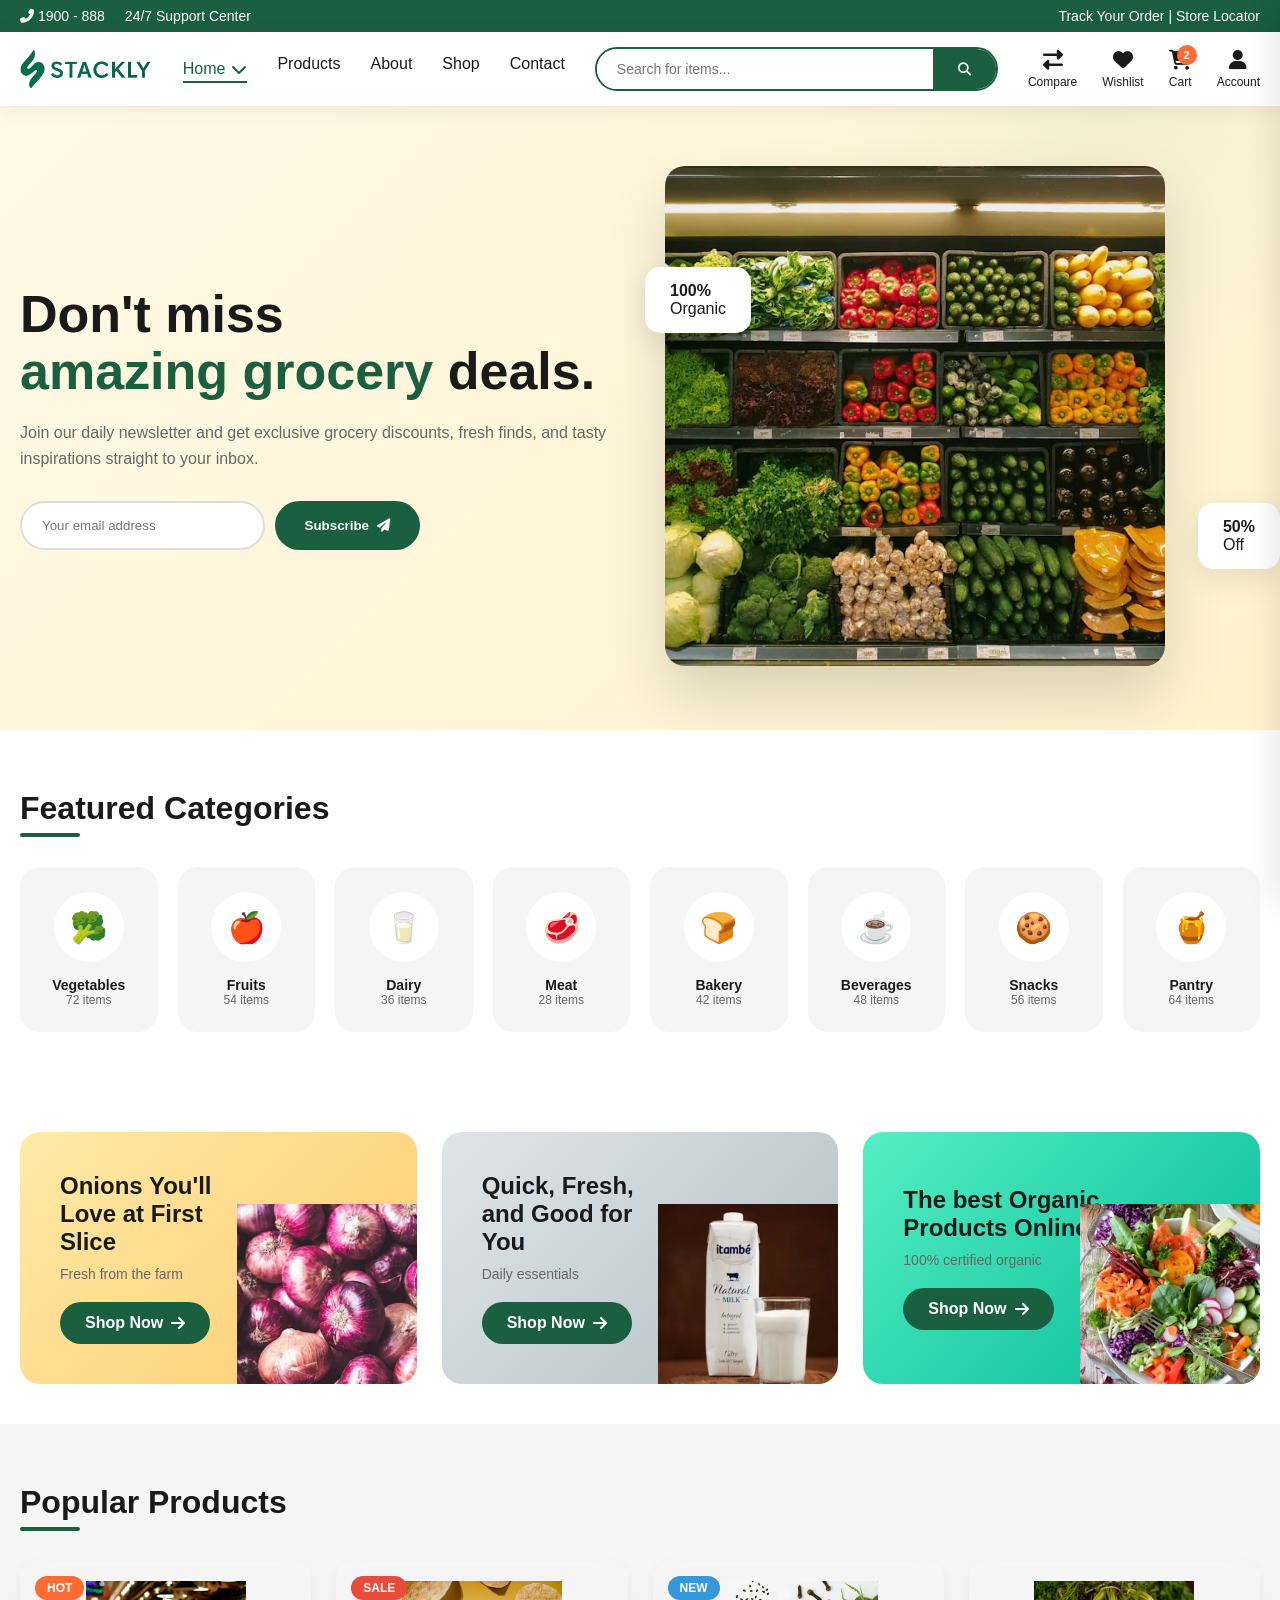
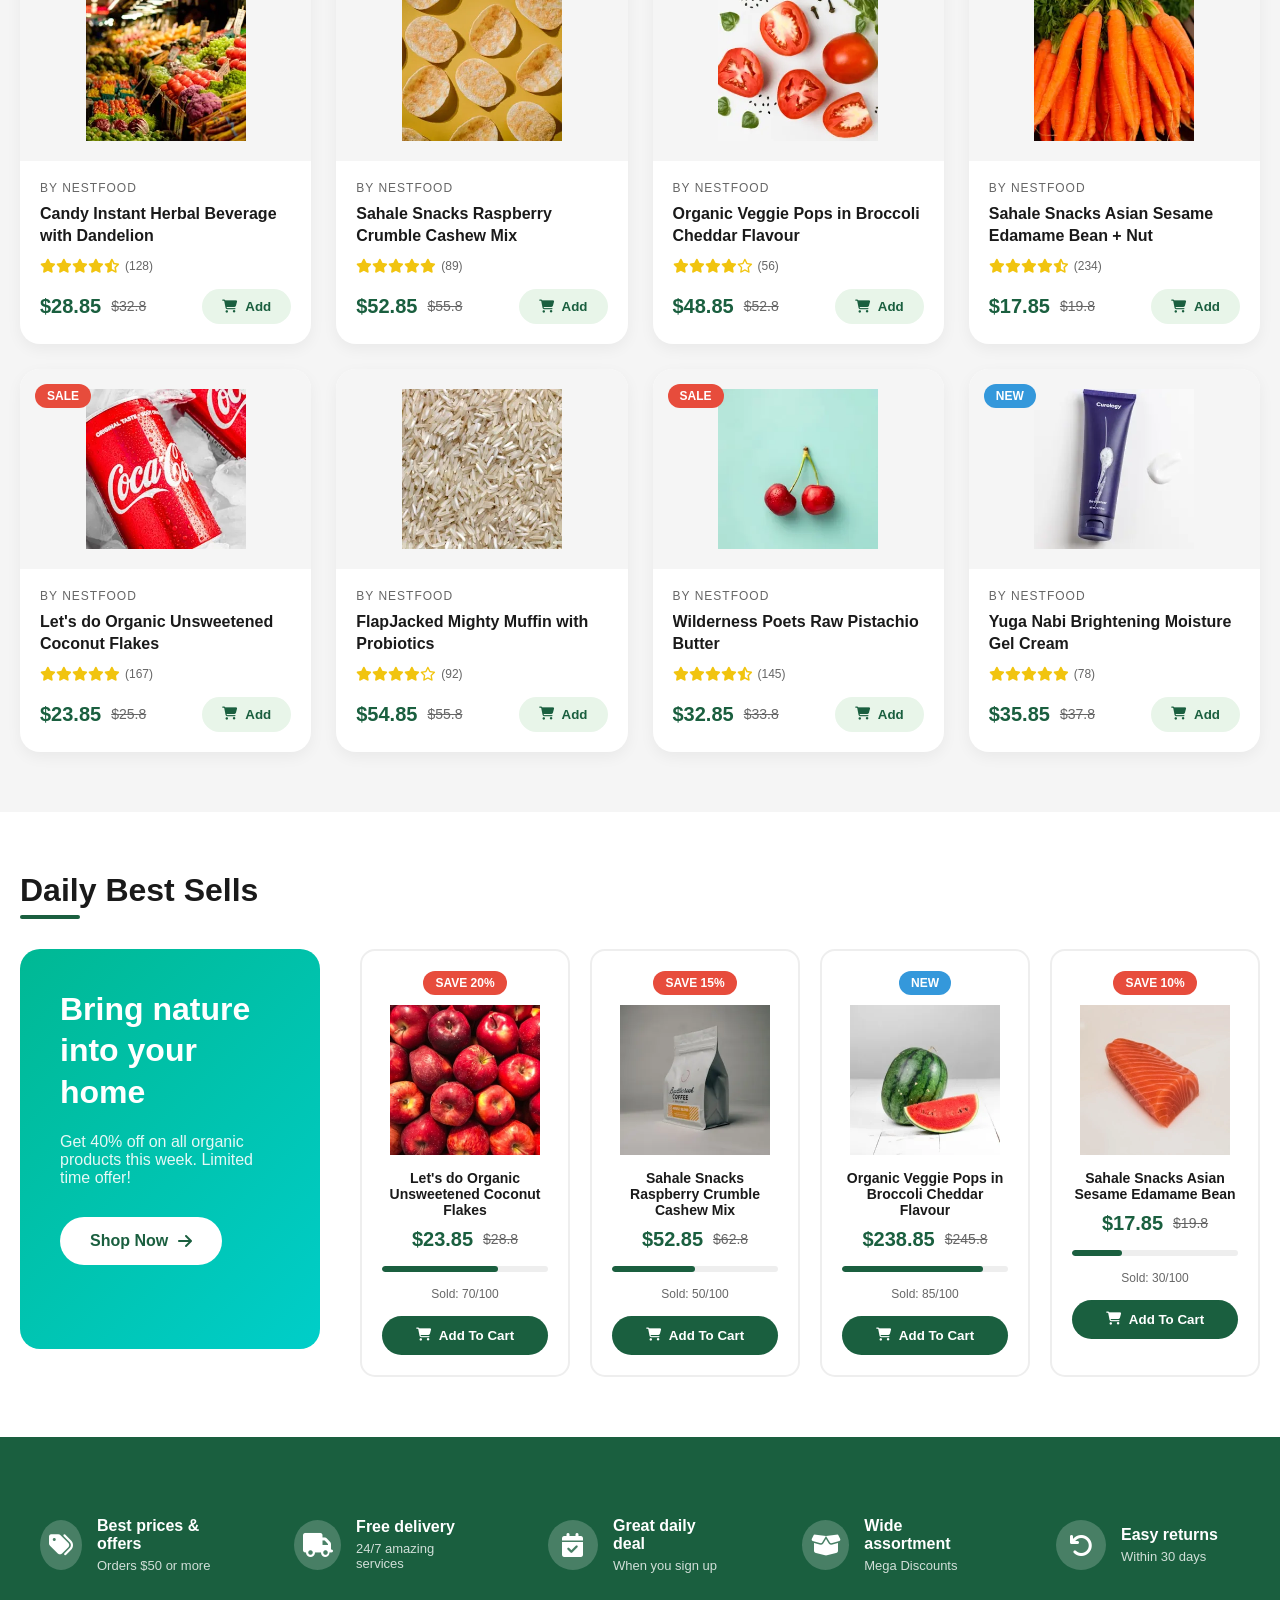
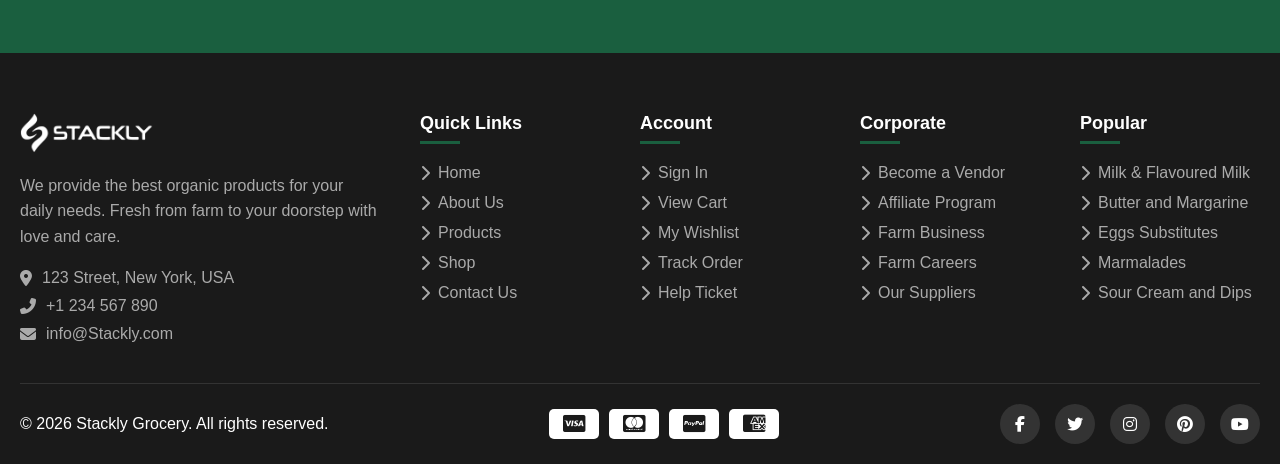
<file: index.html>
<!-- index.html - Enhanced Homepage -->
<!DOCTYPE html>
<html lang="en">
<head>
    <meta charset="UTF-8">
    <meta name="viewport" content="width=device-width, initial-scale=1.0">
    <title>Stackly Grocery - Organic Food Store</title>
    <link rel="stylesheet" href="https://cdnjs.cloudflare.com/ajax/libs/font-awesome/6.4.0/css/all.min.css">
    <style>
        * {
            margin: 0;
            padding: 0;
            box-sizing: border-box;
        }

        :root {
            --primary: #1a5f3f;
            --primary-light: #2d8f5f;
            --secondary: #e8f5e9;
            --accent: #ff6b35;
            --text-dark: #1a1a1a;
            --text-light: #666;
            --white: #ffffff;
            --gray-bg: #f5f5f5;
            --transition: all 0.3s cubic-bezier(0.4, 0, 0.2, 1);
        }

        html {
            scroll-behavior: smooth;
        }
        html,

body {

    width: 100% !important;

    overflow-x: hidden !important;

}
 
        body {
            font-family: 'Segoe UI', Tahoma, Geneva, Verdana, sans-serif;
            color: var(--text-dark);
            overflow-x: hidden;
        }

        /* Loader */
        .loader {
            position: fixed;
            top: 0;
            left: 0;
            width: 100%;
            height: 100%;
            background: white;
            display: flex;
            align-items: center;
            justify-content: center;
            z-index: 9999;
            transition: opacity 0.5s ease;
        }

        .loader.hidden {
            opacity: 0;
            pointer-events: none;
        }

        .loader-circle {
            width: 60px;
            height: 60px;
            border: 4px solid var(--gray-bg);
            border-top-color: var(--primary);
            border-radius: 50%;
            animation: spin 1s linear infinite;
        }

        @keyframes spin {
            to { transform: rotate(360deg); }
        }

        /* Top Bar */
        .top-bar {
            background: var(--primary);
            color: var(--white);
            padding: 8px 0;
            font-size: 14px;
        }

        .container {
            max-width: 1400px;
            margin: 0 auto;
            padding: 0 20px;
        }

        .top-bar-content {
            display: flex;
            justify-content: space-between;
            align-items: center;
        }

        .top-bar-left {
            display: flex;
            align-items: center;
            gap: 20px;
        }

        .top-bar a {
            color: var(--white);
            text-decoration: none;
            transition: var(--transition);
        }

        /* Main Header */
        .main-header {
            background: var(--white);
            box-shadow: 0 2px 20px rgba(0,0,0,0.08);
            position: sticky;
            top: 0;
            z-index: 1000;
            animation: slideDown 0.5s ease;
        }

        @keyframes slideDown {
            from { transform: translateY(-100%); }
            to { transform: translateY(0); }
        }

        .header-content {
            display: flex;
            align-items: center;
            justify-content: space-between;
            padding: 15px 0;
            gap: 30px;
        }

        .logo {
            display: flex;
            align-items: center;
            gap: 10px;
            font-size: 28px;
            font-weight: 800;
            color: var(--primary);
            text-decoration: none;
            transition: var(--transition);
        }

        .logo:hover {
            transform: scale(1.05);
        }

        .logo-img {
            height: 40px;
            width: auto;
        }

        /* Navigation */
        .nav-menu {
            display: flex;
            list-style: none;
            gap: 30px;
        }

        .nav-menu a {
            text-decoration: none;
            color: var(--text-dark);
            font-weight: 500;
            position: relative;
            padding: 5px 0;
            transition: var(--transition);
        }

        .nav-menu a::after {
            content: '';
            position: absolute;
            bottom: 0;
            left: 0;
            width: 0;
            height: 2px;
            background: var(--primary);
            transition: var(--transition);
        }

        .nav-menu a:hover::after,
        .nav-menu a.active::after {
            width: 100%;
        }

        .nav-menu a:hover,
        .nav-menu a.active {
            color: var(--primary);
        }

        .dropdown {
            position: relative;
        }

        .dropdown-menu {
            position: absolute;
            top: 100%;
            left: 0;
            background: #fff;
            list-style: none;
            padding: 10px 0;
            min-width: 160px;
            box-shadow: 0 10px 25px rgba(0,0,0,0.1);
            opacity: 0;
            visibility: hidden;
            transform: translateY(10px);
            transition: 0.3s;
            border-radius: 10px;
        }

        .dropdown:hover .dropdown-menu {
            opacity: 1;
            visibility: visible;
            transform: translateY(0);
        }

        .dropdown-menu li {
            padding: 8px 20px;
        }

        .dropdown-menu li a {
            color: #333;
            text-decoration: none;
            display: block;
        }

        .dropdown > a {
            display: flex;
            align-items: center;
            gap: 6px;
        }

        /* Search Bar with Suggestions */
        .search-container {
            flex: 1;
            max-width: 500px;
            position: relative;
        }

        .search-box {
            display: flex;
            border: 2px solid var(--primary);
            border-radius: 30px;
            overflow: hidden;
            transition: var(--transition);
        }

        .search-box:focus-within {
            box-shadow: 0 0 0 3px rgba(26, 95, 63, 0.1);
        }

        .category-select {
            background: var(--gray-bg);
            border: none;
            padding: 12px 20px;
            cursor: pointer;
            font-weight: 500;
            color: var(--text-dark);
        }

        .search-input {
            flex: 1;
            border: none;
            padding: 12px 20px;
            outline: none;
            font-size: 14px;
        }

        .search-btn {
            background: var(--primary);
            color: white;
            border: none;
            padding: 0 25px;
            cursor: pointer;
            transition: var(--transition);
        }

        .search-btn:hover {
            background: var(--primary-light);
        }

        /* Search Suggestions */
        .search-suggestions {
            position: absolute;
            top: 100%;
            left: 0;
            right: 0;
            background: white;
            border-radius: 15px;
            box-shadow: 0 10px 30px rgba(0,0,0,0.15);
            margin-top: 10px;
            opacity: 0;
            visibility: hidden;
            transform: translateY(-10px);
            transition: var(--transition);
            z-index: 100;
            max-height: 400px;
            overflow-y: auto;
        }

        .search-suggestions.active {
            opacity: 1;
            visibility: visible;
            transform: translateY(0);
        }

        .suggestion-item {
            display: flex;
            align-items: center;
            gap: 15px;
            padding: 12px 20px;
            cursor: pointer;
            transition: var(--transition);
            border-bottom: 1px solid #f0f0f0;
        }

        .suggestion-item:hover {
            background: var(--secondary);
        }

        .suggestion-item img {
            width: 40px;
            height: 40px;
            object-fit: cover;
            border-radius: 8px;
        }

        .suggestion-info h4 {
            font-size: 14px;
            margin-bottom: 3px;
        }

        .suggestion-info span {
            font-size: 12px;
            color: var(--primary);
            font-weight: 600;
        }

        /* Header Actions */
        .header-actions {
            display: flex;
            gap: 25px;
            align-items: center;
        }

        .action-btn {
            display: flex;
            flex-direction: column;
            align-items: center;
            gap: 5px;
            text-decoration: none;
            color: var(--text-dark);
            font-size: 12px;
            position: relative;
            transition: var(--transition);
            cursor: pointer;
            background: none;
            border: none;
        }

        .action-btn:hover {
            color: var(--primary);
            transform: translateY(-2px);
        }

        .action-btn i {
            font-size: 20px;
        }

        .badge {
            position: absolute;
            top: -5px;
            right: -5px;
            background: var(--accent);
            color: white;
            width: 20px;
            height: 20px;
            border-radius: 50%;
            display: flex;
            align-items: center;
            justify-content: center;
            font-size: 11px;
            font-weight: bold;
            animation: pulse 2s infinite;
        }

        @keyframes pulse {
            0%, 100% { transform: scale(1); }
            50% { transform: scale(1.1); }
        }

        /* Hero Section */
        .hero-section {
            background: linear-gradient(135deg, #fff9e6 0%, #fff3cd 100%);
            padding: 60px 0;
            position: relative;
            overflow: hidden;
        }

        .hero-section::before {
            content: '';
            position: absolute;
            top: -50%;
            right: -10%;
            width: 600px;
            height: 600px;
            background: radial-gradient(circle, rgba(26,95,63,0.05) 0%, transparent 70%);
            border-radius: 50%;
            animation: float 6s ease-in-out infinite;
        }

        @keyframes float {
            0%, 100% { transform: translateY(0) rotate(0deg); }
            50% { transform: translateY(-20px) rotate(5deg); }
        }

        .hero-content {
            display: grid;
            grid-template-columns: 1fr 1fr;
            gap: 50px;
            align-items: center;
        }

        .hero-title {
            font-size: 52px;
            font-weight: 800;
            line-height: 1.1;
            margin-bottom: 20px;
            color: var(--text-dark);
        }

        .hero-title span {
            color: var(--primary);
            position: relative;
            display: inline-block;
        }

        .hero-title span::after {
            content: '';
            position: absolute;
            bottom: 5px;
            left: 0;
            width: 100%;
            height: 8px;
            background: rgba(26, 95, 63, 0.2);
            z-index: -1;
            transform: skewX(-10deg);
        }

        .hero-desc {
            font-size: 16px;
            color: var(--text-light);
            margin-bottom: 30px;
            line-height: 1.6;
        }

        .newsletter-form {
            display: flex;
            gap: 10px;
            max-width: 400px;
        }

        .email-input {
            flex: 1;
            padding: 15px 20px;
            border: 2px solid #ddd;
            border-radius: 30px;
            outline: none;
            transition: var(--transition);
        }

        .email-input:focus {
            border-color: var(--primary);
        }

        .subscribe-btn {
            background: var(--primary);
            color: white;
            border: none;
            padding: 15px 30px;
            border-radius: 30px;
            cursor: pointer;
            font-weight: 600;
            display: flex;
            align-items: center;
            gap: 8px;
            transition: var(--transition);
        }

        .subscribe-btn:hover {
            background: var(--primary-light);
            transform: translateY(-2px);
        }

        .hero-image {
            position: relative;
        }

        .hero-img {
            width: 100%;
            max-width: 500px;
            border-radius: 20px;
            box-shadow: 0 30px 60px rgba(0,0,0,0.15);
            transition: var(--transition);
        }

        .hero-img:hover {
            transform: scale(1.02) rotate(1deg);
        }

        .floating-badge {
            position: absolute;
            background: white;
            padding: 15px 25px;
            border-radius: 15px;
            box-shadow: 0 10px 30px rgba(0,0,0,0.1);
            animation: float 3s ease-in-out infinite;
        }

        .badge-1 {
            top: 20%;
            left: -20px;
        }

        .badge-2 {
            bottom: 20%;
            right: -20px;
            animation-delay: 1.5s;
        }

        /* Categories Section */
        .categories-section {
            padding: 60px 0;
            background: var(--white);
        }

        .section-header {
            display: flex;
            justify-content: space-between;
            align-items: center;
            margin-bottom: 40px;
        }

        .section-title {
            font-size: 32px;
            font-weight: 700;
            position: relative;
            display: inline-block;
        }

        .section-title::after {
            content: '';
            position: absolute;
            bottom: -10px;
            left: 0;
            width: 60px;
            height: 4px;
            background: var(--primary);
            border-radius: 2px;
        }

        .categories-grid {
            display: grid;
            grid-template-columns: repeat(auto-fit, minmax(120px, 1fr));
            gap: 20px;
        }

        .category-card {
            background: var(--gray-bg);
            border-radius: 20px;
            padding: 25px 15px;
            text-align: center;
            cursor: pointer;
            transition: var(--transition);
            position: relative;
            overflow: hidden;
            text-decoration: none;
            color: var(--text-dark);
        }

        .category-card::before {
            content: '';
            position: absolute;
            top: 0;
            left: 0;
            width: 100%;
            height: 100%;
            background: var(--primary);
            transform: translateY(100%);
            transition: var(--transition);
            z-index: 0;
        }

        .category-card:hover::before {
            transform: translateY(0);
        }

        .category-card:hover {
            transform: translateY(-10px);
            box-shadow: 0 20px 40px rgba(26, 95, 63, 0.2);
        }

        .category-icon {
            width: 70px;
            height: 70px;
            background: white;
            border-radius: 50%;
            display: flex;
            align-items: center;
            justify-content: center;
            margin: 0 auto 15px;
            font-size: 30px;
            position: relative;
            z-index: 1;
            transition: var(--transition);
        }

        .category-card:hover .category-icon {
            transform: scale(1.1) rotate(5deg);
        }

        .category-name {
            font-weight: 600;
            font-size: 14px;
            position: relative;
            z-index: 1;
            transition: var(--transition);
        }

        .category-card:hover .category-name {
            color: white;
        }

        .category-count {
            font-size: 12px;
            color: var(--text-light);
            position: relative;
            z-index: 1;
            transition: var(--transition);
        }

        .category-card:hover .category-count {
            color: rgba(255,255,255,0.8);
        }

        /* Promo Banners */
        .promo-section {
            padding: 40px 0;
        }

        .promo-grid {
            display: grid;
            grid-template-columns: repeat(3, 1fr);
            gap: 25px;
        }

        .promo-card {
            border-radius: 20px;
            padding: 40px;
            position: relative;
            overflow: hidden;
            min-height: 250px;
            display: flex;
            flex-direction: column;
            justify-content: center;
            transition: var(--transition);
        }

        .promo-card:hover {
            transform: translateY(-5px);
            box-shadow: 0 20px 40px rgba(0,0,0,0.1);
        }

        .promo-1 {
            background: linear-gradient(135deg, #ffeaa7 0%, #fdcb6e 100%);
        }

        .promo-2 {
            background: linear-gradient(135deg, #dfe6e9 0%, #b2bec3 100%);
        }

        .promo-3 {
            background: linear-gradient(135deg, #55efc4 0%, #00b894 100%);
        }

        .promo-title {
            font-size: 24px;
            font-weight: 700;
            margin-bottom: 10px;
            max-width: 200px;
        }

        .promo-desc {
            font-size: 14px;
            color: var(--text-light);
            margin-bottom: 20px;
        }

        .promo-btn {
            background: var(--primary);
            color: white;
            border: none;
            padding: 12px 25px;
            border-radius: 25px;
            cursor: pointer;
            font-weight: 600;
            width: fit-content;
            transition: var(--transition);
            display: flex;
            align-items: center;
            gap: 8px;
            text-decoration: none;
        }

        .promo-btn:hover {
            background: var(--text-dark);
            transform: translateX(5px);
        }

        .promo-img {
            position: absolute;
            right: -20px;
            bottom: -20px;
            width: 200px;
            height: 200px;
            object-fit: contain;
            transition: var(--transition);
        }

        .promo-card:hover .promo-img {
            transform: scale(1.1) rotate(5deg);
        }

        /* Products Section */
        .products-section {
            padding: 60px 0;
            background: var(--gray-bg);
        }

        .tabs-container {
            display: flex;
            gap: 30px;
            margin-bottom: 40px;
            border-bottom: 2px solid #ddd;
            padding-bottom: 15px;
            overflow-x: auto;
        }

        .tab {
            background: none;
            border: none;
            font-size: 16px;
            font-weight: 600;
            color: var(--text-light);
            cursor: pointer;
            position: relative;
            transition: var(--transition);
            padding: 5px 0;
            white-space: nowrap;
        }

        .tab.active {
            color: var(--primary);
        }

        .tab::after {
            content: '';
            position: absolute;
            bottom: -17px;
            left: 0;
            width: 0;
            height: 3px;
            background: var(--primary);
            transition: var(--transition);
        }

        .tab.active::after,
        .tab:hover::after {
            width: 100%;
        }

        .products-grid {
            display: grid;
            grid-template-columns: repeat(auto-fill, minmax(260px, 1fr));
            gap: 25px;
        }

        .product-card {
            background: white;
            border-radius: 20px;
            overflow: hidden;
            transition: var(--transition);
            position: relative;
            box-shadow: 0 5px 15px rgba(0,0,0,0.05);
        }

        .product-card:hover {
            transform: translateY(-10px);
            box-shadow: 0 20px 40px rgba(0,0,0,0.1);
        }

        .product-badge {
            position: absolute;
            top: 15px;
            left: 15px;
            background: var(--accent);
            color: white;
            padding: 5px 12px;
            border-radius: 20px;
            font-size: 12px;
            font-weight: 600;
            z-index: 2;
            text-transform: uppercase;
        }

        .product-badge.sale {
            background: #e74c3c;
        }

        .product-badge.new {
            background: #3498db;
        }

        .product-actions {
            position: absolute;
            top: 15px;
            right: 15px;
            display: flex;
            flex-direction: column;
            gap: 10px;
            opacity: 0;
            transform: translateX(20px);
            transition: var(--transition);
            z-index: 2;
        }

        .product-card:hover .product-actions {
            opacity: 1;
            transform: translateX(0);
        }

        .action-icon {
            width: 40px;
            height: 40px;
            background: white;
            border-radius: 50%;
            display: flex;
            align-items: center;
            justify-content: center;
            cursor: pointer;
            box-shadow: 0 5px 15px rgba(0,0,0,0.1);
            transition: var(--transition);
            color: var(--text-dark);
            border: none;
            font-size: 16px;
            text-decoration: none;
        }

        .action-icon:hover {
            background: var(--primary);
            color: white;
            transform: scale(1.1);
        }

        .action-icon.active {
            background: #e74c3c;
            color: white;
        }

        .action-icon.compare-active {
            background: #3498db;
            color: white;
        }

        .product-image {
            height: 200px;
            display: flex;
            align-items: center;
            justify-content: center;
            background: var(--gray-bg);
            position: relative;
            overflow: hidden;
        }

        .product-image img {
            max-height: 80%;
            transition: var(--transition);
        }

        .product-card:hover .product-image img {
            transform: scale(1.1);
        }

        .product-info {
            padding: 20px;
        }

        .product-category {
            font-size: 12px;
            color: var(--text-light);
            text-transform: uppercase;
            letter-spacing: 1px;
            margin-bottom: 8px;
        }

        .product-name {
            font-size: 16px;
            font-weight: 600;
            margin-bottom: 10px;
            line-height: 1.4;
            display: -webkit-box;
            -webkit-line-clamp: 2;
            -webkit-box-orient: vertical;
            overflow: hidden;
        }

        .product-rating {
            display: flex;
            align-items: center;
            gap: 5px;
            margin-bottom: 15px;
        }

        .stars {
            color: #f1c40f;
            font-size: 14px;
        }

        .rating-count {
            font-size: 12px;
            color: var(--text-light);
        }

        .product-footer {
            display: flex;
            justify-content: space-between;
            align-items: center;
        }

        .product-price {
            display: flex;
            align-items: center;
            gap: 10px;
        }

        .current-price {
            font-size: 20px;
            font-weight: 700;
            color: var(--primary);
        }

        .old-price {
            font-size: 14px;
            color: var(--text-light);
            text-decoration: line-through;
        }

        .add-to-cart {
            background: var(--secondary);
            color: var(--primary);
            border: none;
            padding: 10px 20px;
            border-radius: 25px;
            cursor: pointer;
            font-weight: 600;
            display: flex;
            align-items: center;
            gap: 8px;
            transition: var(--transition);
        }

        .add-to-cart:hover {
            background: var(--primary);
            color: white;
            transform: scale(1.05);
        }

        /* Daily Best Sells */
        .daily-section {
            padding: 60px 0;
            background: white;
        }

        .daily-grid {
            display: grid;
            grid-template-columns: 300px 1fr;
            gap: 40px;
            align-items: start;
        }

        .daily-banner {
            background: linear-gradient(135deg, #00b894 0%, #00cec9 100%);
            border-radius: 20px;
            padding: 40px;
            color: white;
            position: relative;
            overflow: hidden;
            min-height: 400px;
        }

        .daily-banner h3 {
            font-size: 32px;
            margin-bottom: 20px;
            line-height: 1.3;
        }

        .daily-banner p {
            margin-bottom: 30px;
            opacity: 0.9;
        }

        .shop-now-btn {
            background: white;
            color: var(--primary);
            border: none;
            padding: 15px 30px;
            border-radius: 30px;
            font-weight: 600;
            cursor: pointer;
            transition: var(--transition);
            display: flex;
            align-items: center;
            gap: 10px;
            text-decoration: none;
            width: fit-content;
        }

        .shop-now-btn:hover {
            transform: translateX(5px);
            box-shadow: 0 10px 30px rgba(0,0,0,0.2);
        }

        .daily-products {
            display: grid;
            grid-template-columns: repeat(auto-fill, minmax(200px, 1fr));
            gap: 20px;
        }

        .daily-product-card {
            background: white;
            border: 2px solid #eee;
            border-radius: 15px;
            padding: 20px;
            text-align: center;
            transition: var(--transition);
            position: relative;
        }

        .daily-product-card:hover {
            border-color: var(--primary);
            transform: translateY(-5px);
            box-shadow: 0 15px 30px rgba(0,0,0,0.1);
        }

        .daily-product-img {
            height: 150px;
            display: flex;
            align-items: center;
            justify-content: center;
            margin-bottom: 15px;
        }

        .daily-product-img img {
            max-height: 100%;
            transition: var(--transition);
        }

        .daily-product-card:hover .daily-product-img img {
            transform: scale(1.1);
        }

        .progress-bar {
            height: 6px;
            background: #eee;
            border-radius: 3px;
            margin: 15px 0;
            overflow: hidden;
        }

        .progress-fill {
            height: 100%;
            background: var(--primary);
            border-radius: 3px;
            transition: width 1s ease;
        }

        .stock-info {
            font-size: 12px;
            color: var(--text-light);
            margin-bottom: 15px;
        }

        .add-cart-btn {
            width: 100%;
            background: var(--primary);
            color: white;
            border: none;
            padding: 12px;
            border-radius: 25px;
            cursor: pointer;
            font-weight: 600;
            transition: var(--transition);
            display: flex;
            align-items: center;
            justify-content: center;
            gap: 8px;
        }

        .add-cart-btn:hover {
            background: var(--primary-light);
            transform: scale(1.02);
        }

        /* Features Section */
        .features-section {
            background: var(--primary);
            padding: 60px 0;
            color: white;
        }

        .features-grid {
            display: grid;
            grid-template-columns: repeat(5, 1fr);
            gap: 30px;
        }

        .feature-item {
            display: flex;
            align-items: center;
            gap: 15px;
            padding: 20px;
            border-radius: 15px;
            transition: var(--transition);
        }

        .feature-item:hover {
            background: rgba(255,255,255,0.1);
            transform: translateY(-5px);
        }

        .feature-icon {
            width: 50px;
            height: 50px;
            background: rgba(255,255,255,0.2);
            border-radius: 50%;
            display: flex;
            align-items: center;
            justify-content: center;
            font-size: 24px;
        }

        .feature-text h4 {
            font-size: 16px;
            margin-bottom: 5px;
        }

        .feature-text p {
            font-size: 13px;
            opacity: 0.8;
        }

        /* Footer */
        .footer {
            background: #1a1a1a;
            color: white;
            padding: 60px 0 20px;
        }

        .footer-grid {
            display: grid;
            grid-template-columns: 2fr 1fr 1fr 1fr 1fr;
            gap: 40px;
            margin-bottom: 40px;
        }

        .footer-brand .logo {
            color: white;
            margin-bottom: 20px;
        }

        .footer-desc {
            color: #aaa;
            line-height: 1.6;
            margin-bottom: 20px;
        }

        .footer-contact {
            display: flex;
            flex-direction: column;
            gap: 10px;
        }

        .contact-item {
            display: flex;
            align-items: center;
            gap: 10px;
            color: #aaa;
        }

        .footer-title {
            font-size: 18px;
            font-weight: 600;
            margin-bottom: 20px;
            position: relative;
            padding-bottom: 10px;
        }

        .footer-title::after {
            content: '';
            position: absolute;
            bottom: 0;
            left: 0;
            width: 40px;
            height: 3px;
            background: var(--primary);
        }

        .footer-links {
            list-style: none;
        }

        .footer-links li {
            margin-bottom: 12px;
        }

        .footer-links a {
            color: #aaa;
            text-decoration: none;
            transition: var(--transition);
            display: flex;
            align-items: center;
            gap: 8px;
        }

        .footer-links a:hover {
            color: white;
            transform: translateX(5px);
        }

        .footer-bottom {
            border-top: 1px solid #333;
            padding-top: 20px;
            display: flex;
            justify-content: space-between;
            align-items: center;
            flex-wrap: wrap;
            gap: 20px;
        }

        .payment-methods {
            display: flex;
            gap: 10px;
        }

        .payment-icon {
            width: 50px;
            height: 30px;
            background: white;
            border-radius: 5px;
            display: flex;
            align-items: center;
            justify-content: center;
            font-size: 20px;
            color: #1a1a1a;
        }

        .social-links {
            display: flex;
            gap: 15px;
        }

        .social-link {
            width: 40px;
            height: 40px;
            background: #333;
            border-radius: 50%;
            display: flex;
            align-items: center;
            justify-content: center;
            color: white;
            text-decoration: none;
            transition: var(--transition);
        }

        .social-link:hover {
            background: var(--primary);
            transform: translateY(-3px);
        }

        /* Mobile Menu */
        .mobile-menu-btn {
            display: none;
            background: none;
            border: none;
            font-size: 24px;
            cursor: pointer;
            color: var(--primary);
        }

        /* Wishlist Sidebar */
        .wishlist-sidebar {
            position: fixed;
            top: 0;
            right: -400px;
            width: 400px;
            height: 100vh;
            background: white;
            box-shadow: -5px 0 30px rgba(0,0,0,0.1);
            z-index: 1001;
            transition: var(--transition);
            display: flex;
            flex-direction: column;
        }

        .wishlist-sidebar.active {
            right: 0;
        }

        .wishlist-header {
            padding: 25px;
            border-bottom: 1px solid #eee;
            display: flex;
            justify-content: space-between;
            align-items: center;
        }

        .wishlist-header h3 {
            font-size: 20px;
            display: flex;
            align-items: center;
            gap: 10px;
        }

        .close-wishlist {
            background: none;
            border: none;
            font-size: 24px;
            cursor: pointer;
            color: var(--text-light);
            transition: var(--transition);
        }

        .close-wishlist:hover {
            color: #e74c3c;
            transform: rotate(90deg);
        }

        .wishlist-items {
            flex: 1;
            overflow-y: auto;
            padding: 20px;
        }

        .wishlist-item {
            display: flex;
            gap: 15px;
            padding: 15px;
            background: var(--gray-bg);
            border-radius: 15px;
            margin-bottom: 15px;
            transition: var(--transition);
            animation: slideInRight 0.3s ease;
        }

        @keyframes slideInRight {
            from { opacity: 0; transform: translateX(20px); }
            to { opacity: 1; transform: translateX(0); }
        }

        .wishlist-item:hover {
            transform: translateX(-5px);
        }

        .wishlist-item img {
            width: 80px;
            height: 80px;
            object-fit: cover;
            border-radius: 10px;
        }

        .wishlist-item-info {
            flex: 1;
        }

        .wishlist-item-info h4 {
            font-size: 14px;
            margin-bottom: 5px;
        }

        .wishlist-item-info .price {
            color: var(--primary);
            font-weight: 700;
            font-size: 16px;
        }

        .wishlist-item-actions {
            display: flex;
            flex-direction: column;
            gap: 10px;
        }

        .wishlist-item-actions button {
            width: 35px;
            height: 35px;
            border-radius: 8px;
            border: none;
            cursor: pointer;
            transition: var(--transition);
        }

        .btn-add-cart {
            background: var(--primary);
            color: white;
        }

        .btn-remove {
            background: #fee;
            color: #e74c3c;
        }

        .wishlist-empty {
            text-align: center;
            padding: 60px 20px;
            color: var(--text-light);
        }

        .wishlist-empty i {
            font-size: 48px;
            margin-bottom: 15px;
            color: #ddd;
        }

        .overlay {
            position: fixed;
            top: 0;
            left: 0;
            width: 100%;
            height: 100%;
            background: rgba(0,0,0,0.5);
            z-index: 1000;
            opacity: 0;
            visibility: hidden;
            transition: var(--transition);
        }

        .overlay.active {
            opacity: 1;
            visibility: visible;
        }

        /* Compare Bar */
        .compare-bar {
            position: fixed;
            bottom: 30px;
            left: 50%;
            transform: translateX(-50%) translateY(100px);
            background: white;
            padding: 20px 30px;
            border-radius: 15px;
            box-shadow: 0 10px 40px rgba(0,0,0,0.2);
            display: flex;
            align-items: center;
            gap: 20px;
            z-index: 999;
            transition: var(--transition);
            opacity: 0;
        }

        .compare-bar.active {
            transform: translateX(-50%) translateY(0);
            opacity: 1;
        }

        .compare-items {
            display: flex;
            gap: 10px;
        }

        .compare-thumb {
            width: 50px;
            height: 50px;
            border-radius: 10px;
            object-fit: cover;
            border: 2px solid var(--primary);
        }

        .compare-actions {
            display: flex;
            gap: 10px;
        }

        .btn-compare {
            background: var(--primary);
            color: white;
            border: none;
            padding: 12px 25px;
            border-radius: 10px;
            cursor: pointer;
            font-weight: 600;
            transition: var(--transition);
        }

        .btn-compare:hover {
            background: var(--primary-light);
        }

        .btn-clear {
            background: #eee;
            color: var(--text-dark);
            border: none;
            padding: 12px 20px;
            border-radius: 10px;
            cursor: pointer;
            transition: var(--transition);
        }

        /* Compare Modal */
        .compare-modal {
            position: fixed;
            top: 0;
            left: 0;
            width: 100%;
            height: 100%;
            background: rgba(0,0,0,0.8);
            z-index: 2000;
            display: flex;
            align-items: center;
            justify-content: center;
            opacity: 0;
            visibility: hidden;
            transition: var(--transition);
        }

        .compare-modal.active {
            opacity: 1;
            visibility: visible;
        }

        .compare-content {
            background: white;
            border-radius: 20px;
            width: 90%;
            max-width: 1000px;
            max-height: 90vh;
            overflow: hidden;
            transform: scale(0.9);
            transition: var(--transition);
        }

        .compare-modal.active .compare-content {
            transform: scale(1);
        }

        .compare-header {
            padding: 25px;
            border-bottom: 1px solid #eee;
            display: flex;
            justify-content: space-between;
            align-items: center;
        }

        .compare-body {
            padding: 25px;
            overflow-x: auto;
        }

        .compare-table {
            width: 100%;
            border-collapse: collapse;
        }

        .compare-table th,
        .compare-table td {
            padding: 20px;
            text-align: center;
            border-bottom: 1px solid #eee;
        }

        .compare-table th {
            background: var(--gray-bg);
            font-weight: 600;
        }

        .compare-product {
            text-align: center;
        }

        .compare-product img {
            width: 100px;
            height: 100px;
            object-fit: cover;
            border-radius: 15px;
            margin-bottom: 10px;
        }

        .compare-product h4 {
            font-size: 14px;
            margin-bottom: 5px;
        }

        .btn-close-modal {
            background: none;
            border: none;
            font-size: 28px;
            cursor: pointer;
            color: var(--text-light);
        }

        /* Toast Notification */
        .toast {
            position: fixed;
            top: 100px;
            right: 30px;
            background: white;
            padding: 20px 25px;
            border-radius: 15px;
            box-shadow: 0 10px 30px rgba(0,0,0,0.15);
            display: flex;
            align-items: center;
            gap: 15px;
            z-index: 3000;
            transform: translateX(400px);
            transition: var(--transition);
        }

        .toast.show {
            transform: translateX(0);
        }

        .toast-icon {
            width: 45px;
            height: 45px;
            border-radius: 50%;
            display: flex;
            align-items: center;
            justify-content: center;
            font-size: 20px;
        }

        .toast.success .toast-icon { background: var(--secondary); color: var(--primary); }
        .toast.error .toast-icon { background: #fee; color: #e74c3c; }

        .toast-content h4 {
            font-size: 16px;
            margin-bottom: 3px;
        }

        .toast-content p {
            font-size: 13px;
            color: var(--text-light);
        }

        /* Responsive Design */
        @media (max-width: 1200px) {
            .promo-grid {
                grid-template-columns: 1fr;
            }
            .features-grid {
                grid-template-columns: repeat(3, 1fr);
            }
            .footer-grid {
                grid-template-columns: repeat(2, 1fr);
            }
            .daily-grid {
                grid-template-columns: 1fr;
            }
        }

        @media (max-width: 768px) {
            .mobile-menu-btn {
                display: block;
            }
            .nav-menu {
                display: none;
                position: absolute;
                top: 100%;
                left: 0;
                width: 100%;
                background: white;
                flex-direction: column;
                padding: 20px;
                box-shadow: 0 10px 30px rgba(0,0,0,0.1);
            }
            .nav-menu.active {
                display: flex;
            }
            .search-container {
                order: 3;
                width: 100%;
                max-width: none;
                margin-top: 15px;
            }
            .hero-content {
                grid-template-columns: 1fr;
                text-align: center;
            }
            .hero-title {
                font-size: 36px;
            }
            .newsletter-form {
                margin: 0 auto;
            }
            .hero-image {
                order: -1;
            }
            .categories-grid {
                grid-template-columns: repeat(2, 1fr);
            }
            .features-grid {
                grid-template-columns: repeat(2, 1fr);
            }
            .footer-grid {
                grid-template-columns: 1fr;
            }
            .wishlist-sidebar {
                width: 100%;
                right: -100%;
            }
        }

        @media (max-width: 480px) {
            .hero-title {
                font-size: 28px;
            }
            .products-grid {
                grid-template-columns: 1fr;
            }
            .features-grid {
                grid-template-columns: 1fr;
            }
            .section-header {
                flex-direction: column;
                gap: 20px;
                text-align: center;
            }
        }

        /* Scroll Animation */
        .fade-in {
            opacity: 0;
            transform: translateY(30px);
            transition: opacity 0.6s ease, transform 0.6s ease;
        }

        .fade-in.visible {
            opacity: 1;
            transform: translateY(0);
        }
        @media (max-width: 768px) {

    .header-content{
        flex-wrap: wrap;
        gap: 15px;
    }

    .logo{
        flex: 1;
    }

    .header-actions{
        width: 100%;
        justify-content: space-around;
        gap: 10px;
        margin-top: 10px;
    }

    .action-btn{
        font-size: 11px;
    }

    .action-btn i{
        font-size: 18px;
    }

    .search-container{
        width: 100%;
        order: 3;
    }

    .hero-section{
        padding: 30px 0;
    }

    .hero-content{
        grid-template-columns: 1fr;
        gap: 20px;
    }

    .hero-image{
        order: -1;
    }

    .hero-img{
        max-width: 100%;
        height: auto;
    }

    .floating-badge{
        display: none;
    }
}
@media (max-width:768px){

    .nav-menu{
        display:none;
        flex-direction:column;
        width:100%;
        background:#fff;
    }

    .nav-menu.active{
        display:flex;
    }

    .dropdown{
        width:100%;
    }

    .dropdown-menu{
        position:static !important;
        opacity:1 !important;
        visibility:visible !important;
        transform:none !important;
        box-shadow:none !important;
        padding-left:20px;
        margin-top:5px;
        display:none;
        background:#f8f8f8;
    }

    .dropdown.active .dropdown-menu{
        display:block;
    }
}
    </style>
</head>
<body>
    <!-- Loader -->
    <div class="loader" id="loader">
        <div class="loader-circle"></div>
    </div>

    <!-- Top Bar -->
    <div class="top-bar">
        <div class="container">
            <div class="top-bar-content">
                <div class="top-bar-left">
                    <span><i class="fas fa-phone-alt"></i> 1900 - 888</span>
                    <span>24/7 Support Center</span>
                </div>
                <div class="top-bar-right">
                    <a href="404.html">Track Your Order</a> | 
                    <a href="404.html">Store Locator</a>
                </div>
            </div>
        </div>
    </div>

    <!-- Main Header -->
    <header class="main-header">
        <div class="container">
            <div class="header-content">
                <a href="index.html" class="logo">
                    <img src="image/logo.webp" alt="Stackly Logo" class="logo-img">
                </a>

                <button class="mobile-menu-btn" onclick="toggleMenu()">
                    <i class="fas fa-bars"></i>
                </button>

                <nav>
                    <ul class="nav-menu" id="navMenu">
                        <li class="dropdown">
                            <a href="#" class="active">Home <i class="fas fa-chevron-down"></i></a>
                            <ul class="dropdown-menu">
                                <li><a href="index.html">Home 1</a></li>
                                <li><a href="home2.html">Home 2</a></li>
                            </ul>
                        </li>
                        <li><a href="products.html">Products</a></li>
                        <li><a href="about.html">About</a></li>
                        <li><a href="shop.html">Shop</a></li>
                        <li><a href="contact.html">Contact</a></li>
                    </ul>
                </nav>

                <!-- Search with Suggestions -->
                <div class="search-container">
                    <div class="search-box">
                        
                        <input type="text" class="search-input" id="searchInput" placeholder="Search for items..." autocomplete="off">
                        <button class="search-btn" onclick="performSearch()"><i class="fas fa-search"></i></button>
                    </div>
                    <div class="search-suggestions" id="searchSuggestions"></div>
                </div>

                <div class="header-actions">
                    <button class="action-btn" onclick="toggleCompareBar()">
                        <i class="fas fa-exchange-alt"></i>
                        <span>Compare</span>
                        <span class="badge" id="compareBadge" style="display: none;">0</span>
                    </button>
                    <button class="action-btn" onclick="toggleWishlist()">
                        <i class="fas fa-heart"></i>
                        <span>Wishlist</span>
                        <span class="badge" id="wishlistBadge" style="display: none;">0</span>
                    </button>
                    <a href="cart.html" class="action-btn">
                        <i class="fas fa-shopping-cart"></i>
                        <span>Cart</span>
                        <span class="badge" id="cartBadge">2</span>
                    </a>
                    <a href="login.html" class="action-btn">
                        <i class="fas fa-user"></i>
                        <span>Account</span>
                    </a>
                </div>
            </div>
        </div>
    </header>

    <!-- Hero Section -->
    <section class="hero-section">
        <div class="container">
            <div class="hero-content">
                <div class="hero-text">
                    <h1 class="hero-title">Don't miss <span>amazing grocery</span> deals.</h1>
                    <p class="hero-desc">Join our daily newsletter and get exclusive grocery discounts, fresh finds, and tasty inspirations straight to your inbox.</p>
                    <form class="newsletter-form" onsubmit="subscribeNewsletter(event)">
                        <input type="email" class="email-input" placeholder="Your email address" required>
                        <button type="submit" class="subscribe-btn">
                            Subscribe <i class="fas fa-paper-plane"></i>
                        </button>
                    </form>
                </div>
                <div class="hero-image">
                    <img src="image/hero-1.webp" alt="Fresh Groceries" class="hero-img">
                    <div class="floating-badge badge-1">
                        <strong>100%</strong><br>Organic
                    </div>
                    <div class="floating-badge badge-2">
                        <strong>50%</strong><br>Off
                    </div>
                </div>
            </div>
        </div>
    </section>

    <!-- Categories Section -->
    <section class="categories-section">
        <div class="container">
            <div class="section-header">
                <h2 class="section-title">Featured Categories</h2>
            </div>
            <div class="categories-grid">
                <a href="shop.html?category=vegetables" class="category-card fade-in">
                    <div class="category-icon">🥦</div>
                    <div class="category-name">Vegetables</div>
                    <div class="category-count">72 items</div>
                </a>
                <a href="shop.html?category=fruits" class="category-card fade-in">
                    <div class="category-icon">🍎</div>
                    <div class="category-name">Fruits</div>
                    <div class="category-count">54 items</div>
                </a>
                <a href="shop.html?category=dairy" class="category-card fade-in">
                    <div class="category-icon">🥛</div>
                    <div class="category-name">Dairy</div>
                    <div class="category-count">36 items</div>
                </a>
                <a href="shop.html?category=meat" class="category-card fade-in">
                    <div class="category-icon">🥩</div>
                    <div class="category-name">Meat</div>
                    <div class="category-count">28 items</div>
                </a>
                <a href="shop.html?category=bakery" class="category-card fade-in">
                    <div class="category-icon">🍞</div>
                    <div class="category-name">Bakery</div>
                    <div class="category-count">42 items</div>
                </a>
                <a href="shop.html?category=beverages" class="category-card fade-in">
                    <div class="category-icon">☕</div>
                    <div class="category-name">Beverages</div>
                    <div class="category-count">48 items</div>
                </a>
                <a href="shop.html?category=snacks" class="category-card fade-in">
                    <div class="category-icon">🍪</div>
                    <div class="category-name">Snacks</div>
                    <div class="category-count">56 items</div>
                </a>
                <a href="shop.html?category=pantry" class="category-card fade-in">
                    <div class="category-icon">🍯</div>
                    <div class="category-name">Pantry</div>
                    <div class="category-count">64 items</div>
                </a>
            </div>
        </div>
    </section>

    <!-- Promo Banners -->
    <section class="promo-section">
        <div class="container">
            <div class="promo-grid">
                <div class="promo-card promo-1 fade-in">
                    <h3 class="promo-title">Onions You'll Love at First Slice</h3>
                    <p class="promo-desc">Fresh from the farm</p>
                    <a href="shop.html?category=vegetables" class="promo-btn">Shop Now <i class="fas fa-arrow-right"></i></a>
                    <img src="image/card-1.webp" alt="Onions" class="promo-img">
                </div>
                <div class="promo-card promo-2 fade-in">
                    <h3 class="promo-title">Quick, Fresh, and Good for You</h3>
                    <p class="promo-desc">Daily essentials</p>
                    <a href="shop.html?category=dairy" class="promo-btn">Shop Now <i class="fas fa-arrow-right"></i></a>
                    <img src="image/card-2.webp" alt="Milk" class="promo-img">
                </div>
                <div class="promo-card promo-3 fade-in">
                    <h3 class="promo-title">The best Organic Products Online</h3>
                    <p class="promo-desc">100% certified organic</p>
                    <a href="shop.html" class="promo-btn">Shop Now <i class="fas fa-arrow-right"></i></a>
                    <img src="image/card-3.webp" alt="Vegetables" class="promo-img">
                </div>
            </div>
        </div>
    </section>

    <!-- Products Section -->
    <section class="products-section">
        <div class="container">
            <div class="section-header">
                <h2 class="section-title">Popular Products</h2>
            </div>
            
            <div class="products-grid" id="popularProducts">
                <!-- Products populated by JS -->
            </div>
        </div>
    </section>

    <!-- Daily Best Sells -->
    <section class="daily-section">
        <div class="container">
            <div class="section-header">
                <h2 class="section-title">Daily Best Sells</h2>
                
            </div>
            <div class="daily-grid">
                <div class="daily-banner fade-in">
                    <h3>Bring nature into your home</h3>
                    <p>Get 40% off on all organic products this week. Limited time offer!</p>
                    <a href="shop.html" class="shop-now-btn">Shop Now <i class="fas fa-arrow-right"></i></a>
                </div>
                <div class="daily-products" id="dailyProducts">
                    <!-- Daily products populated by JS -->
                </div>
            </div>
        </div>
    </section>

    <!-- Features Section -->
    <section class="features-section">
        <div class="container">
            <div class="features-grid">
                <div class="feature-item fade-in">
                    <div class="feature-icon"><i class="fas fa-tags"></i></div>
                    <div class="feature-text">
                        <h4>Best prices & offers</h4>
                        <p>Orders $50 or more</p>
                    </div>
                </div>
                <div class="feature-item fade-in">
                    <div class="feature-icon"><i class="fas fa-truck"></i></div>
                    <div class="feature-text">
                        <h4>Free delivery</h4>
                        <p>24/7 amazing services</p>
                    </div>
                </div>
                <div class="feature-item fade-in">
                    <div class="feature-icon"><i class="fas fa-calendar-check"></i></div>
                    <div class="feature-text">
                        <h4>Great daily deal</h4>
                        <p>When you sign up</p>
                    </div>
                </div>
                <div class="feature-item fade-in">
                    <div class="feature-icon"><i class="fas fa-box-open"></i></div>
                    <div class="feature-text">
                        <h4>Wide assortment</h4>
                        <p>Mega Discounts</p>
                    </div>
                </div>
                <div class="feature-item fade-in">
                    <div class="feature-icon"><i class="fas fa-undo"></i></div>
                    <div class="feature-text">
                        <h4>Easy returns</h4>
                        <p>Within 30 days</p>
                    </div>
                </div>
            </div>
        </div>
    </section>

    <!-- Footer -->
    <footer class="footer">
        <div class="container">
            <div class="footer-grid">
                <div class="footer-brand">
                    <a href="index.html" class="logo">
                        <img src="image/logo-white.png" alt="Stackly Logo" class="logo-img">
                    </a>
                    <p class="footer-desc">We provide the best organic products for your daily needs. Fresh from farm to your doorstep with love and care.</p>
                    <div class="footer-contact">
                        <div class="contact-item">
                            <i class="fas fa-map-marker-alt"></i>
                            <span>123 Street, New York, USA</span>
                        </div>
                        <div class="contact-item">
                            <i class="fas fa-phone-alt"></i>
                            <span>+1 234 567 890</span>
                        </div>
                        <div class="contact-item">
                            <i class="fas fa-envelope"></i>
                            <span>info@Stackly.com</span>
                        </div>
                    </div>
                </div>
                <div class="footer-column">
                    <h4 class="footer-title">Quick Links</h4>
                    <ul class="footer-links">
                        <li><a href="index.html"><i class="fas fa-chevron-right"></i> Home</a></li>
                        <li><a href="about.html"><i class="fas fa-chevron-right"></i> About Us</a></li>
                        <li><a href="products.html"><i class="fas fa-chevron-right"></i> Products</a></li>
                        <li><a href="shop.html"><i class="fas fa-chevron-right"></i> Shop</a></li>
                        <li><a href="contact.html"><i class="fas fa-chevron-right"></i> Contact Us</a></li>
                    </ul>
                </div>
                <div class="footer-column">
                    <h4 class="footer-title">Account</h4>
                    <ul class="footer-links">
                        <li><a href="login.html"><i class="fas fa-chevron-right"></i> Sign In</a></li>
                        <li><a href="cart.html"><i class="fas fa-chevron-right"></i> View Cart</a></li>
                        <li><a href="#" onclick="toggleWishlist(); return false;"><i class="fas fa-chevron-right"></i> My Wishlist</a></li>
                        <li><a href="404.html"><i class="fas fa-chevron-right"></i> Track Order</a></li>
                        <li><a href="404.html"><i class="fas fa-chevron-right"></i> Help Ticket</a></li>
                    </ul>
                </div>
                <div class="footer-column">
                    <h4 class="footer-title">Corporate</h4>
                    <ul class="footer-links">
                        <li><a href="404.html"><i class="fas fa-chevron-right"></i> Become a Vendor</a></li>
                        <li><a href="404.html"><i class="fas fa-chevron-right"></i> Affiliate Program</a></li>
                        <li><a href="404.html"><i class="fas fa-chevron-right"></i> Farm Business</a></li>
                        <li><a href="404.html"><i class="fas fa-chevron-right"></i> Farm Careers</a></li>
                        <li><a href="404.html"><i class="fas fa-chevron-right"></i> Our Suppliers</a></li>
                    </ul>
                </div>
                <div class="footer-column">
                    <h4 class="footer-title">Popular</h4>
                    <ul class="footer-links">
                        <li><a href="shop.html"><i class="fas fa-chevron-right"></i> Milk & Flavoured Milk</a></li>
                        <li><a href="shop.html"><i class="fas fa-chevron-right"></i> Butter and Margarine</a></li>
                        <li><a href="shop.html"><i class="fas fa-chevron-right"></i> Eggs Substitutes</a></li>
                        <li><a href="shop.html"><i class="fas fa-chevron-right"></i> Marmalades</a></li>
                        <li><a href="shop.html"><i class="fas fa-chevron-right"></i> Sour Cream and Dips</a></li>
                    </ul>
                </div>
            </div>
            <div class="footer-bottom">
                <p>&copy; 2026 Stackly Grocery. All rights reserved.</p>
                <div class="payment-methods">
                    <div class="payment-icon"><i class="fab fa-cc-visa"></i></div>
                    <div class="payment-icon"><i class="fab fa-cc-mastercard"></i></div>
                    <div class="payment-icon"><i class="fab fa-cc-paypal"></i></div>
                    <div class="payment-icon"><i class="fab fa-cc-amex"></i></div>
                </div>
                <div class="social-links">
                    <a href="404.html" class="social-link"><i class="fab fa-facebook-f"></i></a>
                    <a href="404.html" class="social-link"><i class="fab fa-twitter"></i></a>
                    <a href="404.html" class="social-link"><i class="fab fa-instagram"></i></a>
                    <a href="404.html" class="social-link"><i class="fab fa-pinterest"></i></a>
                    <a href="404.html" class="social-link"><i class="fab fa-youtube"></i></a>
                </div>
            </div>
        </div>
    </footer>

    <!-- Wishlist Sidebar -->
    <div class="overlay" id="overlay" onclick="closeWishlist()"></div>
    <div class="wishlist-sidebar" id="wishlistSidebar">
        <div class="wishlist-header">
            <h3><i class="fas fa-heart" style="color: #e74c3c;"></i> My Wishlist</h3>
            <button class="close-wishlist" onclick="closeWishlist()">
                <i class="fas fa-times"></i>
            </button>
        </div>
        <div class="wishlist-items" id="wishlistItems"></div>
    </div>

    <!-- Compare Bar -->
    <div class="compare-bar" id="compareBar">
        <div class="compare-items" id="compareItems"></div>
        <div class="compare-actions">
            <button class="btn-compare" onclick="showCompareModal()">
                <i class="fas fa-exchange-alt"></i> Compare Now
            </button>
            <button class="btn-clear" onclick="clearCompare()">
                <i class="fas fa-times"></i>
            </button>
        </div>
    </div>

    <!-- Compare Modal -->
    <div class="compare-modal" id="compareModal">
        <div class="compare-content">
            <div class="compare-header">
                <h3><i class="fas fa-exchange-alt"></i> Compare Products</h3>
                <button class="btn-close-modal" onclick="closeCompareModal()">
                    <i class="fas fa-times"></i>
                </button>
            </div>
            <div class="compare-body">
                <table class="compare-table" id="compareTable"></table>
            </div>
        </div>
    </div>

    <!-- Toast Notification -->
    <div class="toast" id="toast">
        <div class="toast-icon"><i class="fas fa-check"></i></div>
        <div class="toast-content">
            <h4>Success!</h4>
            <p>Product added to wishlist</p>
        </div>
    </div>

    <script>
        // Product Data
        const products = [
            { id: 1, name: "Candy Instant Herbal Beverage with Dandelion", price: 28.85, oldPrice: 32.8, image: "image/product-1.webp", category: "beverages", rating: 4.5, badge: "Hot", reviews: 128 },
            { id: 2, name: "Sahale Snacks Raspberry Crumble Cashew Mix", price: 52.85, oldPrice: 55.8, image: "image/product-2.webp", category: "snacks", rating: 5, badge: "Sale", reviews: 89 },
            { id: 3, name: "Organic Veggie Pops in Broccoli Cheddar Flavour", price: 48.85, oldPrice: 52.8, image: "image/product-3.webp", category: "vegetables", rating: 4, badge: "New", reviews: 56 },
            { id: 4, name: "Sahale Snacks Asian Sesame Edamame Bean + Nut", price: 17.85, oldPrice: 19.8, image: "image/shop-3.webp", category: "snacks", rating: 4.5, badge: "", reviews: 234 },
            { id: 5, name: "Let's do Organic Unsweetened Coconut Flakes", price: 23.85, oldPrice: 25.8, image: "image/product-5.webp", category: "pantry", rating: 5, badge: "Sale", reviews: 167 },
            { id: 6, name: "FlapJacked Mighty Muffin with Probiotics", price: 54.85, oldPrice: 55.8, image: "image/product-6.webp", category: "bakery", rating: 4, badge: "", reviews: 92 },
            { id: 7, name: "Wilderness Poets Raw Pistachio Butter", price: 32.85, oldPrice: 33.8, image: "image/product-7.webp", category: "pantry", rating: 4.5, badge: "Sale", reviews: 145 },
            { id: 8, name: "Yuga Nabi Brightening Moisture Gel Cream", price: 35.85, oldPrice: 37.8, image: "image/product-8.webp", category: "beauty", rating: 5, badge: "New", reviews: 78 }
        ];

        const dailyProducts = [
            { id: 9, name: "Let's do Organic Unsweetened Coconut Flakes", price: 23.85, oldPrice: 28.8, image: "image/shop-1.webp", rating: 5, sold: 70, total: 100, badge: "Save 20%" },
            { id: 10, name: "Sahale Snacks Raspberry Crumble Cashew Mix", price: 52.85, oldPrice: 62.8, image: "image/product-10.webp", rating: 4, sold: 50, total: 100, badge: "Save 15%" },
            { id: 11, name: "Organic Veggie Pops in Broccoli Cheddar Flavour", price: 238.85, oldPrice: 245.8, image: "image/product-11.webp", rating: 5, sold: 85, total: 100, badge: "New" },
            { id: 12, name: "Sahale Snacks Asian Sesame Edamame Bean", price: 17.85, oldPrice: 19.8, image: "image/product-12.webp", rating: 4.5, sold: 30, total: 100, badge: "Save 10%" }
        ];

        // State Management
        let wishlist = JSON.parse(localStorage.getItem('wishlist')) || [];
        let compareList = JSON.parse(localStorage.getItem('compare')) || [];
        let cartCount = 2;

        // Initialize
        document.addEventListener('DOMContentLoaded', () => {
            // Remove loader
            setTimeout(() => {
                document.getElementById('loader').classList.add('hidden');
            }, 500);

            // Initialize components
            initSearch();
            renderPopularProducts();
            renderDailyProducts();
            updateWishlistUI();
            updateCompareUI();
            initScrollAnimations();
        });

        // Search Functionality
        function initSearch() {
            const searchInput = document.getElementById('searchInput');
            const suggestions = document.getElementById('searchSuggestions');
            const categoryFilter = document.getElementById('searchCategory');

            searchInput.addEventListener('input', (e) => {
                const query = e.target.value.toLowerCase();
                
                if (query.length > 0) {
                    let matches = products.filter(p => {
                        const matchesSearch = p.name.toLowerCase().includes(query) || 
                                            p.category.toLowerCase().includes(query);
                        const matchesCategory = categoryFilter.value === 'all' || 
                                              p.category === categoryFilter.value;
                        return matchesSearch && matchesCategory;
                    }).slice(0, 5);

                    if (matches.length > 0) {
                        suggestions.innerHTML = matches.map(p => `
                            <div class="suggestion-item" onclick="goToProduct(${p.id})">
                                <img src="${p.image}" alt="${p.name}">
                                <div class="suggestion-info">
                                    <h4>${p.name}</h4>
                                    <span>$${p.price}</span>
                                </div>
                            </div>
                        `).join('');
                        suggestions.classList.add('active');
                    } else {
                        suggestions.innerHTML = '<div class="suggestion-item" style="justify-content: center; color: #999;">No matches found</div>';
                        suggestions.classList.add('active');
                    }
                } else {
                    suggestions.classList.remove('active');
                }
            });

            document.addEventListener('click', (e) => {
                if (!e.target.closest('.search-container')) {
                    suggestions.classList.remove('active');
                }
            });
        }

        function performSearch() {
            const query = document.getElementById('searchInput').value;
            const category = document.getElementById('searchCategory').value;
            if (query) {
                window.location.href = `shop.html?search=${encodeURIComponent(query)}&category=${category}`;
            }
        }

        function goToProduct(productId) {
            window.location.href = `404.html`;
        }

        // Render Popular Products
        function renderPopularProducts(category = 'all') {
            const grid = document.getElementById('popularProducts');
            let filtered = category === 'all' ? products : products.filter(p => p.category === category);
            
            grid.innerHTML = filtered.map(product => {
                const inWishlist = wishlist.some(w => w.id === product.id);
                const inCompare = compareList.some(c => c.id === product.id);
                
                return `
                    <div class="product-card fade-in">
                        ${product.badge ? `<span class="product-badge ${product.badge.toLowerCase()}">${product.badge}</span>` : ''}
                        <div class="product-actions">
                            <button class="action-icon ${inWishlist ? 'active' : ''}" onclick="toggleWishlistItem(${product.id})" title="${inWishlist ? 'Remove from' : 'Add to'} Wishlist">
                                <i class="fas fa-heart"></i>
                            </button>
                            <a href="404.html" class="action-icon" title="Quick View">
                                <i class="fas fa-eye"></i>
                            </a>
                            <button class="action-icon ${inCompare ? 'compare-active' : ''}" onclick="toggleCompare(${product.id})" title="${inCompare ? 'Remove from' : 'Add to'} Compare">
                                <i class="fas fa-exchange-alt"></i>
                            </button>
                        </div>
                        <div class="product-image">
                            <img src="${product.image}" alt="${product.name}">
                        </div>
                        <div class="product-info">
                            <div class="product-category">By NestFood</div>
                            <h3 class="product-name">${product.name}</h3>
                            <div class="product-rating">
                                <span class="stars">${renderStars(product.rating)}</span>
                                <span class="rating-count">(${product.reviews})</span>
                            </div>
                            <div class="product-footer">
                                <div class="product-price">
                                    <span class="current-price">$${product.price}</span>
                                    <span class="old-price">$${product.oldPrice}</span>
                                </div>
                                <button class="add-to-cart" onclick="addToCart(${product.id})">
                                    <i class="fas fa-shopping-cart"></i> Add
                                </button>
                            </div>
                        </div>
                    </div>
                `;
            }).join('');
        }

        // Render Daily Products
        function renderDailyProducts(filter = 'featured') {
            const container = document.getElementById('dailyProducts');
            let filtered = dailyProducts;
            
            if (filter === 'popular') {
                filtered = [...dailyProducts].sort((a, b) => b.sold - a.sold);
            } else if (filter === 'new') {
                filtered = dailyProducts.filter(p => p.badge === 'New');
            }
            
            container.innerHTML = filtered.map(product => `
                <div class="daily-product-card fade-in">
                    <span class="product-badge ${product.badge.includes('Save') ? 'sale' : 'new'}" style="position: static; display: inline-block; margin-bottom: 10px;">${product.badge}</span>
                    <div class="daily-product-img">
                        <img src="${product.image}" alt="${product.name}">
                    </div>
                    <h4 style="font-size: 14px; margin-bottom: 10px;">${product.name}</h4>
                    <div class="product-price" style="justify-content: center; margin-bottom: 10px;">
                        <span class="current-price">$${product.price}</span>
                        <span class="old-price">$${product.oldPrice}</span>
                    </div>
                    <div class="progress-bar">
                        <div class="progress-fill" style="width: ${(product.sold / product.total) * 100}%;"></div>
                    </div>
                    <div class="stock-info">Sold: ${product.sold}/${product.total}</div>
                    <button class="add-cart-btn" onclick="addToCart(${product.id})">
                        <i class="fas fa-shopping-cart"></i> Add To Cart
                    </button>
                </div>
            `).join('');
        }

        // Tab Filters
        function filterTab(category, btn) {
            document.querySelectorAll('.products-section .tab').forEach(t => t.classList.remove('active'));
            btn.classList.add('active');
            renderPopularProducts(category);
        }

        function filterDaily(type, btn) {
            document.querySelectorAll('.daily-section .tab').forEach(t => t.classList.remove('active'));
            btn.classList.add('active');
            renderDailyProducts(type);
        }

        // Wishlist Functions
        function toggleWishlistItem(productId) {
            const allProducts = [...products, ...dailyProducts];
            const product = allProducts.find(p => p.id === productId);
            const index = wishlist.findIndex(w => w.id === productId);
            
            if (index > -1) {
                wishlist.splice(index, 1);
                showToast('Removed from Wishlist', product.name, 'success');
            } else {
                wishlist.push(product);
                showToast('Added to Wishlist', product.name, 'success');
            }
            
            localStorage.setItem('wishlist', JSON.stringify(wishlist));
            updateWishlistUI();
            renderPopularProducts(document.querySelector('.products-section .tab.active') ? 
                document.querySelector('.products-section .tab.active').textContent.toLowerCase() : 'all');
        }

        function updateWishlistUI() {
            const badge = document.getElementById('wishlistBadge');
            const items = document.getElementById('wishlistItems');
            
            badge.textContent = wishlist.length;
            badge.style.display = wishlist.length > 0 ? 'flex' : 'none';
            
            if (wishlist.length === 0) {
                items.innerHTML = `
                    <div class="wishlist-empty">
                        <i class="fas fa-heart-broken"></i>
                        <h4>Your wishlist is empty</h4>
                        <p>Add items you love to your wishlist</p>
                    </div>
                `;
                return;
            }
            
            items.innerHTML = wishlist.map(item => `
                <div class="wishlist-item">
                    <img src="${item.image}" alt="${item.name}">
                    <div class="wishlist-item-info">
                        <h4>${item.name}</h4>
                        <div class="price">$${item.price}</div>
                    </div>
                    <div class="wishlist-item-actions">
                        <button class="btn-add-cart" onclick="addToCart(${item.id})" title="Add to Cart">
                            <i class="fas fa-shopping-cart"></i>
                        </button>
                        <button class="btn-remove" onclick="toggleWishlistItem(${item.id})" title="Remove">
                            <i class="fas fa-trash"></i>
                        </button>
                    </div>
                </div>
            `).join('');
        }

        function toggleWishlist() {
            document.getElementById('wishlistSidebar').classList.add('active');
            document.getElementById('overlay').classList.add('active');
        }

        function closeWishlist() {
            document.getElementById('wishlistSidebar').classList.remove('active');
            document.getElementById('overlay').classList.remove('active');
        }

        // Compare Functions
        function toggleCompare(productId) {
            if (compareList.length >= 4 && !compareList.find(c => c.id === productId)) {
                showToast('Compare Limit Reached', 'You can compare up to 4 products', 'error');
                return;
            }
            
            const allProducts = [...products, ...dailyProducts];
            const product = allProducts.find(p => p.id === productId);
            const index = compareList.findIndex(c => c.id === productId);
            
            if (index > -1) {
                compareList.splice(index, 1);
                showToast('Removed from Compare', product.name, 'success');
            } else {
                compareList.push(product);
                showToast('Added to Compare', product.name, 'success');
            }
            
            localStorage.setItem('compare', JSON.stringify(compareList));
            updateCompareUI();
            renderPopularProducts();
        }

        function updateCompareUI() {
            const badge = document.getElementById('compareBadge');
            const bar = document.getElementById('compareBar');
            const items = document.getElementById('compareItems');
            
            badge.textContent = compareList.length;
            badge.style.display = compareList.length > 0 ? 'flex' : 'none';
            
            if (compareList.length > 0) {
                bar.classList.add('active');
                items.innerHTML = compareList.map(item => `
                    <img src="${item.image}" alt="${item.name}" class="compare-thumb" title="${item.name}">
                `).join('');
            } else {
                bar.classList.remove('active');
            }
        }

        function toggleCompareBar() {
            if (compareList.length === 0) {
                showToast('Compare Empty', 'Add products to compare first', 'error');
                return;
            }
            showCompareModal();
        }

        function clearCompare() {
            compareList = [];
            localStorage.setItem('compare', JSON.stringify(compareList));
            updateCompareUI();
            renderPopularProducts();
            showToast('Compare Cleared', 'All products removed from compare', 'success');
        }

        function showCompareModal() {
            const modal = document.getElementById('compareModal');
            const table = document.getElementById('compareTable');
            
            table.innerHTML = `
                <thead>
                    <tr>
                        <th>Feature</th>
                        ${compareList.map(p => `<th>${p.name.substring(0, 20)}...</th>`).join('')}
                    </tr>
                </thead>
                <tbody>
                    <tr>
                        <td><strong>Product</strong></td>
                        ${compareList.map(p => `
                            <td>
                                <div class="compare-product">
                                    <img src="${p.image}" alt="${p.name}">
                                </div>
                            </td>
                        `).join('')}
                    </tr>
                    <tr>
                        <td><strong>Name</strong></td>
                        ${compareList.map(p => `<td>${p.name}</td>`).join('')}
                    </tr>
                    <tr>
                        <td><strong>Price</strong></td>
                        ${compareList.map(p => `
                            <td>
                                <div style="color: var(--primary); font-weight: 700; font-size: 18px;">
                                    $${p.price}
                                    <div style="text-decoration: line-through; color: #999; font-size: 14px; font-weight: normal;">$${p.oldPrice || p.oldPrice}</div>
                                </div>
                            </td>
                        `).join('')}
                    </tr>
                    <tr>
                        <td><strong>Rating</strong></td>
                        ${compareList.map(p => `
                            <td>
                                <span style="color: #f1c40f;">${renderStars(p.rating)}</span>
                            </td>
                        `).join('')}
                    </tr>
                    <tr>
                        <td><strong>Action</strong></td>
                        ${compareList.map(p => `
                            <td>
                                <button class="add-to-cart" onclick="addToCart(${p.id}); closeCompareModal();" style="width: 100%; margin-bottom: 10px;">
                                    <i class="fas fa-shopping-cart"></i> Add
                                </button>
                                <button onclick="toggleCompare(${p.id}); showCompareModal();" style="background: #fee; color: #e74c3c; border: none; padding: 8px 15px; border-radius: 8px; cursor: pointer; width: 100%;">
                                    <i class="fas fa-trash"></i> Remove
                                </button>
                            </td>
                        `).join('')}
                    </tr>
                </tbody>
            `;
            
            modal.classList.add('active');
        }

        function closeCompareModal() {
            document.getElementById('compareModal').classList.remove('active');
        }

        // Cart Functions
        function addToCart(productId) {
            cartCount++;
            document.getElementById('cartBadge').textContent = cartCount;
            
            const allProducts = [...products, ...dailyProducts];
            const product = allProducts.find(p => p.id === productId);
            showToast('Added to Cart', `${product.name} - $${product.price}`, 'success');
        }

        function quickView(productId) {
            window.location.href = `404.html`;
        }

        // Utility Functions
        function renderStars(rating) {
            let stars = '';
            for (let i = 1; i <= 5; i++) {
                if (i <= rating) stars += '<i class="fas fa-star"></i>';
                else if (i - 0.5 <= rating) stars += '<i class="fas fa-star-half-alt"></i>';
                else stars += '<i class="far fa-star"></i>';
            }
            return stars;
        }

        function showToast(title, message, type = 'success') {
            const toast = document.getElementById('toast');
            const icon = toast.querySelector('.toast-icon');
            const titleEl = toast.querySelector('h4');
            const msgEl = toast.querySelector('p');
            
            toast.className = `toast ${type}`;
            icon.innerHTML = type === 'success' ? '<i class="fas fa-check"></i>' : '<i class="fas fa-exclamation"></i>';
            titleEl.textContent = title;
            msgEl.textContent = message;
            
            toast.classList.add('show');
            
            setTimeout(() => {
                toast.classList.remove('show');
            }, 3000);
        }

        function toggleMenu() {
            document.getElementById('navMenu').classList.toggle('active');
        }

        function subscribeNewsletter(e) {
            e.preventDefault();
            showToast('Subscribed!', 'Thank you for subscribing to our newsletter', 'success');
            e.target.reset();
        }

        function initScrollAnimations() {
            const observer = new IntersectionObserver((entries) => {
                entries.forEach(entry => {
                    if (entry.isIntersecting) {
                        entry.target.classList.add('visible');
                    }
                });
            }, { threshold: 0.1 });

            document.querySelectorAll('.fade-in').forEach(el => observer.observe(el));
        }

        // Close modals on outside click
        document.getElementById('compareModal').addEventListener('click', (e) => {
            if (e.target === e.currentTarget) closeCompareModal();
        });
        document.querySelectorAll('.dropdown > a').forEach(item => {
    item.addEventListener('click', function(e){
        if(window.innerWidth <= 768){
            e.preventDefault();
            this.parentElement.classList.toggle('active');
        }
    });
});
    </script>
</body>
</html>
</file>
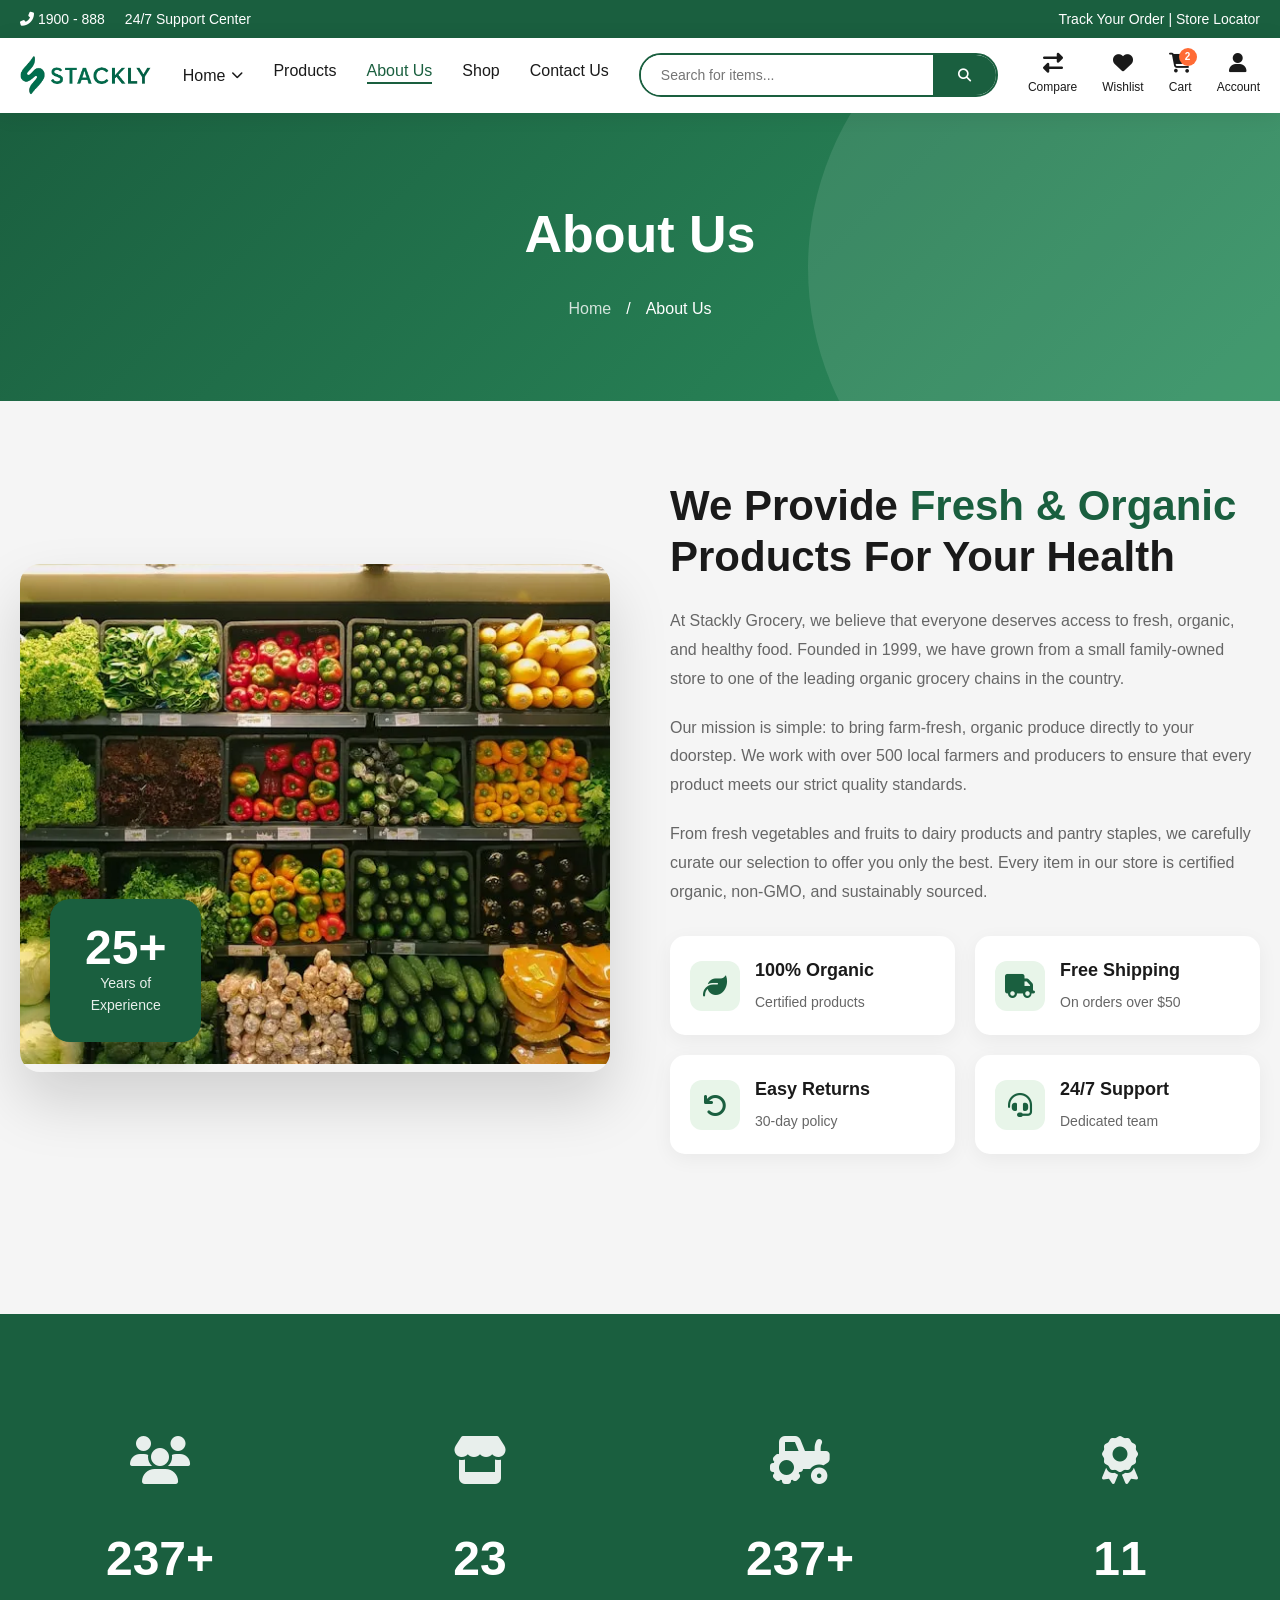
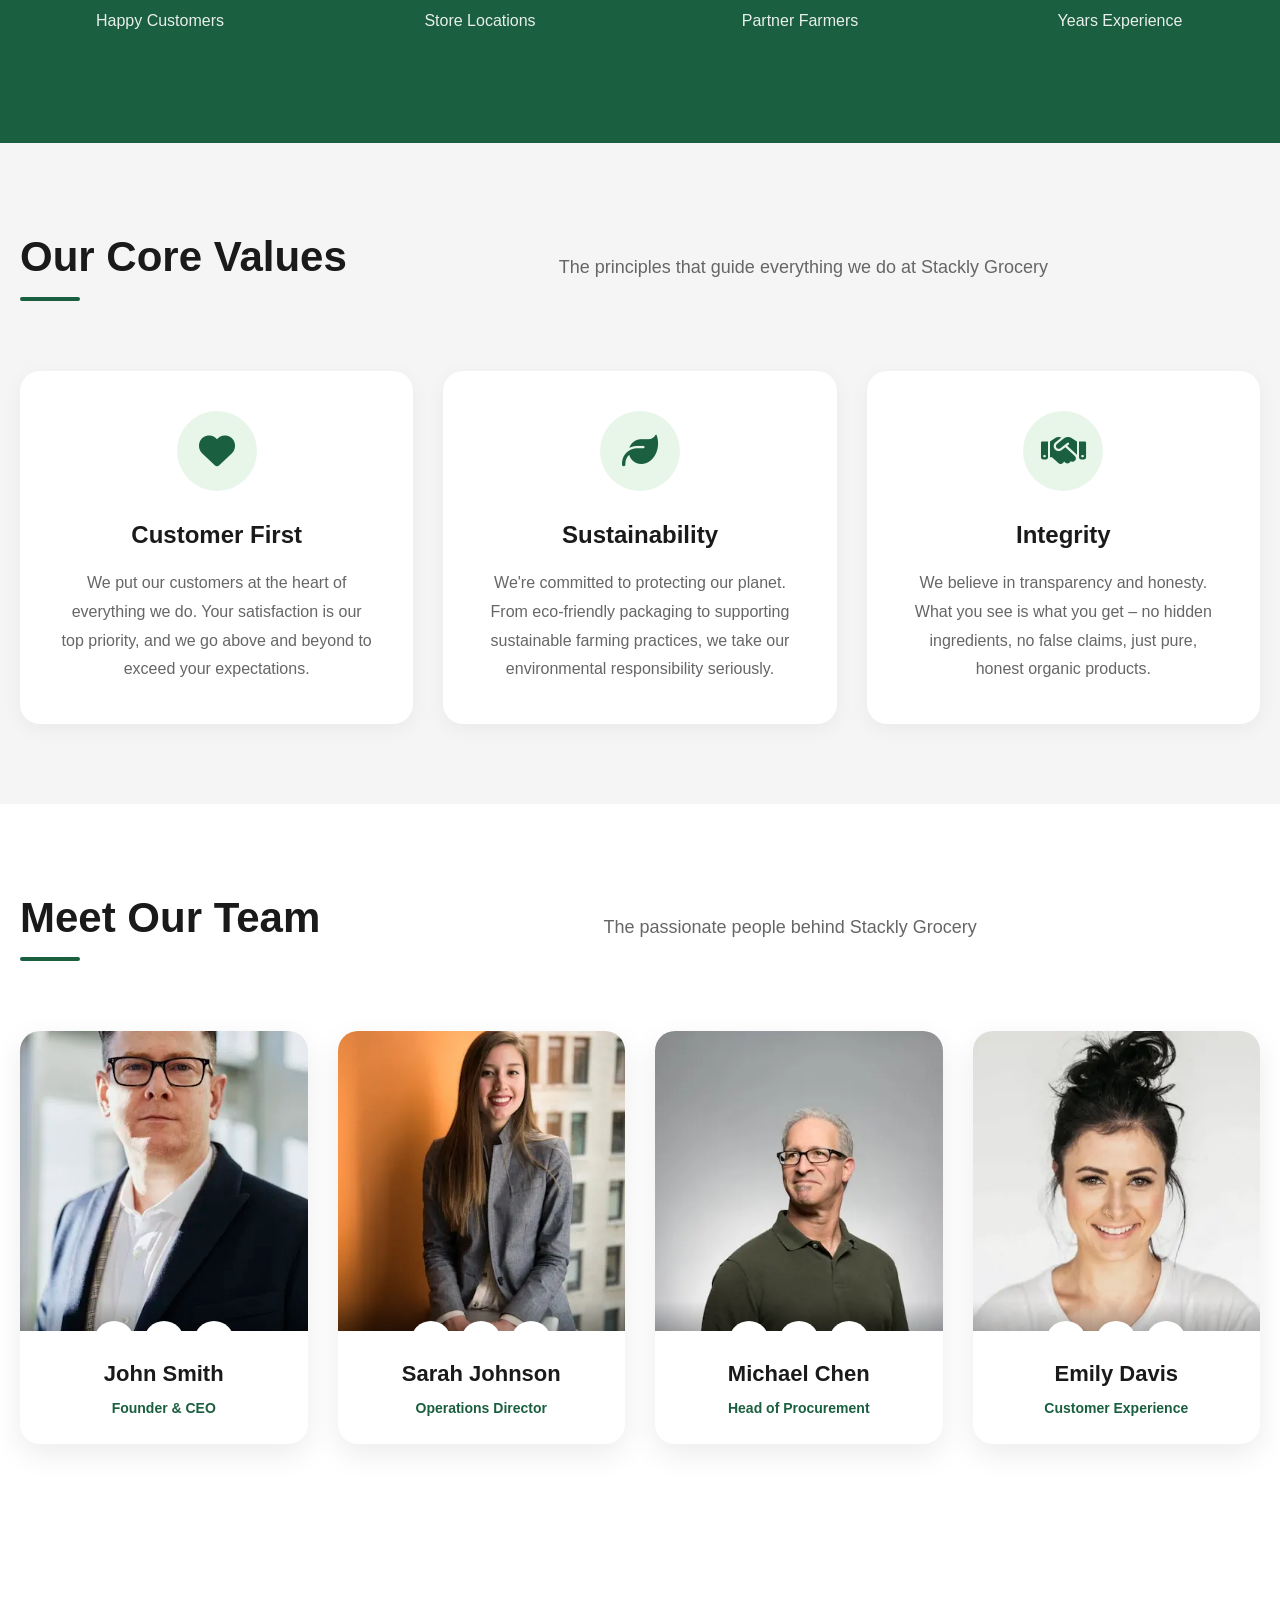
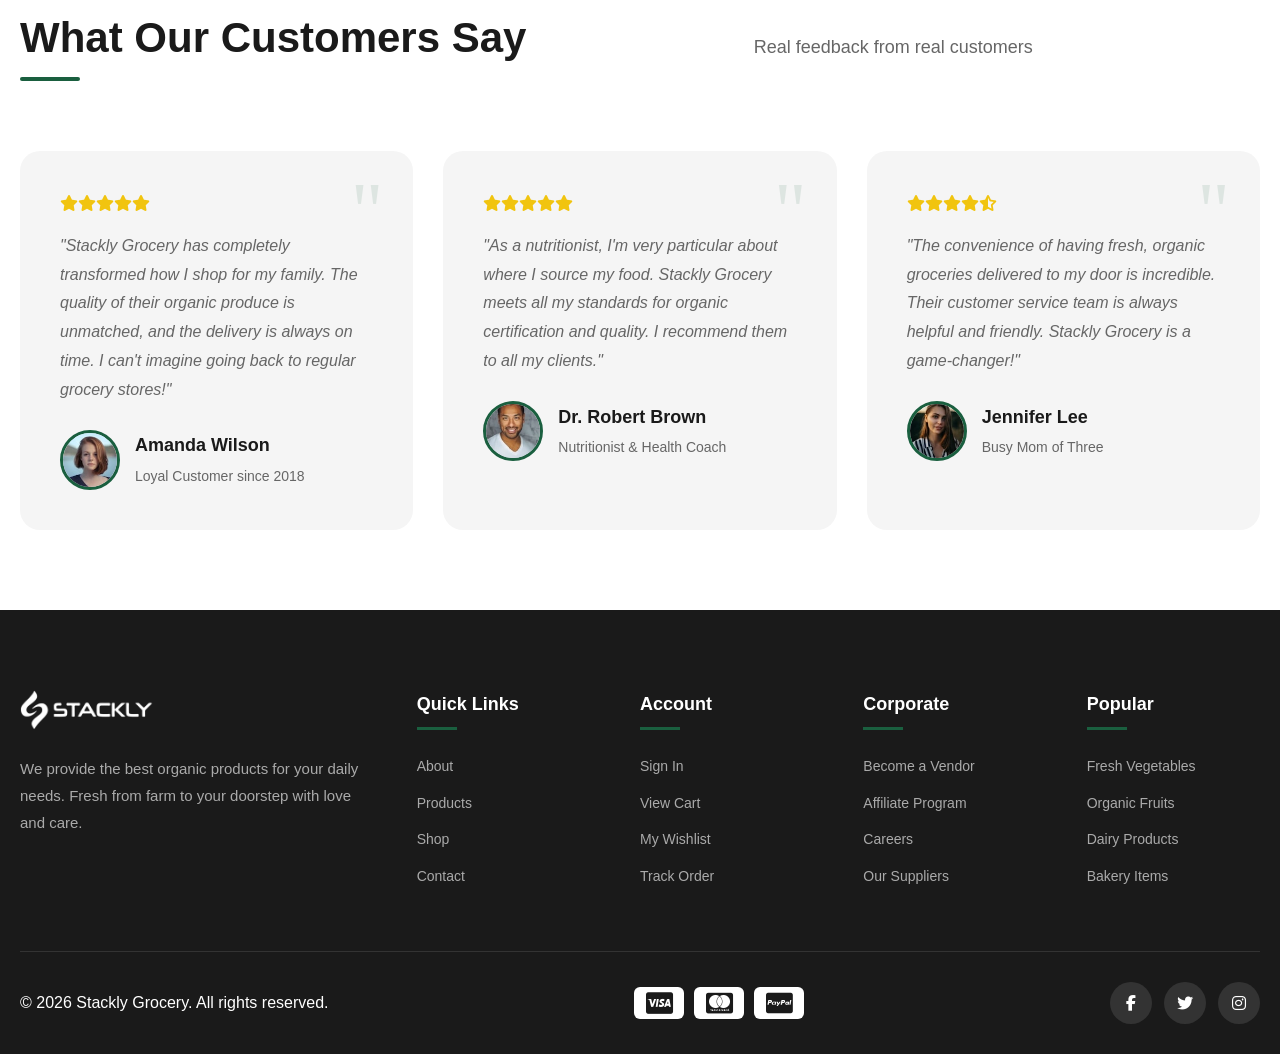
<file: about.html>
<!-- about.html - About Us Page -->
<!DOCTYPE html>
<html lang="en">
<head>
    <meta charset="UTF-8">
    <meta name="viewport" content="width=device-width, initial-scale=1.0">
    <title>About Us - Stackly Grocery</title>
    <link rel="stylesheet" href="https://cdnjs.cloudflare.com/ajax/libs/font-awesome/6.4.0/css/all.min.css">
    <link rel="stylesheet" href="css/main.css">
    <style>
        * {
            margin: 0;
            padding: 0;
            box-sizing: border-box;
        }

        :root {
            --primary: #1a5f3f;
            --primary-light: #2d8f5f;
            --secondary: #e8f5e9;
            --accent: #ff6b35;
            --text-dark: #1a1a1a;
            --text-light: #666;
            --white: #ffffff;
            --gray-bg: #f5f5f5;
            --transition: all 0.3s cubic-bezier(0.4, 0, 0.2, 1);
        }

        body {
            font-family: 'Segoe UI', Tahoma, Geneva, Verdana, sans-serif;
            color: var(--text-dark);
            background: var(--gray-bg);
            line-height: 1.6;
        }

        /* Header Styles (Same as previous) */
        .top-bar {
            background: var(--primary);
            color: var(--white);
            padding: 8px 0;
            font-size: 14px;
        }

        .container {
            max-width: 1400px;
            margin: 0 auto;
            padding: 0 20px;
        }

        .top-bar-content {
            display: flex;
            justify-content: space-between;
            align-items: center;
        }

        .main-header {
            background: var(--white);
            box-shadow: 0 2px 20px rgba(0,0,0,0.08);
            position: sticky;
            top: 0;
            z-index: 1000;
        }

        .header-content {
            display: flex;
            align-items: center;
            justify-content: space-between;
            padding: 15px 0;
            gap: 30px;
        }

        .logo {
            display: flex;
            align-items: center;
            gap: 10px;
            font-size: 28px;
            font-weight: 800;
            color: var(--primary);
            text-decoration: none;
        }

        .logo-icon {
            width: 40px;
            height: 40px;
            background: linear-gradient(135deg, var(--primary), var(--primary-light));
            border-radius: 50%;
            display: flex;
            align-items: center;
            justify-content: center;
            color: white;
        }

        .nav-menu {
            display: flex;
            list-style: none;
            gap: 30px;
        }

        .nav-menu a {
            text-decoration: none;
            color: var(--text-dark);
            font-weight: 500;
            position: relative;
            padding: 5px 0;
            transition: var(--transition);
        }

        .nav-menu a::after {
            content: '';
            position: absolute;
            bottom: 0;
            left: 0;
            width: 0;
            height: 2px;
            background: var(--primary);
            transition: var(--transition);
        }

        .nav-menu a:hover::after,
        .nav-menu a.active::after {
            width: 100%;
        }

        .nav-menu a:hover,
        .nav-menu a.active {
            color: var(--primary);
        }

        .search-container {
            flex: 1;
            max-width: 500px;
        }

        .search-box {
            display: flex;
            border: 2px solid var(--primary);
            border-radius: 30px;
            overflow: hidden;
        }

        .search-input {
            flex: 1;
            border: none;
            padding: 12px 20px;
            outline: none;
        }

        .search-btn {
            background: var(--primary);
            color: white;
            border: none;
            padding: 0 25px;
            cursor: pointer;
        }

        .header-actions {
            display: flex;
            gap: 25px;
            align-items: center;
        }

        .action-btn {
            display: flex;
            flex-direction: column;
            align-items: center;
            gap: 5px;
            text-decoration: none;
            color: var(--text-dark);
            font-size: 12px;
            position: relative;
        }

        .badge {
            position: absolute;
            top: -5px;
            right: -5px;
            background: var(--accent);
            color: white;
            width: 18px;
            height: 18px;
            border-radius: 50%;
            display: flex;
            align-items: center;
            justify-content: center;
            font-size: 10px;
            font-weight: bold;
        }

        .mobile-menu-btn {
            display: none;
            background: none;
            border: none;
            font-size: 24px;
            cursor: pointer;
            color: var(--primary);
        }

        /* Page Header */
        .page-header {
            background: linear-gradient(135deg, var(--primary) 0%, var(--primary-light) 100%);
            color: white;
            padding: 80px 0;
            text-align: center;
            position: relative;
            overflow: hidden;
        }

        .page-header::before {
            content: '';
            position: absolute;
            top: -50%;
            right: -10%;
            width: 600px;
            height: 600px;
            background: rgba(255,255,255,0.1);
            border-radius: 50%;
        }

        .page-title {
            font-size: 52px;
            font-weight: 800;
            margin-bottom: 20px;
            position: relative;
            z-index: 1;
        }

        .breadcrumb {
            display: flex;
            justify-content: center;
            gap: 15px;
            font-size: 16px;
            position: relative;
            z-index: 1;
        }

        .breadcrumb a {
            color: rgba(255,255,255,0.8);
            text-decoration: none;
        }

        /* About Content */
        .about-section {
            padding: 80px 0;
        }

        .about-grid {
            display: grid;
            grid-template-columns: 1fr 1fr;
            gap: 60px;
            align-items: center;
            margin-bottom: 80px;
        }

        .about-image {
            position: relative;
            border-radius: 20px;
            overflow: hidden;
            box-shadow: 0 30px 60px rgba(0,0,0,0.15);
        }

        .about-image img {
            width: 100%;
            height: 500px;
            object-fit: cover;
            transition: var(--transition);
        }

        .about-image:hover img {
            transform: scale(1.05);
        }

        .experience-badge {
            position: absolute;
            bottom: 30px;
            left: 30px;
            background: var(--primary);
            color: white;
            padding: 25px 35px;
            border-radius: 20px;
            text-align: center;
            box-shadow: 0 10px 30px rgba(0,0,0,0.2);
        }

        .experience-badge .years {
            font-size: 48px;
            font-weight: 800;
            line-height: 1;
        }

        .experience-badge .text {
            font-size: 14px;
            opacity: 0.9;
        }

        .about-content h2 {
            font-size: 42px;
            font-weight: 800;
            margin-bottom: 25px;
            line-height: 1.2;
        }

        .about-content h2 span {
            color: var(--primary);
        }

        .about-content p {
            color: var(--text-light);
            margin-bottom: 20px;
            font-size: 16px;
            line-height: 1.8;
        }

        .about-features {
            display: grid;
            grid-template-columns: 1fr 1fr;
            gap: 20px;
            margin-top: 30px;
        }

        .about-feature {
            display: flex;
            align-items: center;
            gap: 15px;
            padding: 20px;
            background: white;
            border-radius: 15px;
            box-shadow: 0 5px 20px rgba(0,0,0,0.05);
            transition: var(--transition);
        }

        .about-feature:hover {
            transform: translateX(10px);
            box-shadow: 0 10px 30px rgba(0,0,0,0.1);
        }

        .about-feature i {
            width: 50px;
            height: 50px;
            background: var(--secondary);
            color: var(--primary);
            border-radius: 12px;
            display: flex;
            align-items: center;
            justify-content: center;
            font-size: 24px;
        }

        .about-feature h4 {
            font-size: 18px;
            margin-bottom: 5px;
        }

        .about-feature p {
            font-size: 14px;
            margin: 0;
            color: var(--text-light);
        }

        /* Stats Section */
        .stats-section {
            background: var(--primary);
            padding: 80px 0;
            color: white;
        }

        .stats-grid {
            display: grid;
            grid-template-columns: repeat(4, 1fr);
            gap: 40px;
            text-align: center;
        }

        .stat-item {
            padding: 30px;
            border-radius: 20px;
            transition: var(--transition);
        }

        .stat-item:hover {
            background: rgba(255,255,255,0.1);
            transform: translateY(-10px);
        }

        .stat-icon {
            font-size: 48px;
            margin-bottom: 20px;
            opacity: 0.9;
        }

        .stat-number {
            font-size: 48px;
            font-weight: 800;
            margin-bottom: 10px;
        }

        .stat-label {
            font-size: 16px;
            opacity: 0.9;
        }

        /* Team Section */
        .team-section {
            padding: 80px 0;
            background: white;
        }

        .section-header {
            text-align: center;
            margin-bottom: 60px;
        }

        .section-title {
            font-size: 42px;
            font-weight: 800;
            margin-bottom: 20px;
        }

        .section-subtitle {
            color: var(--text-light);
            font-size: 18px;
            max-width: 600px;
            margin: 0 auto;
        }

        .team-grid {
            display: grid;
            grid-template-columns: repeat(4, 1fr);
            gap: 30px;
        }

        .team-card {
            background: white;
            border-radius: 20px;
            overflow: hidden;
            box-shadow: 0 10px 30px rgba(0,0,0,0.08);
            transition: var(--transition);
            text-align: center;
        }

        .team-card:hover {
            transform: translateY(-10px);
            box-shadow: 0 20px 40px rgba(0,0,0,0.15);
        }

        .team-image {
            height: 300px;
            overflow: hidden;
            position: relative;
        }

        .team-image img {
            width: 100%;
            height: 100%;
            object-fit: cover;
            transition: var(--transition);
        }

        .team-card:hover .team-image img {
            transform: scale(1.1);
        }

        .team-social {
            position: absolute;
            bottom: -50px;
            left: 0;
            right: 0;
            display: flex;
            justify-content: center;
            gap: 10px;
            padding: 20px;
            background: linear-gradient(to top, rgba(0,0,0,0.7), transparent);
            transition: var(--transition);
        }

        .team-card:hover .team-social {
            bottom: 0;
        }

        .team-social a {
            width: 40px;
            height: 40px;
            background: white;
            border-radius: 50%;
            display: flex;
            align-items: center;
            justify-content: center;
            color: var(--primary);
            text-decoration: none;
            transition: var(--transition);
        }

        .team-social a:hover {
            background: var(--primary);
            color: white;
            transform: translateY(-5px);
        }

        .team-info {
            padding: 25px;
        }

        .team-name {
            font-size: 22px;
            font-weight: 700;
            margin-bottom: 5px;
        }

        .team-role {
            color: var(--primary);
            font-weight: 600;
            font-size: 14px;
        }

        /* Values Section */
        .values-section {
            padding: 80px 0;
            background: var(--gray-bg);
        }

        .values-grid {
            display: grid;
            grid-template-columns: repeat(3, 1fr);
            gap: 30px;
        }

        .value-card {
            background: white;
            padding: 40px;
            border-radius: 20px;
            text-align: center;
            transition: var(--transition);
            box-shadow: 0 5px 20px rgba(0,0,0,0.05);
        }

        .value-card:hover {
            transform: translateY(-10px);
            box-shadow: 0 20px 40px rgba(0,0,0,0.1);
        }

        .value-icon {
            width: 80px;
            height: 80px;
            background: var(--secondary);
            color: var(--primary);
            border-radius: 50%;
            display: flex;
            align-items: center;
            justify-content: center;
            font-size: 36px;
            margin: 0 auto 25px;
            transition: var(--transition);
        }

        .value-card:hover .value-icon {
            background: var(--primary);
            color: white;
            transform: rotateY(360deg);
        }

        .value-title {
            font-size: 24px;
            font-weight: 700;
            margin-bottom: 15px;
        }

        .value-desc {
            color: var(--text-light);
            line-height: 1.8;
        }

        /* Testimonials */
        .testimonials-section {
            padding: 80px 0;
            background: white;
        }

        .testimonials-grid {
            display: grid;
            grid-template-columns: repeat(3, 1fr);
            gap: 30px;
        }

        .testimonial-card {
            background: var(--gray-bg);
            padding: 40px;
            border-radius: 20px;
            position: relative;
            transition: var(--transition);
        }

        .testimonial-card:hover {
            transform: translateY(-5px);
            box-shadow: 0 15px 30px rgba(0,0,0,0.1);
        }

        .testimonial-card::before {
            content: '"';
            position: absolute;
            top: 20px;
            right: 30px;
            font-size: 80px;
            color: var(--primary);
            opacity: 0.1;
            font-family: serif;
            line-height: 1;
        }

        .testimonial-text {
            font-size: 16px;
            color: var(--text-light);
            line-height: 1.8;
            margin-bottom: 25px;
            font-style: italic;
        }

        .testimonial-author {
            display: flex;
            align-items: center;
            gap: 15px;
        }

        .author-image {
            width: 60px;
            height: 60px;
            border-radius: 50%;
            object-fit: cover;
            border: 3px solid var(--primary);
        }

        .author-info h4 {
            font-size: 18px;
            margin-bottom: 5px;
        }

        .author-info p {
            color: var(--text-light);
            font-size: 14px;
            margin: 0;
        }

        .testimonial-rating {
            color: #f1c40f;
            margin-bottom: 15px;
        }

        /* Footer */
        .footer {
            background: #1a1a1a;
            color: white;
            padding: 80px 0 30px;
        }

        .footer-grid {
            display: grid;
            grid-template-columns: 2fr 1fr 1fr 1fr 1fr;
            gap: 50px;
            margin-bottom: 50px;
        }

        .footer-brand .logo {
            color: white;
            margin-bottom: 25px;
        }

        .footer-desc {
            color: #aaa;
            line-height: 1.8;
            margin-bottom: 25px;
            font-size: 15px;
        }

        .footer-contact {
            display: flex;
            flex-direction: column;
            gap: 12px;
        }

        .contact-item {
            display: flex;
            align-items: center;
            gap: 12px;
            color: #aaa;
            font-size: 14px;
        }

        .footer-title {
            font-size: 18px;
            font-weight: 600;
            margin-bottom: 25px;
            position: relative;
            padding-bottom: 12px;
        }

        .footer-title::after {
            content: '';
            position: absolute;
            bottom: 0;
            left: 0;
            width: 40px;
            height: 3px;
            background: var(--primary);
        }

        .footer-links {
            list-style: none;
        }

        .footer-links li {
            margin-bottom: 14px;
        }

        .footer-links a {
            color: #aaa;
            text-decoration: none;
            transition: var(--transition);
            display: flex;
            align-items: center;
            gap: 10px;
            font-size: 14px;
        }

        .footer-links a:hover {
            color: white;
            transform: translateX(5px);
        }

        .footer-bottom {
            border-top: 1px solid #333;
            padding-top: 30px;
            display: flex;
            justify-content: space-between;
            align-items: center;
            flex-wrap: wrap;
            gap: 20px;
        }

        .payment-methods {
            display: flex;
            gap: 10px;
        }

        .payment-icon {
            width: 50px;
            height: 32px;
            background: white;
            border-radius: 6px;
            display: flex;
            align-items: center;
            justify-content: center;
            font-size: 24px;
            color: #1a1a1a;
        }

        .social-links {
            display: flex;
            gap: 12px;
        }

        .social-link {
            width: 42px;
            height: 42px;
            background: #333;
            border-radius: 50%;
            display: flex;
            align-items: center;
            justify-content: center;
            color: white;
            text-decoration: none;
            transition: var(--transition);
            font-size: 16px;
        }

        .social-link:hover {
            background: var(--primary);
            transform: translateY(-3px);
        }

        /* Responsive */
        @media (max-width: 1024px) {
            .about-grid {
                grid-template-columns: 1fr;
            }
            .stats-grid {
                grid-template-columns: repeat(2, 1fr);
            }
            .team-grid {
                grid-template-columns: repeat(2, 1fr);
            }
            .values-grid,
            .testimonials-grid {
                grid-template-columns: 1fr;
            }
            .footer-grid {
                grid-template-columns: repeat(2, 1fr);
            }
        }

        @media (max-width: 768px) {
            .mobile-menu-btn {
                display: block;
            }
            .nav-menu {
                display: none;
                position: absolute;
                top: 100%;
                left: 0;
                width: 100%;
                background: white;
                flex-direction: column;
                padding: 20px;
                box-shadow: 0 10px 30px rgba(0,0,0,0.1);
            }
            .nav-menu.active {
                display: flex;
            }
            .page-title {
                font-size: 36px;
            }
            .about-content h2 {
                font-size: 32px;
            }
            .stats-grid {
                grid-template-columns: 1fr;
            }
            .team-grid {
                grid-template-columns: 1fr;
            }
            .footer-grid {
                grid-template-columns: 1fr;
            }
        }

        .fade-in {
            opacity: 0;
            transform: translateY(30px);
            transition: opacity 0.6s ease, transform 0.6s ease;
        }

        .fade-in.visible {
            opacity: 1;
            transform: translateY(0);
        }
        @media (max-width: 768px) {

    .header-content{
        flex-wrap: wrap;
        gap: 15px;
    }

    .logo{
        flex: 1;
    }

    .header-actions{
        width: 100%;
        justify-content: space-around;
        gap: 10px;
        margin-top: 10px;
    }

    .action-btn{
        font-size: 11px;
    }

    .action-btn i{
        font-size: 18px;
    }

    .search-container{
        width: 100%;
        order: 3;
    }

    .hero-section{
        padding: 30px 0;
    }

    .hero-content{
        grid-template-columns: 1fr;
        gap: 20px;
    }

    .hero-image{
        order: -1;
    }

    .hero-img{
        max-width: 100%;
        height: auto;
    }

    .floating-badge{
        display: none;
    }
}
@media (max-width:768px){

    .nav-menu{
        display:none;
        flex-direction:column;
        width:100%;
        background:#fff;
    }

    .nav-menu.active{
        display:flex;
    }

    .dropdown{
        width:100%;
    }

    .dropdown-menu{
        position:static !important;
        opacity:1 !important;
        visibility:visible !important;
        transform:none !important;
        box-shadow:none !important;
        padding-left:20px;
        margin-top:5px;
        display:none;
        background:#f8f8f8;
    }

    .dropdown.active .dropdown-menu{
        display:block;
    }
}
    </style>
</head>
<body>
    <!-- Top Bar -->
    <div class="top-bar">
        <div class="container">
            <div class="top-bar-content">
                <div class="top-bar-left">
                    <span><i class="fas fa-phone-alt"></i> 1900 - 888</span>
                    <span>24/7 Support Center</span>
                </div>
                <div>
                    <a href="404.html" style="color: white; text-decoration: none;">Track Your Order</a> | 
                    <a href="404.html" style="color: white; text-decoration: none;">Store Locator</a>
                </div>
            </div>
        </div>
    </div>

    <!-- Header -->
    <header class="main-header">
        <div class="container">
            <div class="header-content">
                <a href="index.html" class="logo">
                <img src="image/logo.webp" alt="Stackly Logo" class="logo-img">
                </a>

                <button class="mobile-menu-btn" onclick="toggleMenu()">
                    <i class="fas fa-bars"></i>
                </button>

                <nav>
                    <ul class="nav-menu" id="navMenu">
                        <li class="dropdown">
                       <a href="">
                       Home <i class="fas fa-chevron-down"></i>
                      </a>

                       <ul class="dropdown-menu">
                       <li><a href="index.html">Home 1</a></li>
                       <li><a href="home2.html">Home 2</a></li>
                       </ul>
                       </li>
                        <li><a href="products.html">Products</a></li>
                        <li><a href="about.html" class="active">About Us</a></li>
                        <li><a href="shop.html">Shop</a></li>
                        
                        <li><a href="contact.html">Contact Us</a></li>
                    </ul>
                </nav>

                <div class="search-container">
                    <div class="search-box">
                        <input type="text" class="search-input" placeholder="Search for items...">
                        <button class="search-btn"><i class="fas fa-search"></i></button>
                    </div>
                </div>

                <div class="header-actions">
                    <a href="404.html" class="action-btn"><i class="fas fa-exchange-alt"></i><span>Compare</span></a>
                    <a href="404.html" class="action-btn"><i class="fas fa-heart"></i><span>Wishlist</span></a>
                    <a href="cart.html" class="action-btn">
                        <i class="fas fa-shopping-cart"></i>
                        <span>Cart</span>
                        <span class="badge">2</span>
                    </a>
                    <a href="login.html" class="action-btn"><i class="fas fa-user"></i><span>Account</span></a>
                </div>
            </div>
        </div>
    </header>

    <!-- Page Header -->
    <section class="page-header">
        <div class="container">
            <h1 class="page-title fade-in">About Us</h1>
            <div class="breadcrumb fade-in">
                <a href="index.html">Home</a>
                <span>/</span>
                <span>About Us</span>
            </div>
        </div>
    </section>

    <!-- About Section -->
    <section class="about-section">
        <div class="container">
            <div class="about-grid">
                <div class="about-image fade-in">
                    <img src="image/hero-1.webp" alt="About SEA Grocery">
                    <div class="experience-badge">
                        <div class="years">25+</div>
                        <div class="text">Years of<br>Experience</div>
                    </div>
                </div>
                <div class="about-content fade-in">
                    <h2>We Provide <span>Fresh & Organic</span> Products For Your Health</h2>
                    <p>At Stackly Grocery, we believe that everyone deserves access to fresh, organic, and healthy food. Founded in 1999, we have grown from a small family-owned store to one of the leading organic grocery chains in the country.</p>
                    <p>Our mission is simple: to bring farm-fresh, organic produce directly to your doorstep. We work with over 500 local farmers and producers to ensure that every product meets our strict quality standards.</p>
                    <p>From fresh vegetables and fruits to dairy products and pantry staples, we carefully curate our selection to offer you only the best. Every item in our store is certified organic, non-GMO, and sustainably sourced.</p>
                    
                    <div class="about-features">
                        <div class="about-feature">
                            <i class="fas fa-leaf"></i>
                            <div>
                                <h4>100% Organic</h4>
                                <p>Certified products</p>
                            </div>
                        </div>
                        <div class="about-feature">
                            <i class="fas fa-truck"></i>
                            <div>
                                <h4>Free Shipping</h4>
                                <p>On orders over $50</p>
                            </div>
                        </div>
                        <div class="about-feature">
                            <i class="fas fa-undo"></i>
                            <div>
                                <h4>Easy Returns</h4>
                                <p>30-day policy</p>
                            </div>
                        </div>
                        <div class="about-feature">
                            <i class="fas fa-headset"></i>
                            <div>
                                <h4>24/7 Support</h4>
                                <p>Dedicated team</p>
                            </div>
                        </div>
                    </div>
                </div>
            </div>
        </div>
    </section>

    <!-- Stats Section -->
    <section class="stats-section">
        <div class="container">
            <div class="stats-grid">
                <div class="stat-item fade-in">
                    <div class="stat-icon"><i class="fas fa-users"></i></div>
                    <div class="stat-number" data-target="500">0</div>
                    <div class="stat-label">Happy Customers</div>
                </div>
                <div class="stat-item fade-in">
                    <div class="stat-icon"><i class="fas fa-store"></i></div>
                    <div class="stat-number" data-target="50">0</div>
                    <div class="stat-label">Store Locations</div>
                </div>
                <div class="stat-item fade-in">
                    <div class="stat-icon"><i class="fas fa-tractor"></i></div>
                    <div class="stat-number" data-target="500">0</div>
                    <div class="stat-label">Partner Farmers</div>
                </div>
                <div class="stat-item fade-in">
                    <div class="stat-icon"><i class="fas fa-award"></i></div>
                    <div class="stat-number" data-target="25">0</div>
                    <div class="stat-label">Years Experience</div>
                </div>
            </div>
        </div>
    </section>

    <!-- Values Section -->
    <section class="values-section">
        <div class="container">
            <div class="section-header fade-in">
                <h2 class="section-title">Our Core Values</h2>
                <p class="section-subtitle">The principles that guide everything we do at Stackly Grocery</p>
            </div>
            <div class="values-grid">
                <div class="value-card fade-in">
                    <div class="value-icon"><i class="fas fa-heart"></i></div>
                    <h3 class="value-title">Customer First</h3>
                    <p class="value-desc">We put our customers at the heart of everything we do. Your satisfaction is our top priority, and we go above and beyond to exceed your expectations.</p>
                </div>
                <div class="value-card fade-in">
                    <div class="value-icon"><i class="fas fa-leaf"></i></div>
                    <h3 class="value-title">Sustainability</h3>
                    <p class="value-desc">We're committed to protecting our planet. From eco-friendly packaging to supporting sustainable farming practices, we take our environmental responsibility seriously.</p>
                </div>
                <div class="value-card fade-in">
                    <div class="value-icon"><i class="fas fa-handshake"></i></div>
                    <h3 class="value-title">Integrity</h3>
                    <p class="value-desc">We believe in transparency and honesty. What you see is what you get – no hidden ingredients, no false claims, just pure, honest organic products.</p>
                </div>
            </div>
        </div>
    </section>

    <!-- Team Section -->
    <section class="team-section">
        <div class="container">
            <div class="section-header fade-in">
                <h2 class="section-title">Meet Our Team</h2>
                <p class="section-subtitle">The passionate people behind Stackly Grocery</p>
            </div>
            <div class="team-grid">
                <div class="team-card fade-in">
                    <div class="team-image">
                        <img src="image/tearm-1.webp" alt="John Smith">
                        <div class="team-social">
                            <a href="404.html"><i class="fab fa-facebook-f"></i></a>
                            <a href="404.html"><i class="fab fa-twitter"></i></a>
                            <a href="404.html"><i class="fab fa-linkedin-in"></i></a>
                        </div>
                    </div>
                    <div class="team-info">
                        <h3 class="team-name">John Smith</h3>
                        <p class="team-role">Founder & CEO</p>
                    </div>
                </div>
                <div class="team-card fade-in">
                    <div class="team-image">
                        <img src="image/tearm-2.webp" alt="Sarah Johnson">
                        <div class="team-social">
                            <a href="404.html"><i class="fab fa-facebook-f"></i></a>
                            <a href="404.html"><i class="fab fa-twitter"></i></a>
                            <a href="404.html"><i class="fab fa-linkedin-in"></i></a>
                        </div>
                    </div>
                    <div class="team-info">
                        <h3 class="team-name">Sarah Johnson</h3>
                        <p class="team-role">Operations Director</p>
                    </div>
                </div>
                <div class="team-card fade-in">
                    <div class="team-image">
                        <img src="image/tearm-3.webp" alt="Michael Chen">
                        <div class="team-social">
                            <a href="404.html"><i class="fab fa-facebook-f"></i></a>
                            <a href="404.html"><i class="fab fa-twitter"></i></a>
                            <a href="404.html"><i class="fab fa-linkedin-in"></i></a>
                        </div>
                    </div>
                    <div class="team-info">
                        <h3 class="team-name">Michael Chen</h3>
                        <p class="team-role">Head of Procurement</p>
                    </div>
                </div>
                <div class="team-card fade-in">
                    <div class="team-image">
                        <img src="image/tearm-4.webp" alt="Emily Davis">
                        <div class="team-social">
                            <a href="404.html"><i class="fab fa-facebook-f"></i></a>
                            <a href="404.html"><i class="fab fa-twitter"></i></a>
                            <a href="404.html"><i class="fab fa-linkedin-in"></i></a>
                        </div>
                    </div>
                    <div class="team-info">
                        <h3 class="team-name">Emily Davis</h3>
                        <p class="team-role">Customer Experience</p>
                    </div>
                </div>
            </div>
        </div>
    </section>

    <!-- Testimonials -->
    <section class="testimonials-section">
        <div class="container">
            <div class="section-header fade-in">
                <h2 class="section-title">What Our Customers Say</h2>
                <p class="section-subtitle">Real feedback from real customers</p>
            </div>
            <div class="testimonials-grid">
                <div class="testimonial-card fade-in">
                    <div class="testimonial-rating">
                        <i class="fas fa-star"></i><i class="fas fa-star"></i><i class="fas fa-star"></i><i class="fas fa-star"></i><i class="fas fa-star"></i>
                    </div>
                    <p class="testimonial-text">"Stackly Grocery has completely transformed how I shop for my family. The quality of their organic produce is unmatched, and the delivery is always on time. I can't imagine going back to regular grocery stores!"</p>
                    <div class="testimonial-author">
                        <img src="image/review-1.webp" alt="Customer" class="author-image">
                        <div class="author-info">
                            <h4>Amanda Wilson</h4>
                            <p>Loyal Customer since 2018</p>
                        </div>
                    </div>
                </div>
                <div class="testimonial-card fade-in">
                    <div class="testimonial-rating">
                        <i class="fas fa-star"></i><i class="fas fa-star"></i><i class="fas fa-star"></i><i class="fas fa-star"></i><i class="fas fa-star"></i>
                    </div>
                    <p class="testimonial-text">"As a nutritionist, I'm very particular about where I source my food. Stackly Grocery meets all my standards for organic certification and quality. I recommend them to all my clients."</p>
                    <div class="testimonial-author">
                        <img src="image/review-2.webp" alt="Customer" class="author-image">
                        <div class="author-info">
                            <h4>Dr. Robert Brown</h4>
                            <p>Nutritionist & Health Coach</p>
                        </div>
                    </div>
                </div>
                <div class="testimonial-card fade-in">
                    <div class="testimonial-rating">
                        <i class="fas fa-star"></i><i class="fas fa-star"></i><i class="fas fa-star"></i><i class="fas fa-star"></i><i class="fas fa-star-half-alt"></i>
                    </div>
                    <p class="testimonial-text">"The convenience of having fresh, organic groceries delivered to my door is incredible. Their customer service team is always helpful and friendly. Stackly Grocery is a game-changer!"</p>
                    <div class="testimonial-author">
                        <img src="image/review-3.webp" alt="Customer" class="author-image">
                        <div class="author-info">
                            <h4>Jennifer Lee</h4>
                            <p>Busy Mom of Three</p>
                        </div>
                    </div>
                </div>
            </div>
        </div>
    </section>

    <!-- Footer -->
    <footer class="footer">
        <div class="container">
            <div class="footer-grid">
                <div class="footer-brand">
                    <a href="index.html" class="logo">
                        <img src="image/logo-white.png" alt="Stackly Logo" class="logo-img">
                    </a>
                    <p class="footer-desc">We provide the best organic products for your daily needs. Fresh from farm to your doorstep with love and care.</p>
                    
                </div>
                <div>
                    <h4 class="footer-title">Quick Links</h4>
                    <ul class="footer-links">
                        <li><a href="about.html">About </a></li>
                        <li><a href="products.html">Products</a></li>
                        <li><a href="shop.html">Shop</a></li>
                        <li><a href="contact.html">Contact </a></li>
                    </ul>
                </div>
                <div>
                    <h4 class="footer-title">Account</h4>
                    <ul class="footer-links">
                        <li><a href="404.html">Sign In</a></li>
                        <li><a href="cart.html">View Cart</a></li>
                        <li><a href="404.html">My Wishlist</a></li>
                        <li><a href="404.html">Track Order</a></li>
                    </ul>
                </div>
                <div>
                    <h4 class="footer-title">Corporate</h4>
                    <ul class="footer-links">
                        <li><a href="404.html">Become a Vendor</a></li>
                        <li><a href="404.html">Affiliate Program</a></li>
                        <li><a href="404.html">Careers</a></li>
                        <li><a href="404.html">Our Suppliers</a></li>
                    </ul>
                </div>
                <div>
                    <h4 class="footer-title">Popular</h4>
                    <ul class="footer-links">
                        <li><a href="shop.html">Fresh Vegetables</a></li>
                        <li><a href="shop.html">Organic Fruits</a></li>
                        <li><a href="shop.html">Dairy Products</a></li>
                        <li><a href="shop.html">Bakery Items</a></li>
                    </ul>
                </div>
            </div>
            <div class="footer-bottom">
                <p>&copy; 2026 Stackly Grocery. All rights reserved.</p>
                <div class="payment-methods">
                    <div class="payment-icon"><i class="fab fa-cc-visa"></i></div>
                    <div class="payment-icon"><i class="fab fa-cc-mastercard"></i></div>
                    <div class="payment-icon"><i class="fab fa-cc-paypal"></i></div>
                </div>
                <div class="social-links">
                    <a href="404.html" class="social-link"><i class="fab fa-facebook-f"></i></a>
                    <a href="404.html" class="social-link"><i class="fab fa-twitter"></i></a>
                    <a href="404.html" class="social-link"><i class="fab fa-instagram"></i></a>
                </div>
            </div>
        </div>
    </footer>

    <script>
        function toggleMenu() {
            document.getElementById('navMenu').classList.toggle('active');
        }

        // Animate stats counter
        const observerOptions = {
            threshold: 0.5
        };

        const observer = new IntersectionObserver((entries) => {
            entries.forEach(entry => {
                if (entry.isIntersecting) {
                    const target = parseInt(entry.target.getAttribute('data-target'));
                    animateValue(entry.target, 0, target, 2000);
                    observer.unobserve(entry.target);
                }
            });
        }, observerOptions);

        document.querySelectorAll('.stat-number').forEach(stat => {
            observer.observe(stat);
        });

        function animateValue(obj, start, end, duration) {
            let startTimestamp = null;
            const step = (timestamp) => {
                if (!startTimestamp) startTimestamp = timestamp;
                const progress = Math.min((timestamp - startTimestamp) / duration, 1);
                obj.innerHTML = Math.floor(progress * (end - start) + start) + (end > 100 ? '+' : '');
                if (progress < 1) {
                    window.requestAnimationFrame(step);
                }
            };
            window.requestAnimationFrame(step);
        }

        // Fade in animation
        const fadeObserver = new IntersectionObserver((entries) => {
            entries.forEach(entry => {
                if (entry.isIntersecting) {
                    entry.target.classList.add('visible');
                }
            });
        }, { threshold: 0.1 });

        document.querySelectorAll('.fade-in').forEach(el => {
            fadeObserver.observe(el);
        });
        document.querySelectorAll('.dropdown > a').forEach(item => {
    item.addEventListener('click', function(e){
        if(window.innerWidth <= 768){
            e.preventDefault();
            this.parentElement.classList.toggle('active');
        }
    });
});
    </script>
</body>
</html>
</file>
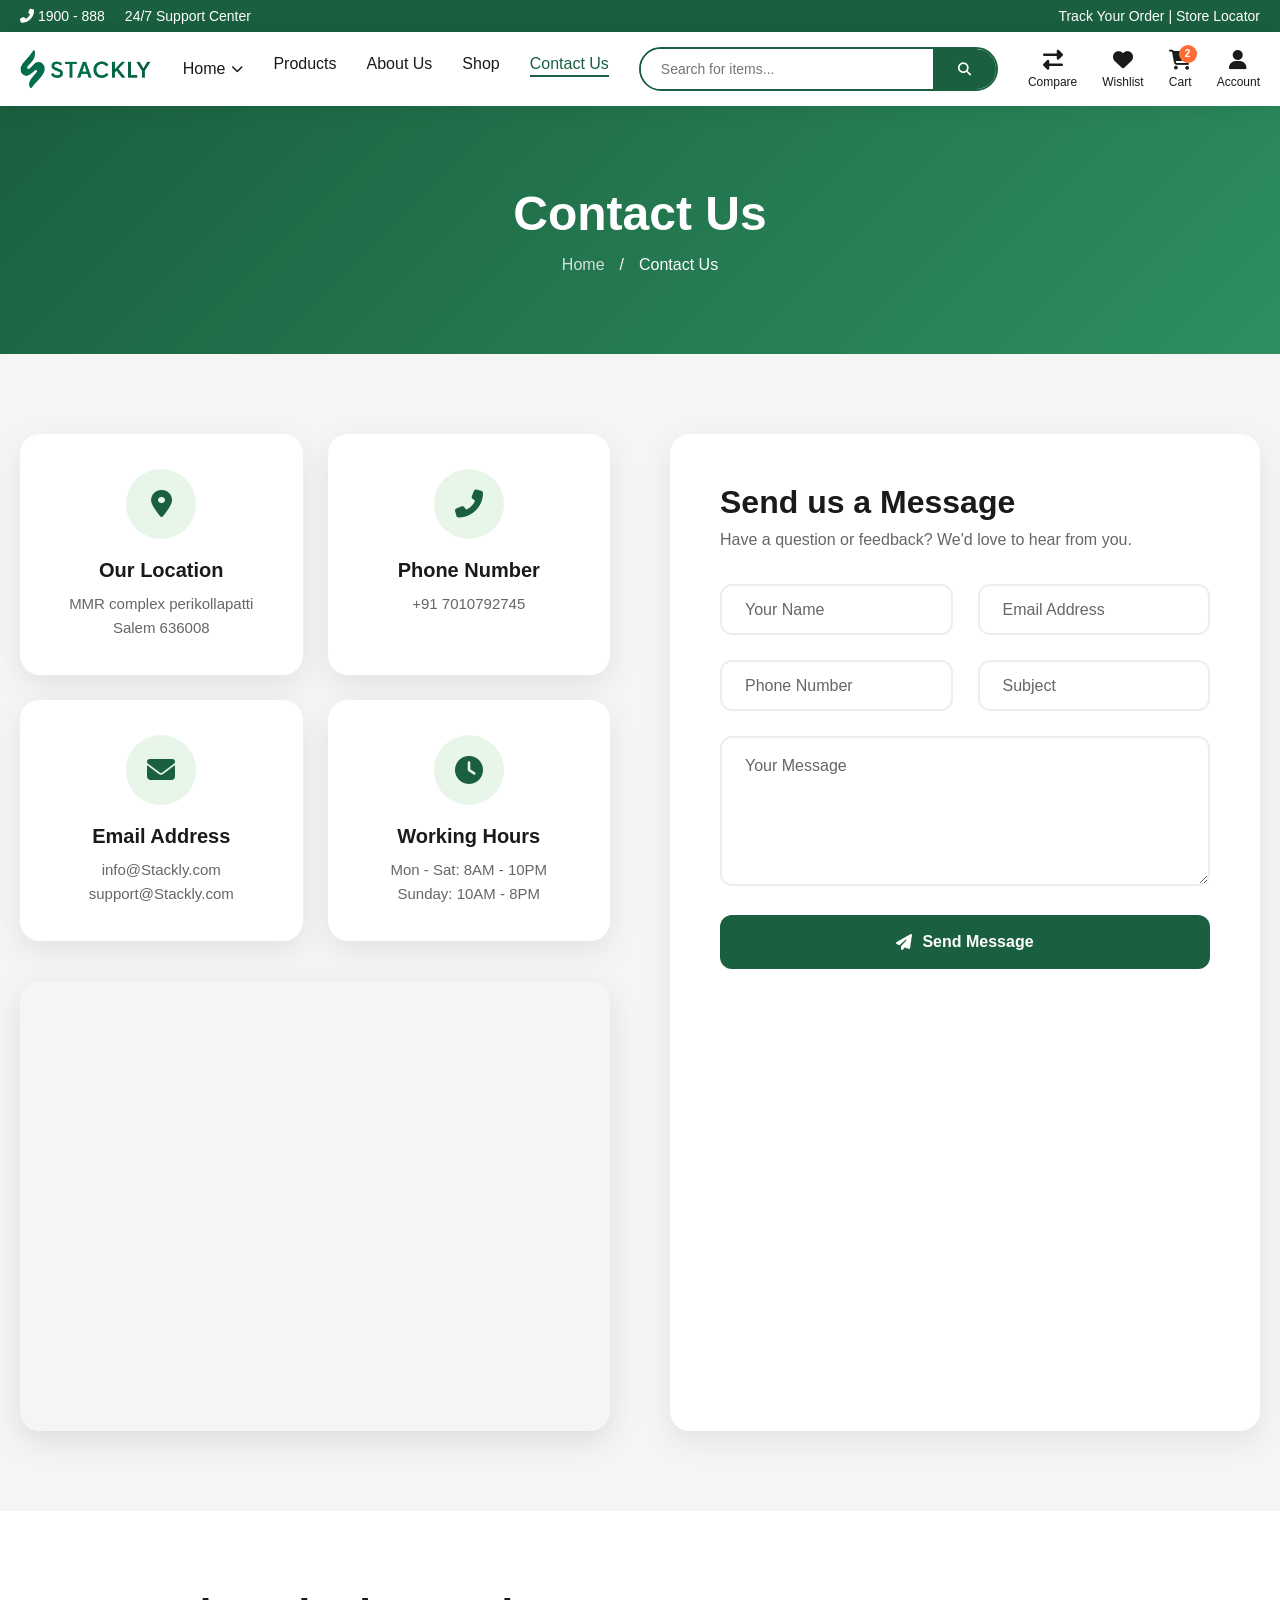
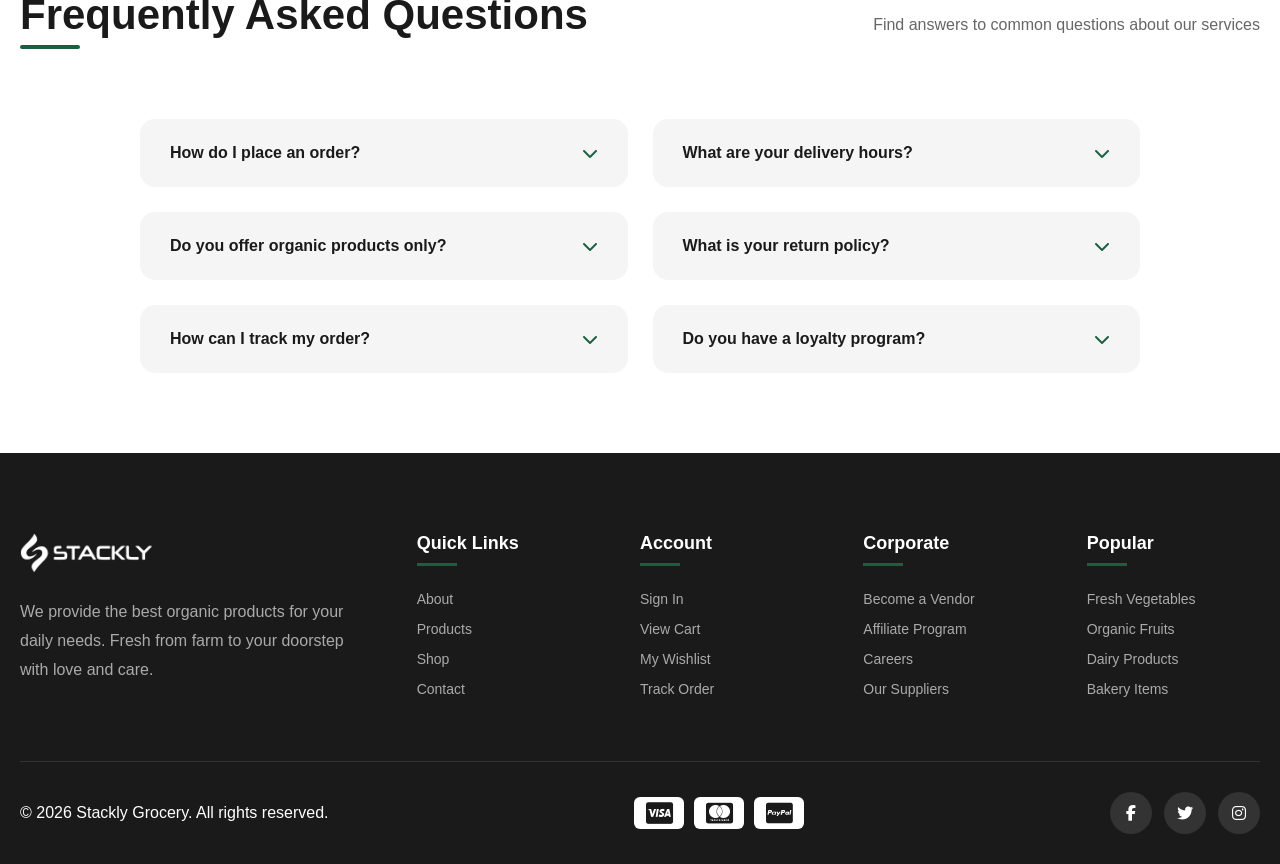
<file: contact.html>
<!-- contact.html - Contact Us Page -->
<!DOCTYPE html>
<html lang="en">
<head>
    <meta charset="UTF-8">
    <meta name="viewport" content="width=device-width, initial-scale=1.0">
    <title>Contact Us - Stackly Grocery</title>
    <link rel="stylesheet" href="https://cdnjs.cloudflare.com/ajax/libs/font-awesome/6.4.0/css/all.min.css">
    <link rel="stylesheet" href="css/main.css">
    <style>
        * {
            margin: 0;
            padding: 0;
            box-sizing: border-box;
        }

        :root {
            --primary: #1a5f3f;
            --primary-light: #2d8f5f;
            --secondary: #e8f5e9;
            --accent: #ff6b35;
            --text-dark: #1a1a1a;
            --text-light: #666;
            --white: #ffffff;
            --gray-bg: #f5f5f5;
            --transition: all 0.3s cubic-bezier(0.4, 0, 0.2, 1);
        }

        body {
            font-family: 'Segoe UI', Tahoma, Geneva, Verdana, sans-serif;
            color: var(--text-dark);
            background: var(--gray-bg);
        }

        /* Header Styles */
        .top-bar {
            background: var(--primary);
            color: var(--white);
            padding: 8px 0;
            font-size: 14px;
        }

        .container {
            max-width: 1400px;
            margin: 0 auto;
            padding: 0 20px;
        }

        .top-bar-content {
            display: flex;
            justify-content: space-between;
            align-items: center;
        }

        .main-header {
            background: var(--white);
            box-shadow: 0 2px 20px rgba(0,0,0,0.08);
            position: sticky;
            top: 0;
            z-index: 1000;
        }

        .header-content {
            display: flex;
            align-items: center;
            justify-content: space-between;
            padding: 15px 0;
            gap: 30px;
        }

        .logo {
            display: flex;
            align-items: center;
            gap: 10px;
            font-size: 28px;
            font-weight: 800;
            color: var(--primary);
            text-decoration: none;
        }

        .logo-icon {
            width: 40px;
            height: 40px;
            background: linear-gradient(135deg, var(--primary), var(--primary-light));
            border-radius: 50%;
            display: flex;
            align-items: center;
            justify-content: center;
            color: white;
        }

        .nav-menu {
            display: flex;
            list-style: none;
            gap: 30px;
        }

        .nav-menu a {
            text-decoration: none;
            color: var(--text-dark);
            font-weight: 500;
            position: relative;
            padding: 5px 0;
            transition: var(--transition);
        }

        .nav-menu a::after {
            content: '';
            position: absolute;
            bottom: 0;
            left: 0;
            width: 0;
            height: 2px;
            background: var(--primary);
            transition: var(--transition);
        }

        .nav-menu a:hover::after,
        .nav-menu a.active::after {
            width: 100%;
        }

        .nav-menu a:hover,
        .nav-menu a.active {
            color: var(--primary);
        }

        .search-container {
            flex: 1;
            max-width: 500px;
        }

        .search-box {
            display: flex;
            border: 2px solid var(--primary);
            border-radius: 30px;
            overflow: hidden;
        }

        .search-input {
            flex: 1;
            border: none;
            padding: 12px 20px;
            outline: none;
        }

        .search-btn {
            background: var(--primary);
            color: white;
            border: none;
            padding: 0 25px;
            cursor: pointer;
        }

        .header-actions {
            display: flex;
            gap: 25px;
            align-items: center;
        }

        .action-btn {
            display: flex;
            flex-direction: column;
            align-items: center;
            gap: 5px;
            text-decoration: none;
            color: var(--text-dark);
            font-size: 12px;
            position: relative;
        }

        .badge {
            position: absolute;
            top: -5px;
            right: -5px;
            background: var(--accent);
            color: white;
            width: 18px;
            height: 18px;
            border-radius: 50%;
            display: flex;
            align-items: center;
            justify-content: center;
            font-size: 10px;
            font-weight: bold;
        }

        .mobile-menu-btn {
            display: none;
            background: none;
            border: none;
            font-size: 24px;
            cursor: pointer;
            color: var(--primary);
        }

        /* Page Header */
        .page-header {
            background: linear-gradient(135deg, var(--primary) 0%, var(--primary-light) 100%);
            color: white;
            padding: 80px 0;
            text-align: center;
        }

        .page-title {
            font-size: 48px;
            font-weight: 800;
            margin-bottom: 15px;
        }

        .breadcrumb {
            display: flex;
            justify-content: center;
            gap: 15px;
        }

        .breadcrumb a {
            color: rgba(255,255,255,0.8);
            text-decoration: none;
        }

        /* Contact Section */
        .contact-section {
            padding: 80px 0;
        }

        .contact-grid {
            display: grid;
            grid-template-columns: 1fr 1fr;
            gap: 60px;
        }

        /* Contact Info Cards */
        .contact-info-grid {
            display: grid;
            grid-template-columns: 1fr 1fr;
            gap: 25px;
            margin-bottom: 40px;
        }

        .info-card {
            background: white;
            padding: 35px 25px;
            border-radius: 20px;
            text-align: center;
            box-shadow: 0 10px 30px rgba(0,0,0,0.08);
            transition: var(--transition);
        }

        .info-card:hover {
            transform: translateY(-10px);
            box-shadow: 0 20px 40px rgba(0,0,0,0.12);
        }

        .info-icon {
            width: 70px;
            height: 70px;
            background: var(--secondary);
            color: var(--primary);
            border-radius: 50%;
            display: flex;
            align-items: center;
            justify-content: center;
            font-size: 28px;
            margin: 0 auto 20px;
            transition: var(--transition);
        }

        .info-card:hover .info-icon {
            background: var(--primary);
            color: white;
            transform: rotateY(360deg);
        }

        .info-title {
            font-size: 20px;
            font-weight: 700;
            margin-bottom: 10px;
        }

        .info-text {
            color: var(--text-light);
            font-size: 15px;
            line-height: 1.6;
        }

        /* Contact Form */
        .contact-form-container {
            background: white;
            padding: 50px;
            border-radius: 20px;
            box-shadow: 0 10px 30px rgba(0,0,0,0.08);
        }

        .form-title {
            font-size: 32px;
            font-weight: 700;
            margin-bottom: 10px;
        }

        .form-subtitle {
            color: var(--text-light);
            margin-bottom: 35px;
        }

        .form-grid {
            display: grid;
            grid-template-columns: 1fr 1fr;
            gap: 25px;
            margin-bottom: 25px;
        }

        .form-group {
            position: relative;
        }

        .form-group.full {
            grid-column: 1 / -1;
        }

        .form-input {
            width: 100%;
            padding: 15px 20px;
            border: 2px solid #eee;
            border-radius: 12px;
            outline: none;
            font-size: 15px;
            transition: var(--transition);
            background: transparent;
        }

        .form-input:focus {
            border-color: var(--primary);
            box-shadow: 0 0 0 4px rgba(26, 95, 63, 0.1);
        }

        .form-label {
            position: absolute;
            left: 20px;
            top: 50%;
            transform: translateY(-50%);
            color: var(--text-light);
            pointer-events: none;
            transition: var(--transition);
            background: white;
            padding: 0 5px;
        }

        .form-input:focus + .form-label,
        .form-input:not(:placeholder-shown) + .form-label {
            top: 0;
            font-size: 13px;
            color: var(--primary);
            font-weight: 600;
        }

        textarea.form-input {
            min-height: 150px;
            resize: vertical;
            padding-top: 20px;
        }

        textarea.form-input + .form-label {
            top: 30px;
        }

        textarea.form-input:focus + .form-label,
        textarea.form-input:not(:placeholder-shown) + .form-label {
            top: 0;
        }

        .submit-btn {
            width: 100%;
            background: var(--primary);
            color: white;
            border: none;
            padding: 18px;
            border-radius: 12px;
            font-size: 16px;
            font-weight: 600;
            cursor: pointer;
            transition: var(--transition);
            display: flex;
            align-items: center;
            justify-content: center;
            gap: 10px;
        }

        .submit-btn:hover {
            background: var(--primary-light);
            transform: translateY(-2px);
            box-shadow: 0 10px 30px rgba(26, 95, 63, 0.3);
        }

        /* Map Section */
        .map-section {
            padding: 0 0 80px;
        }

        .map-container {
            height: 450px;
            border-radius: 20px;
            overflow: hidden;
            box-shadow: 0 10px 30px rgba(0,0,0,0.1);
            position: relative;
        }

        .map-container iframe {
            width: 100%;
            height: 100%;
            border: none;
        }

        /* FAQ Section */
        .faq-section {
            padding: 80px 0;
            background: white;
        }

        .section-header {
            text-align: center;
            margin-bottom: 60px;
        }

        .section-title {
            font-size: 42px;
            font-weight: 800;
            margin-bottom: 20px;
        }

        .faq-grid {
            display: grid;
            grid-template-columns: 1fr 1fr;
            gap: 25px;
            max-width: 1000px;
            margin: 0 auto;
        }

        .faq-item {
            background: var(--gray-bg);
            border-radius: 15px;
            overflow: hidden;
            transition: var(--transition);
        }

        .faq-item:hover {
            box-shadow: 0 5px 20px rgba(0,0,0,0.1);
        }

        .faq-question {
            padding: 25px 30px;
            display: flex;
            justify-content: space-between;
            align-items: center;
            cursor: pointer;
            font-weight: 600;
            font-size: 16px;
        }

        .faq-question i {
            transition: var(--transition);
            color: var(--primary);
        }

        .faq-item.active .faq-question i {
            transform: rotate(180deg);
        }

        .faq-answer {
            padding: 0 30px;
            max-height: 0;
            overflow: hidden;
            transition: var(--transition);
            color: var(--text-light);
            line-height: 1.8;
        }

        .faq-item.active .faq-answer {
            padding: 0 30px 25px;
            max-height: 200px;
        }

        /* Footer */
        .footer {
            background: #1a1a1a;
            color: white;
            padding: 80px 0 30px;
        }

        .footer-grid {
            display: grid;
            grid-template-columns: 2fr 1fr 1fr 1fr 1fr;
            gap: 50px;
            margin-bottom: 50px;
        }

        .footer-brand .logo {
            color: white;
            margin-bottom: 25px;
        }

        .footer-desc {
            color: #aaa;
            line-height: 1.8;
            margin-bottom: 25px;
        }

        .footer-contact {
            display: flex;
            flex-direction: column;
            gap: 12px;
        }

        .contact-item {
            display: flex;
            align-items: center;
            gap: 12px;
            color: #aaa;
            font-size: 14px;
        }

        .footer-title {
            font-size: 18px;
            font-weight: 600;
            margin-bottom: 25px;
            position: relative;
            padding-bottom: 12px;
        }

        .footer-title::after {
            content: '';
            position: absolute;
            bottom: 0;
            left: 0;
            width: 40px;
            height: 3px;
            background: var(--primary);
        }

        .footer-links {
            list-style: none;
        }

        .footer-links li {
            margin-bottom: 14px;
        }

        .footer-links a {
            color: #aaa;
            text-decoration: none;
            transition: var(--transition);
            display: flex;
            align-items: center;
            gap: 10px;
            font-size: 14px;
        }

        .footer-links a:hover {
            color: white;
            transform: translateX(5px);
        }

        .footer-bottom {
            border-top: 1px solid #333;
            padding-top: 30px;
            display: flex;
            justify-content: space-between;
            align-items: center;
            flex-wrap: wrap;
            gap: 20px;
        }

        .payment-methods {
            display: flex;
            gap: 10px;
        }

        .payment-icon {
            width: 50px;
            height: 32px;
            background: white;
            border-radius: 6px;
            display: flex;
            align-items: center;
            justify-content: center;
            font-size: 24px;
            color: #1a1a1a;
        }

        .social-links {
            display: flex;
            gap: 12px;
        }

        .social-link {
            width: 42px;
            height: 42px;
            background: #333;
            border-radius: 50%;
            display: flex;
            align-items: center;
            justify-content: center;
            color: white;
            text-decoration: none;
            transition: var(--transition);
        }

        .social-link:hover {
            background: var(--primary);
            transform: translateY(-3px);
        }

        @media (max-width: 1024px) {
            .contact-grid {
                grid-template-columns: 1fr;
            }
            .faq-grid {
                grid-template-columns: 1fr;
            }
            .footer-grid {
                grid-template-columns: repeat(2, 1fr);
            }
        }

        @media (max-width: 768px) {
            .mobile-menu-btn {
                display: block;
            }
            .nav-menu {
                display: none;
                position: absolute;
                top: 100%;
                left: 0;
                width: 100%;
                background: white;
                flex-direction: column;
                padding: 20px;
                box-shadow: 0 10px 30px rgba(0,0,0,0.1);
            }
            .nav-menu.active {
                display: flex;
            }
            .contact-info-grid {
                grid-template-columns: 1fr;
            }
            .form-grid {
                grid-template-columns: 1fr;
            }
            .page-title {
                font-size: 36px;
            }
            .footer-grid {
                grid-template-columns: 1fr;
            }
        }

        .fade-in {
            opacity: 0;
            transform: translateY(30px);
            transition: opacity 0.6s ease, transform 0.6s ease;
        }

        .fade-in.visible {
            opacity: 1;
            transform: translateY(0);
        }
        @media (max-width: 768px) {

    .header-content{
        flex-wrap: wrap;
        gap: 15px;
    }

    .logo{
        flex: 1;
    }

    .header-actions{
        width: 100%;
        justify-content: space-around;
        gap: 10px;
        margin-top: 10px;
    }

    .action-btn{
        font-size: 11px;
    }

    .action-btn i{
        font-size: 18px;
    }

    .search-container{
        width: 100%;
        order: 3;
    }

    .hero-section{
        padding: 30px 0;
    }

    .hero-content{
        grid-template-columns: 1fr;
        gap: 20px;
    }

    .hero-image{
        order: -1;
    }

    .hero-img{
        max-width: 100%;
        height: auto;
    }

    .floating-badge{
        display: none;
    }
}
@media (max-width:768px){

    .nav-menu{
        display:none;
        flex-direction:column;
        width:100%;
        background:#fff;
    }

    .nav-menu.active{
        display:flex;
    }

    .dropdown{
        width:100%;
    }

    .dropdown-menu{
        position:static !important;
        opacity:1 !important;
        visibility:visible !important;
        transform:none !important;
        box-shadow:none !important;
        padding-left:20px;
        margin-top:5px;
        display:none;
        background:#f8f8f8;
    }

    .dropdown.active .dropdown-menu{
        display:block;
    }
}
    </style>
</head>
<body>
    <!-- Top Bar -->
    <div class="top-bar">
        <div class="container">
            <div class="top-bar-content">
                <div class="top-bar-left">
                    <span><i class="fas fa-phone-alt"></i> 1900 - 888</span>
                    <span>24/7 Support Center</span>
                </div>
                <div>
                    <a href="404.html" style="color: white; text-decoration: none;">Track Your Order</a> | 
                    <a href="404.html" style="color: white; text-decoration: none;">Store Locator</a>
                </div>
            </div>
        </div>
    </div>

    <!-- Header -->
    <header class="main-header">
        <div class="container">
            <div class="header-content">
                <a href="index.html" class="logo">
                <img src="image/logo.webp" alt="Stackly Logo" class="logo-img">
                </a>

                <button class="mobile-menu-btn" onclick="toggleMenu()">
                    <i class="fas fa-bars"></i>
                </button>

                <nav>
                    <ul class="nav-menu" id="navMenu">
                        <li class="dropdown">
                       <a href="">
                       Home <i class="fas fa-chevron-down"></i>
                      </a>

                       <ul class="dropdown-menu">
                       <li><a href="index.html">Home 1</a></li>
                       <li><a href="home2.html">Home 2</a></li>
                       </ul>
                       </li>
                        <li><a href="products.html">Products</a></li>
                        <li><a href="about.html">About Us</a></li>
                        <li><a href="shop.html">Shop</a></li>
                        
                        <li><a href="contact.html" class="active">Contact Us</a></li>
                    </ul>
                </nav>

                <div class="search-container">
                    <div class="search-box">
                        <input type="text" class="search-input" placeholder="Search for items...">
                        <button class="search-btn"><i class="fas fa-search"></i></button>
                    </div>
                </div>

                <div class="header-actions">
                    <a href="404.html" class="action-btn"><i class="fas fa-exchange-alt"></i><span>Compare</span></a>
                    <a href="404.html" class="action-btn"><i class="fas fa-heart"></i><span>Wishlist</span></a>
                    <a href="cart.html" class="action-btn">
                        <i class="fas fa-shopping-cart"></i>
                        <span>Cart</span>
                        <span class="badge">2</span>
                    </a>
                    <a href="login.html" class="action-btn"><i class="fas fa-user"></i><span>Account</span></a>
                </div>
            </div>
        </div>
    </header>

    <!-- Page Header -->
    <section class="page-header">
        <div class="container">
            <h1 class="page-title fade-in">Contact Us</h1>
            <div class="breadcrumb fade-in">
                <a href="index.html">Home</a>
                <span>/</span>
                <span>Contact Us</span>
            </div>
        </div>
    </section>

    <!-- Contact Section -->
    <section class="contact-section">
        <div class="container">
            <div class="contact-grid">
                <div>
                    <div class="contact-info-grid">
                        <div class="info-card fade-in">
                            <div class="info-icon"><i class="fas fa-map-marker-alt"></i></div>
                            <h3 class="info-title">Our Location</h3>
                            <p class="info-text">MMR complex perikollapatti<br>Salem 636008</p>
                        </div>
                        <div class="info-card fade-in">
                            <div class="info-icon"><i class="fas fa-phone-alt"></i></div>
                            <h3 class="info-title">Phone Number</h3>
                            <p class="info-text">+91 7010792745<br></p>
                        </div>
                        <div class="info-card fade-in">
                            <div class="info-icon"><i class="fas fa-envelope"></i></div>
                            <h3 class="info-title">Email Address</h3>
                            <p class="info-text">info@Stackly.com<br>support@Stackly.com</p>
                        </div>
                        <div class="info-card fade-in">
                            <div class="info-icon"><i class="fas fa-clock"></i></div>
                            <h3 class="info-title">Working Hours</h3>
                            <p class="info-text">Mon - Sat: 8AM - 10PM<br>Sunday: 10AM - 8PM</p>
                        </div>
                    </div>
                    
                    <div class="map-container fade-in">
                        <iframe src="https://www.google.com/maps?q=MMR%20complex%20Chinnathirupathu%20Salem%20636008&output=embed" allowfullscreen="" loading="lazy"></iframe>
                    </div>
                </div>

                <div class="contact-form-container fade-in">
                    <h2 class="form-title">Send us a Message</h2>
                    <p class="form-subtitle">Have a question or feedback? We'd love to hear from you.</p>
                    
                    <form onsubmit="handleSubmit(event)">
                        <div class="form-grid">
                            <div class="form-group">
                                <input type="text" class="form-input" placeholder=" " required>
                                <label class="form-label">Your Name</label>
                            </div>
                            <div class="form-group">
                                <input type="email" class="form-input" placeholder=" " required>
                                <label class="form-label">Email Address</label>
                            </div>
                            <div class="form-group">
                                <input type="tel" class="form-input" placeholder=" ">
                                <label class="form-label">Phone Number</label>
                            </div>
                            <div class="form-group">
                                <input type="text" class="form-input" placeholder=" ">
                                <label class="form-label">Subject</label>
                            </div>
                            <div class="form-group full">
                                <textarea class="form-input" placeholder=" " required></textarea>
                                <label class="form-label">Your Message</label>
                            </div>
                        </div>
                        <button type="submit" class="submit-btn">
                            <i class="fas fa-paper-plane"></i> Send Message
                        </button>
                    </form>
                </div>
            </div>
        </div>
    </section>

    <!-- FAQ Section -->
    <section class="faq-section">
        <div class="container">
            <div class="section-header fade-in">
                <h2 class="section-title">Frequently Asked Questions</h2>
                <p style="color: var(--text-light);">Find answers to common questions about our services</p>
            </div>
            <div class="faq-grid">
                <div class="faq-item fade-in">
                    <div class="faq-question" onclick="toggleFaq(this)">
                        <span>How do I place an order?</span>
                        <i class="fas fa-chevron-down"></i>
                    </div>
                    <div class="faq-answer">
                        Simply browse our products, add items to your cart, and proceed to checkout. You can pay securely using credit card, PayPal, or other payment methods.
                    </div>
                </div>
                <div class="faq-item fade-in">
                    <div class="faq-question" onclick="toggleFaq(this)">
                        <span>What are your delivery hours?</span>
                        <i class="fas fa-chevron-down"></i>
                    </div>
                    <div class="faq-answer">
                        We deliver 7 days a week from 8AM to 8PM. You can select your preferred delivery slot during checkout.
                    </div>
                </div>
                <div class="faq-item fade-in">
                    <div class="faq-question" onclick="toggleFaq(this)">
                        <span>Do you offer organic products only?</span>
                        <i class="fas fa-chevron-down"></i>
                    </div>
                    <div class="faq-answer">
                        Yes! All our products are 100% certified organic. We work directly with farmers to ensure the highest quality standards.
                    </div>
                </div>
                <div class="faq-item fade-in">
                    <div class="faq-question" onclick="toggleFaq(this)">
                        <span>What is your return policy?</span>
                        <i class="fas fa-chevron-down"></i>
                    </div>
                    <div class="faq-answer">
                        We offer a 30-day satisfaction guarantee. If you're not happy with any product, contact us for a full refund or replacement.
                    </div>
                </div>
                <div class="faq-item fade-in">
                    <div class="faq-question" onclick="toggleFaq(this)">
                        <span>How can I track my order?</span>
                        <i class="fas fa-chevron-down"></i>
                    </div>
                    <div class="faq-answer">
                        Once your order ships, you'll receive an email with a tracking link. You can also track orders in your account dashboard.
                    </div>
                </div>
                <div class="faq-item fade-in">
                    <div class="faq-question" onclick="toggleFaq(this)">
                        <span>Do you have a loyalty program?</span>
                        <i class="fas fa-chevron-down"></i>
                    </div>
                    <div class="faq-answer">
                        Yes! Join our Stackly Rewards program to earn points on every purchase, get exclusive discounts, and enjoy member-only perks.
                    </div>
                </div>
            </div>
        </div>
    </section>

     <!-- Footer -->
    <footer class="footer">
        <div class="container">
            <div class="footer-grid">
                <div class="footer-brand">
                    <a href="index.html" class="logo">
                        <img src="image/logo-white.png" alt="Stackly Logo" class="logo-img">
                    </a>
                    <p class="footer-desc">We provide the best organic products for your daily needs. Fresh from farm to your doorstep with love and care.</p>
                    
                </div>
                <div>
                    <h4 class="footer-title">Quick Links</h4>
                    <ul class="footer-links">
                        <li><a href="about.html">About </a></li>
                        <li><a href="products.html">Products</a></li>
                        <li><a href="shop.html">Shop</a></li>
                        <li><a href="contact.html">Contact </a></li>
                    </ul>
                </div>
                <div>
                    <h4 class="footer-title">Account</h4>
                    <ul class="footer-links">
                        <li><a href="404.html">Sign In</a></li>
                        <li><a href="cart.html">View Cart</a></li>
                        <li><a href="404.html">My Wishlist</a></li>
                        <li><a href="404.html">Track Order</a></li>
                    </ul>
                </div>
                <div>
                    <h4 class="footer-title">Corporate</h4>
                    <ul class="footer-links">
                        <li><a href="404.html">Become a Vendor</a></li>
                        <li><a href="404.html">Affiliate Program</a></li>
                        <li><a href="404.html">Careers</a></li>
                        <li><a href="404.html">Our Suppliers</a></li>
                    </ul>
                </div>
                <div>
                    <h4 class="footer-title">Popular</h4>
                    <ul class="footer-links">
                        <li><a href="shop.html">Fresh Vegetables</a></li>
                        <li><a href="shop.html">Organic Fruits</a></li>
                        <li><a href="shop.html">Dairy Products</a></li>
                        <li><a href="shop.html">Bakery Items</a></li>
                    </ul>
                </div>
            </div>
            <div class="footer-bottom">
                <p>&copy; 2026 Stackly Grocery. All rights reserved.</p>
                <div class="payment-methods">
                    <div class="payment-icon"><i class="fab fa-cc-visa"></i></div>
                    <div class="payment-icon"><i class="fab fa-cc-mastercard"></i></div>
                    <div class="payment-icon"><i class="fab fa-cc-paypal"></i></div>
                </div>
                <div class="social-links">
                    <a href="404.html" class="social-link"><i class="fab fa-facebook-f"></i></a>
                    <a href="404.html" class="social-link"><i class="fab fa-twitter"></i></a>
                    <a href="404.html" class="social-link"><i class="fab fa-instagram"></i></a>
                </div>
            </div>
        </div>
    </footer>

    <script>
        function toggleMenu() {
            document.getElementById('navMenu').classList.toggle('active');
        }

        function toggleFaq(element) {
            const item = element.parentElement;
            const isActive = item.classList.contains('active');
            
            // Close all
            document.querySelectorAll('.faq-item').forEach(faq => {
                faq.classList.remove('active');
            });
            
            // Open clicked if wasn't active
            if (!isActive) {
                item.classList.add('active');
            }
        }

        function handleSubmit(e) {
            e.preventDefault();
            const btn = e.target.querySelector('.submit-btn');
            const originalText = btn.innerHTML;
            
            btn.innerHTML = '<i class="fas fa-spinner fa-spin"></i> Sending...';
            btn.disabled = true;
            
            setTimeout(() => {
                btn.innerHTML = '<i class="fas fa-check"></i> Message Sent!';
                btn.style.background = '#27ae60';
                
                setTimeout(() => {
                    btn.innerHTML = originalText;
                    btn.style.background = '';
                    btn.disabled = false;
                    e.target.reset();
                }, 2000);
            }, 1500);
        }

        // Fade in animation
        const observer = new IntersectionObserver((entries) => {
            entries.forEach(entry => {
                if (entry.isIntersecting) {
                    entry.target.classList.add('visible');
                }
            });
        }, { threshold: 0.1 });

        document.querySelectorAll('.fade-in').forEach(el => {
            observer.observe(el);
        });
        document.querySelectorAll('.dropdown > a').forEach(item => {
    item.addEventListener('click', function(e){
        if(window.innerWidth <= 768){
            e.preventDefault();
            this.parentElement.classList.toggle('active');
        }
    });
});
    </script>
</body>
</html>
</file>
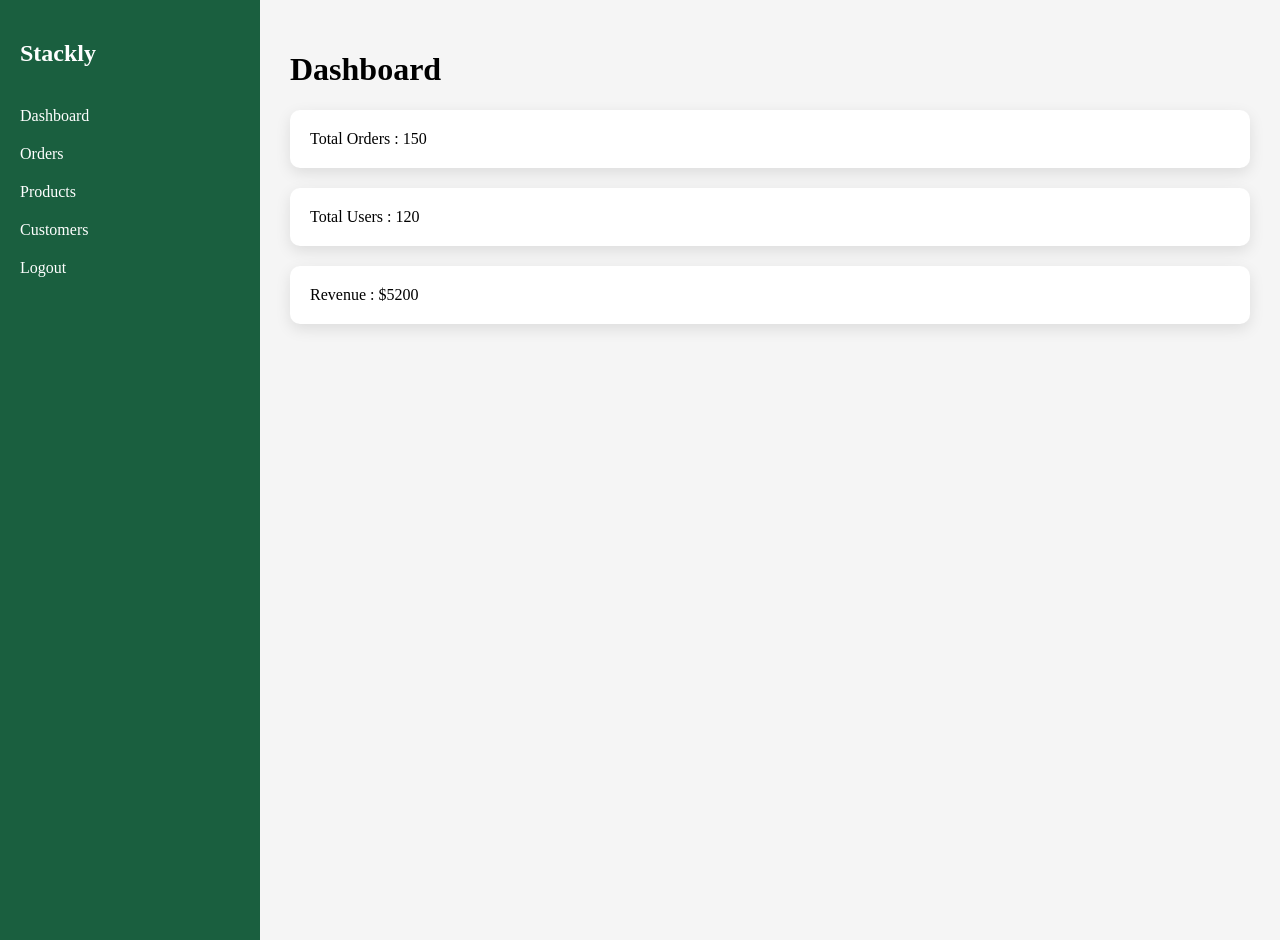
<file: dashbord.html>
<!DOCTYPE html>
<html>
<head>

<title>Dashboard</title>

<style>

body{
font-family:Segoe UI;
margin:0;
display:flex;
}

.sidebar{
width:220px;
background:#1a5f3f;
height:100vh;
color:white;
padding:20px;
}

.sidebar h2{
margin-bottom:30px;
}

.sidebar a{
display:block;
color:white;
text-decoration:none;
padding:10px 0;
}

.sidebar a:hover{
color:#ffd700;
}

.content{
flex:1;
padding:30px;
background:#f5f5f5;
}

.card{
background:white;
padding:20px;
border-radius:10px;
margin-bottom:20px;
box-shadow:0 5px 15px rgba(0,0,0,0.1);
}

</style>

</head>

<body>

<div class="sidebar">

<h2>Stackly</h2>

<a href="404.html">Dashboard</a>
<a href="404.html">Orders</a>
<a href="404.html">Products</a>
<a href="404.html">Customers</a>
<a href="login.html">Logout</a>

</div>

<div class="content">

<h1>Dashboard</h1>

<div class="card">
Total Orders : 150
</div>

<div class="card">
Total Users : 120
</div>

<div class="card">
Revenue : $5200
</div>

</div>

</body>
</html>
</file>
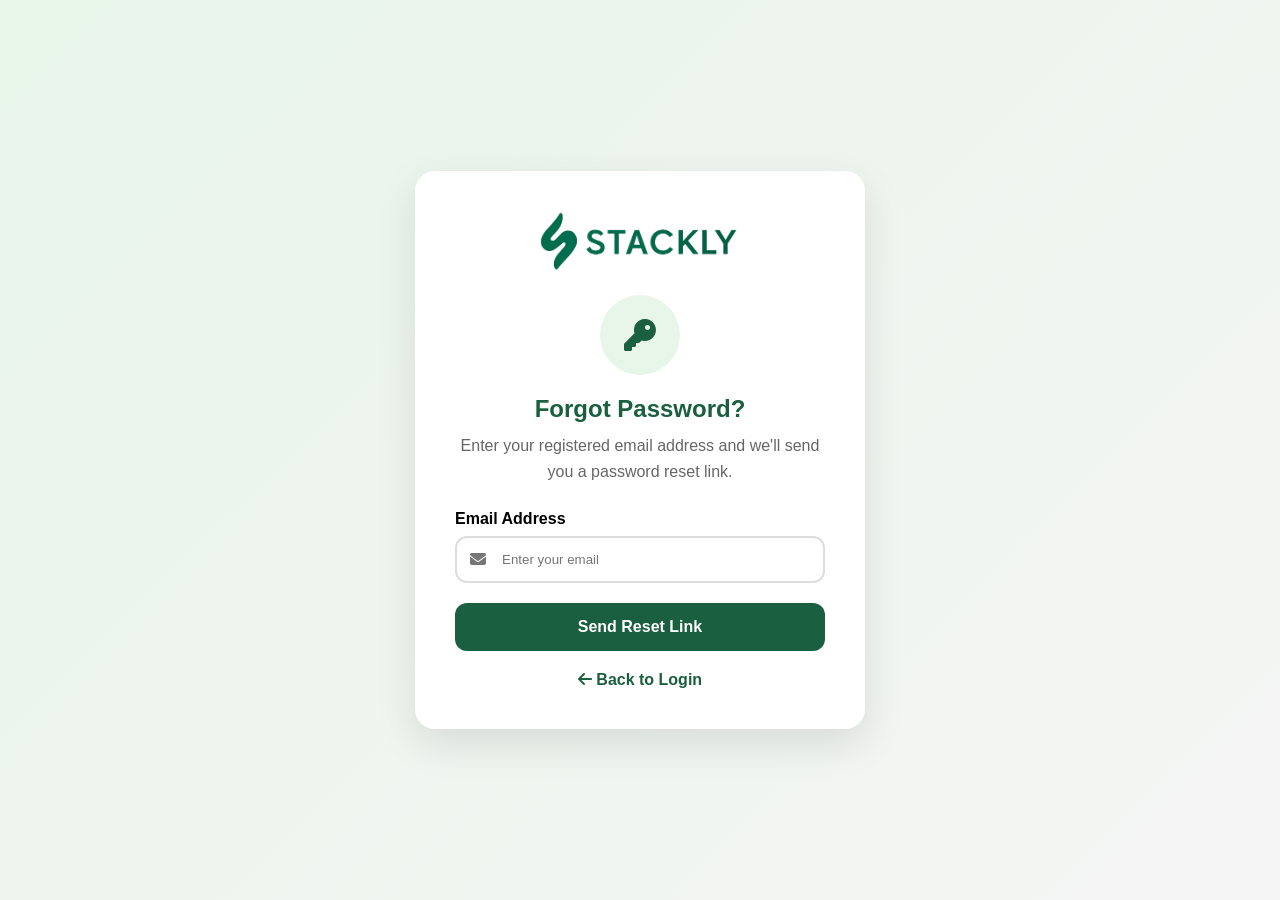
<file: forgot.html>
<!DOCTYPE html>
<html lang="en">
<head>
<meta charset="UTF-8">
<meta name="viewport" content="width=device-width, initial-scale=1.0">
<title>Forgot Password - Stackly Grocery</title>

<link rel="stylesheet" href="https://cdnjs.cloudflare.com/ajax/libs/font-awesome/6.4.0/css/all.min.css">

<style>
:root{
    --primary:#1a5f3f;
    --primary-light:#2d8f5f;
}

*{
    margin:0;
    padding:0;
    box-sizing:border-box;
    font-family:'Segoe UI',sans-serif;
}

body{
    background:linear-gradient(135deg,#e8f5e9,#f5f5f5);
    min-height:100vh;
    display:flex;
    justify-content:center;
    align-items:center;
    padding:20px;
}

.forgot-card{
    width:100%;
    max-width:450px;
    background:#fff;
    padding:40px;
    border-radius:20px;
    box-shadow:0 15px 40px rgba(0,0,0,.1);
}

.logo{
    text-align:center;
    margin-bottom:20px;
}

.logo img{
    height:60px;
}

.icon-box{
    width:80px;
    height:80px;
    background:#e8f5e9;
    color:#1a5f3f;
    border-radius:50%;
    display:flex;
    align-items:center;
    justify-content:center;
    font-size:32px;
    margin:0 auto 20px;
}

h2{
    text-align:center;
    color:#1a5f3f;
    margin-bottom:10px;
}

.subtitle{
    text-align:center;
    color:#666;
    margin-bottom:25px;
    line-height:1.6;
}

.form-group{
    margin-bottom:20px;
}

label{
    display:block;
    margin-bottom:8px;
    font-weight:600;
}

.input-box{
    position:relative;
}

.input-box i{
    position:absolute;
    left:15px;
    top:50%;
    transform:translateY(-50%);
    color:#777;
}

.input-box input{
    width:100%;
    padding:14px 15px 14px 45px;
    border:2px solid #ddd;
    border-radius:12px;
    outline:none;
}

.input-box input:focus{
    border-color:#1a5f3f;
}

.reset-btn{
    width:100%;
    border:none;
    background:#1a5f3f;
    color:white;
    padding:15px;
    border-radius:12px;
    font-size:16px;
    font-weight:600;
    cursor:pointer;
}

.reset-btn:hover{
    background:#2d8f5f;
}

.back-login{
    text-align:center;
    margin-top:20px;
}

.back-login a{
    color:#1a5f3f;
    text-decoration:none;
    font-weight:600;
}

.success-msg{
    display:none;
    margin-top:20px;
    background:#e8f5e9;
    color:#1a5f3f;
    padding:12px;
    border-radius:10px;
    text-align:center;
}
</style>
</head>
<body>

<div class="forgot-card">

    <div class="logo">
        <img src="image/logo.webp" alt="Stackly Logo">
    </div>

    <div class="icon-box">
        <i class="fas fa-key"></i>
    </div>

    <h2>Forgot Password?</h2>

    <p class="subtitle">
        Enter your registered email address and we'll send you a password reset link.
    </p>

    <form onsubmit="sendReset(event)">

        <div class="form-group">
            <label>Email Address</label>
            <div class="input-box">
                <i class="fas fa-envelope"></i>
                <input type="email" required placeholder="Enter your email">
            </div>
        </div>

        <button class="reset-btn" type="submit">
            Send Reset Link
        </button>

        <div class="success-msg" id="successMsg">
            Password reset link sent successfully!
        </div>

        <div class="back-login">
            <a href="login.html">
                <i class="fas fa-arrow-left"></i>
                Back to Login
            </a>
        </div>

    </form>

</div>

<script>
function sendReset(e){
    e.preventDefault();
    document.getElementById("successMsg").style.display="block";
}
</script>

</body>
</html>
</file>
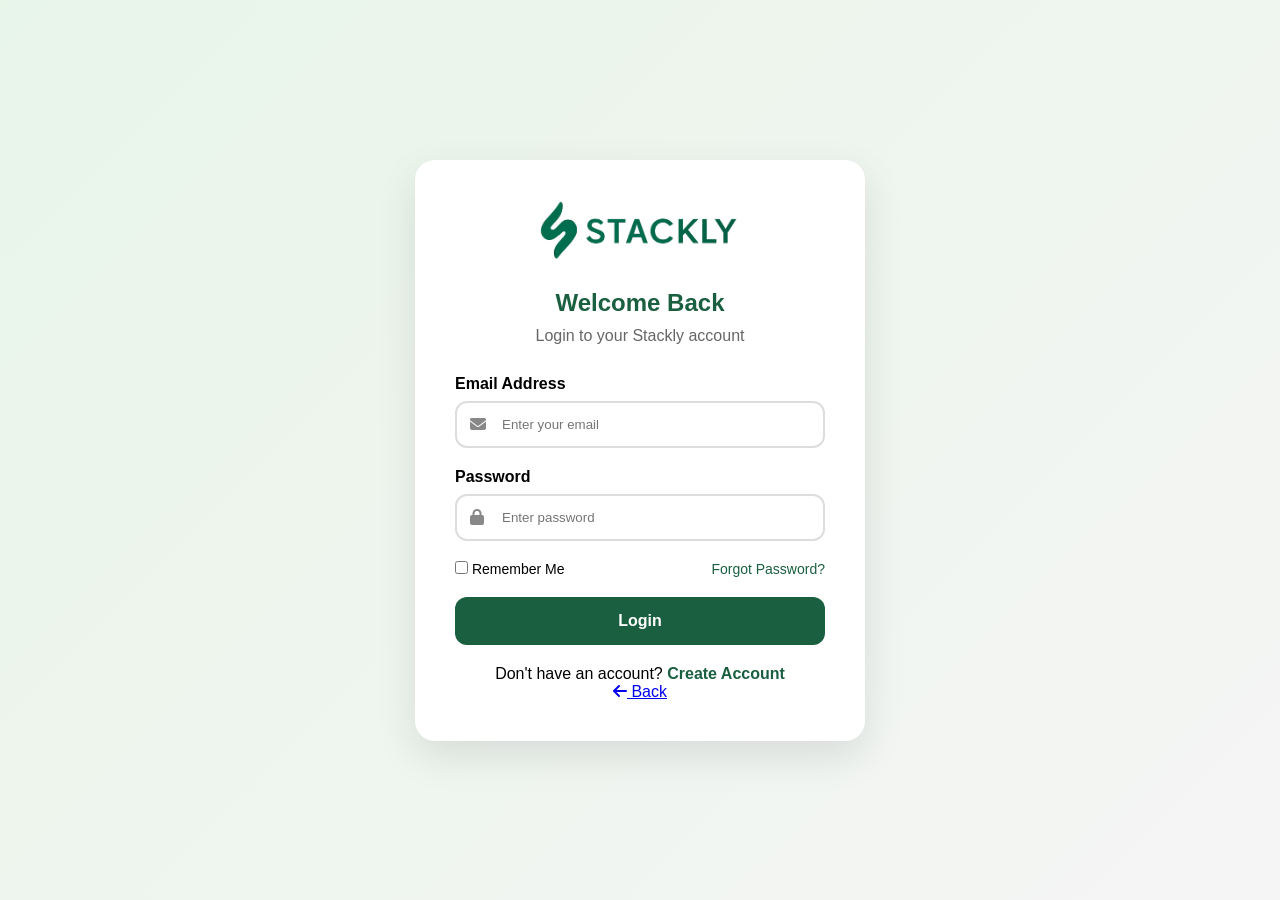
<file: login.html>
<!DOCTYPE html>
<html lang="en">
<head>
<meta charset="UTF-8">
<meta name="viewport" content="width=device-width, initial-scale=1.0">
<title>Login - Stackly Grocery</title>

<link rel="stylesheet" href="https://cdnjs.cloudflare.com/ajax/libs/font-awesome/6.4.0/css/all.min.css">

<style>
:root{
    --primary:#1a5f3f;
    --primary-light:#2d8f5f;
    --bg:#f5f5f5;
}

*{
    margin:0;
    padding:0;
    box-sizing:border-box;
    font-family:'Segoe UI',sans-serif;
}

body{
    background:linear-gradient(135deg,#e8f5e9,#f5f5f5);
    min-height:100vh;
    display:flex;
    align-items:center;
    justify-content:center;
    padding:20px;
}

.login-card{
    width:100%;
    max-width:450px;
    background:#fff;
    border-radius:20px;
    padding:40px;
    box-shadow:0 15px 40px rgba(0,0,0,.1);
}

.logo{
    text-align:center;
    margin-bottom:25px;
}

.logo img{
    height:60px;
}

h2{
    text-align:center;
    color:var(--primary);
    margin-bottom:10px;
}

.subtitle{
    text-align:center;
    color:#666;
    margin-bottom:30px;
}

.form-group{
    margin-bottom:20px;
}

.form-group label{
    display:block;
    margin-bottom:8px;
    font-weight:600;
}

.input-box{
    position:relative;
}

.input-box i{
    position:absolute;
    left:15px;
    top:50%;
    transform:translateY(-50%);
    color:#888;
}

.input-box input{
    width:100%;
    padding:14px 15px 14px 45px;
    border:2px solid #ddd;
    border-radius:12px;
    outline:none;
}

.input-box input:focus{
    border-color:var(--primary);
}

.options{
    display:flex;
    justify-content:space-between;
    align-items:center;
    margin-bottom:20px;
    font-size:14px;
}

.options a{
    color:var(--primary);
    text-decoration:none;
}

.login-btn{
    width:100%;
    background:var(--primary);
    color:#fff;
    border:none;
    padding:15px;
    border-radius:12px;
    font-size:16px;
    font-weight:600;
    cursor:pointer;
}

.login-btn:hover{
    background:var(--primary-light);
}

.signup{
    text-align:center;
    margin-top:20px;
}

.signup a{
    color:var(--primary);
    text-decoration:none;
    font-weight:600;
}

@media(max-width:480px){
    .login-card{
        padding:25px;
    }
}
.back-btn-container{
    display:flex;
    justify-content:center;
    align

.back-btn{
    display:inline-flex;
    align-items:center;
    justify-content:center;
    gap:8px;
    text-decoration:none;
    color:#1a5f3f;
    font-weight:600;
    padding:10px 20px;
    border:2px solid #1a5f3f;
    border-radius:10px;
    transition:0.3s;
}

.back-btn:hover{
    background:#1a5f3f;
    color:#fff;
}
</style>
</head>
<body>

<div class="login-card">

    <div class="logo">
        <img src="image/logo.webp" alt="Stackly">
    </div>

    <h2>Welcome Back</h2>
    <p class="subtitle">Login to your Stackly account</p>

    <form action="404.html">

        <div class="form-group">
            <label>Email Address</label>
            <div class="input-box">
                <i class="fas fa-envelope"></i>
                <input type="email" placeholder="Enter your email" required>
            </div>
        </div>

        <div class="form-group">
            <label>Password</label>
            <div class="input-box">
                <i class="fas fa-lock"></i>
                <input type="password" placeholder="Enter password" required>
            </div>
        </div>

        <div class="options">
            <label>
                <input type="checkbox">
                Remember Me
            </label>

            <a href="forgot.html">Forgot Password?</a>
        </div>

        <button type="submit" class="login-btn">
            Login
        </button>

        <div class="signup">
            Don't have an account?
            <a href="register.html">Create Account</a>
        </div>
        <div class="back-btn-container">
    <a href="index.html" class="back-btn">
        <i class="fas fa-arrow-left"></i> Back
    </a>
</div>

    </form>

</div>

</body>
</html>
</file>
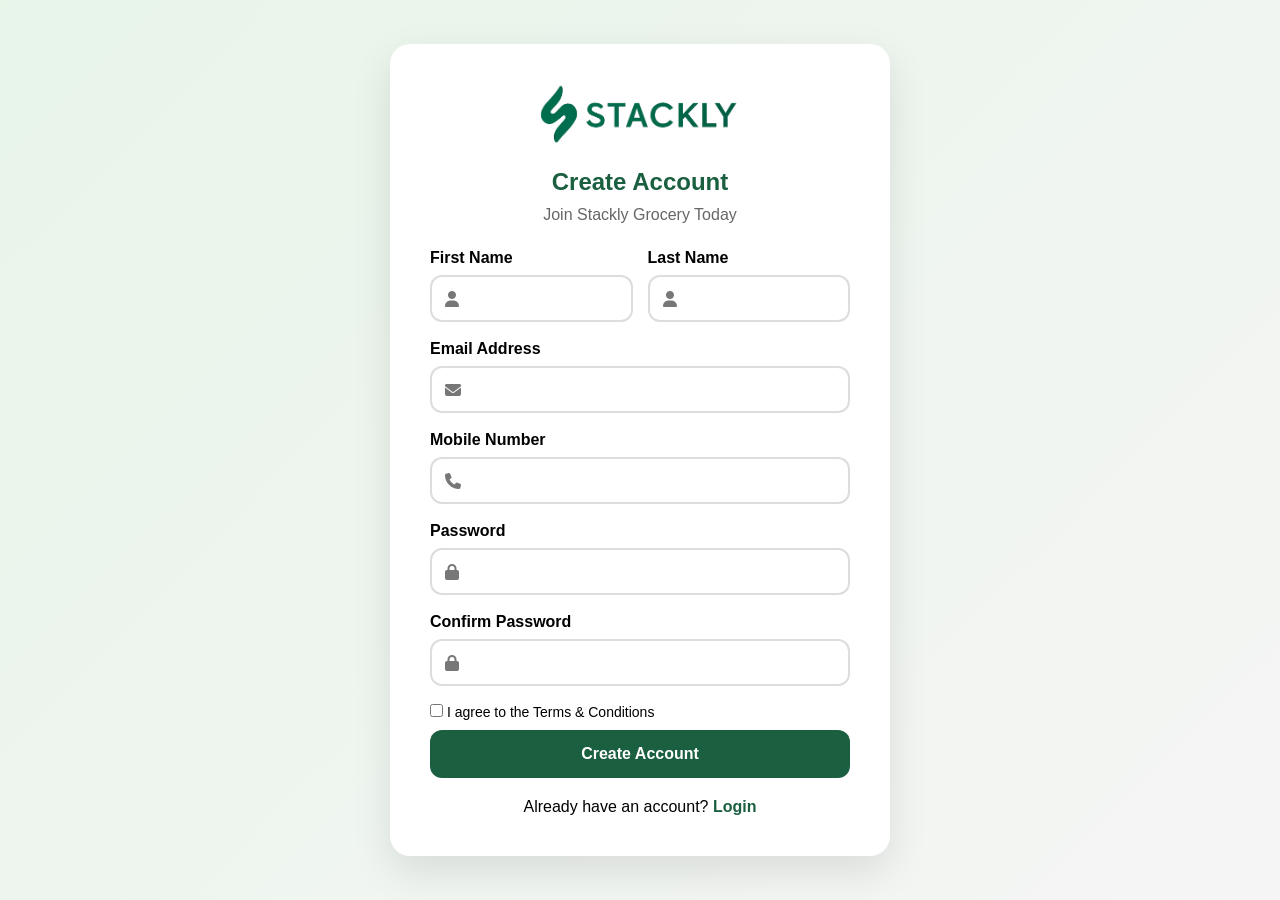
<file: register.html>
<!DOCTYPE html>
<html lang="en">
<head>
<meta charset="UTF-8">
<meta name="viewport" content="width=device-width, initial-scale=1.0">
<title>Create Account - Stackly Grocery</title>

<link rel="stylesheet" href="https://cdnjs.cloudflare.com/ajax/libs/font-awesome/6.4.0/css/all.min.css">

<style>
:root{
    --primary:#1a5f3f;
    --primary-light:#2d8f5f;
}

*{
    margin:0;
    padding:0;
    box-sizing:border-box;
    font-family:'Segoe UI',sans-serif;
}

body{
    background:linear-gradient(135deg,#e8f5e9,#f5f5f5);
    min-height:100vh;
    display:flex;
    justify-content:center;
    align-items:center;
    padding:20px;
}

.signup-card{
    width:100%;
    max-width:500px;
    background:#fff;
    padding:40px;
    border-radius:20px;
    box-shadow:0 15px 40px rgba(0,0,0,.1);
}

.logo{
    text-align:center;
    margin-bottom:20px;
}

.logo img{
    height:60px;
}

h2{
    text-align:center;
    color:var(--primary);
    margin-bottom:10px;
}

.subtitle{
    text-align:center;
    color:#666;
    margin-bottom:25px;
}

.form-group{
    margin-bottom:18px;
}

.form-group label{
    display:block;
    margin-bottom:8px;
    font-weight:600;
}

.input-box{
    position:relative;
}

.input-box i{
    position:absolute;
    left:15px;
    top:50%;
    transform:translateY(-50%);
    color:#777;
}

.input-box input{
    width:100%;
    padding:14px 15px 14px 45px;
    border:2px solid #ddd;
    border-radius:12px;
    outline:none;
}

.input-box input:focus{
    border-color:var(--primary);
}

.row{
    display:grid;
    grid-template-columns:1fr 1fr;
    gap:15px;
}

.signup-btn{
    width:100%;
    padding:15px;
    border:none;
    border-radius:12px;
    background:var(--primary);
    color:white;
    font-size:16px;
    font-weight:600;
    cursor:pointer;
    margin-top:10px;
}

.signup-btn:hover{
    background:var(--primary-light);
}

.login-link{
    text-align:center;
    margin-top:20px;
}

.login-link a{
    color:var(--primary);
    text-decoration:none;
    font-weight:600;
}

.terms{
    margin-top:15px;
    font-size:14px;
}

@media(max-width:600px){
    .row{
        grid-template-columns:1fr;
    }

    .signup-card{
        padding:25px;
    }
}
</style>
</head>
<body>

<div class="signup-card">

    <div class="logo">
        <img src="image/logo.webp" alt="Stackly Logo">
    </div>

    <h2>Create Account</h2>
    <p class="subtitle">Join Stackly Grocery Today</p>

    <form action="login.html">

        <div class="row">

            <div class="form-group">
                <label>First Name</label>
                <div class="input-box">
                    <i class="fas fa-user"></i>
                    <input type="text" required>
                </div>
            </div>

            <div class="form-group">
                <label>Last Name</label>
                <div class="input-box">
                    <i class="fas fa-user"></i>
                    <input type="text" required>
                </div>
            </div>

        </div>

        <div class="form-group">
            <label>Email Address</label>
            <div class="input-box">
                <i class="fas fa-envelope"></i>
                <input type="email" required>
            </div>
        </div>

        <div class="form-group">
            <label>Mobile Number</label>
            <div class="input-box">
                <i class="fas fa-phone"></i>
                <input type="tel" required>
            </div>
        </div>

        <div class="form-group">
            <label>Password</label>
            <div class="input-box">
                <i class="fas fa-lock"></i>
                <input type="password" required>
            </div>
        </div>

        <div class="form-group">
            <label>Confirm Password</label>
            <div class="input-box">
                <i class="fas fa-lock"></i>
                <input type="password" required>
            </div>
        </div>

        <div class="terms">
            <label>
                <input type="checkbox" required>
                I agree to the Terms & Conditions
            </label>
        </div>

        <button type="submit" class="signup-btn">
            Create Account
        </button>

        <div class="login-link">
            Already have an account?
            <a href="login.html">Login</a>
        </div>

    </form>

</div>

</body>
</html>
</file>
<file: css/main.css>
<style>
        * {
            margin: 0;
            padding: 0;
            box-sizing: border-box;
        }

        :root {
            --primary: #1a5f3f;
            --primary-light: #2d8f5f;
            --secondary: #e8f5e9;
            --accent: #ff6b35;
            --text-dark: #1a1a1a;
            --text-light: #666;
            --white: #ffffff;
            --gray-bg: #f5f5f5;
            --transition: all 0.3s cubic-bezier(0.4, 0, 0.2, 1);
        }

        html {
            scroll-behavior: smooth;
        }

        body {
            font-family: 'Segoe UI', Tahoma, Geneva, Verdana, sans-serif;
            color: var(--text-dark);
            overflow-x: hidden;
        }

        /* Header Styles */
        .top-bar {
            background: var(--primary);
            color: var(--white);
            padding: 8px 0;
            font-size: 14px;
        }

        .container {
            max-width: 1400px;
            margin: 0 auto;
            padding: 0 20px;
        }

        .top-bar-content {
            display: flex;
            justify-content: space-between;
            align-items: center;
        }

        .top-bar-left {
            display: flex;
            align-items: center;
            gap: 20px;
        }

        .top-bar a {
            color: var(--white);
            text-decoration: none;
            transition: var(--transition);
        }

        .top-bar a:hover {
            opacity: 0.8;
        }

        /* Main Header */
        .main-header {
            background: var(--white);
            box-shadow: 0 2px 20px rgba(0,0,0,0.08);
            position: sticky;
            top: 0;
            z-index: 1000;
            animation: slideDown 0.5s ease;
        }

        @keyframes slideDown {
            from { transform: translateY(-100%); }
            to { transform: translateY(0); }
        }

        .header-content {
            display: flex;
            align-items: center;
            justify-content: space-between;
            padding: 15px 0;
            gap: 30px;
        }

        .logo {
            display: flex;
            align-items: center;
            gap: 10px;
            font-size: 28px;
            font-weight: 800;
            color: var(--primary);
            text-decoration: none;
            transition: var(--transition);
        }

        .logo:hover {
            transform: scale(1.05);
        }

        .logo-icon {
            width: 40px;
            height: 40px;
            background: linear-gradient(135deg, var(--primary), var(--primary-light));
            border-radius: 50%;
            display: flex;
            align-items: center;
            justify-content: center;
            color: white;
        }

        /* Navigation */
        .nav-menu {
            display: flex;
            list-style: none;
            gap: 30px;
        }

        .nav-menu a {
            text-decoration: none;
            color: var(--text-dark);
            font-weight: 500;
            position: relative;
            padding: 5px 0;
            transition: var(--transition);
        }

        .nav-menu a::after {
            content: '';
            position: absolute;
            bottom: 0;
            left: 0;
            width: 0;
            height: 2px;
            background: var(--primary);
            transition: var(--transition);
        }

        .nav-menu a:hover::after {
            width: 100%;
        }

        .nav-menu a:hover {
            color: var(--primary);
        }
        .dropdown{
    position:relative;
}

.dropdown-menu{
    position:absolute;
    top:100%;
    left:0;
    background:#fff;
    list-style:none;
    padding:10px 0;
    min-width:160px;
    box-shadow:0 10px 25px rgba(0,0,0,0.1);
    opacity:0;
    visibility:hidden;
    transform:translateY(10px);
    transition:0.3s;
}

.dropdown-menu li{
    padding:8px 20px;
}

.dropdown-menu li a{
    color:#333;
    text-decoration:none;
    display:block;
}

.dropdown-menu li a:hover{
    color:#1a5f3f;
}

.dropdown:hover .dropdown-menu{
    opacity:1;
    visibility:visible;
    transform:translateY(0);
}
.logo-img{
    height:40px;
    width:auto;
}
.dropdown > a{
    display:flex;
    align-items:center;
    gap:6px;
}

.dropdown > a i{
    font-size:12px;
}

        /* Search Bar */
        .search-container {
            flex: 1;
            max-width: 500px;
            position: relative;
        }

        .search-box {
            display: flex;
            border: 2px solid var(--primary);
            border-radius: 30px;
            overflow: hidden;
            transition: var(--transition);
        }

        .search-box:focus-within {
            box-shadow: 0 0 0 3px rgba(26, 95, 63, 0.1);
        }

        .category-select {
            background: var(--gray-bg);
            border: none;
            padding: 12px 20px;
            cursor: pointer;
            font-weight: 500;
            color: var(--text-dark);
        }

        .search-input {
            flex: 1;
            border: none;
            padding: 12px 20px;
            outline: none;
            font-size: 14px;
        }

        .search-btn {
            background: var(--primary);
            color: white;
            border: none;
            padding: 0 25px;
            cursor: pointer;
            transition: var(--transition);
        }

        .search-btn:hover {
            background: var(--primary-light);
        }

        /* Header Actions */
        .header-actions {
            display: flex;
            gap: 25px;
            align-items: center;
        }

        .action-btn {
            display: flex;
            flex-direction: column;
            align-items: center;
            gap: 5px;
            text-decoration: none;
            color: var(--text-dark);
            font-size: 12px;
            position: relative;
            transition: var(--transition);
        }

        .action-btn:hover {
            color: var(--primary);
            transform: translateY(-2px);
        }

        .action-btn i {
            font-size: 20px;
        }

        .badge {
            position: absolute;
            top: -5px;
            right: -5px;
            background: var(--accent);
            color: white;
            width: 18px;
            height: 18px;
            border-radius: 50%;
            display: flex;
            align-items: center;
            justify-content: center;
            font-size: 10px;
            font-weight: bold;
            animation: pulse 2s infinite;
        }

        @keyframes pulse {
            0%, 100% { transform: scale(1); }
            50% { transform: scale(1.1); }
        }

        /* Hero Section */
        .hero-section {
            background: linear-gradient(135deg, #fff9e6 0%, #fff3cd 100%);
            padding: 60px 0;
            position: relative;
            overflow: hidden;
        }

        .hero-section::before {
            content: '';
            position: absolute;
            top: -50%;
            right: -10%;
            width: 600px;
            height: 600px;
            background: radial-gradient(circle, rgba(26,95,63,0.05) 0%, transparent 70%);
            border-radius: 50%;
            animation: float 6s ease-in-out infinite;
        }

        @keyframes float {
            0%, 100% { transform: translateY(0) rotate(0deg); }
            50% { transform: translateY(-20px) rotate(5deg); }
        }

        .hero-content {
            display: grid;
            grid-template-columns: 1fr 1fr;
            gap: 50px;
            align-items: center;
        }

        .hero-text {
            animation: fadeInLeft 0.8s ease;
        }

        @keyframes fadeInLeft {
            from {
                opacity: 0;
                transform: translateX(-30px);
            }
            to {
                opacity: 1;
                transform: translateX(0);
            }
        }

        .hero-title {
            font-size: 52px;
            font-weight: 800;
            line-height: 1.1;
            margin-bottom: 20px;
            color: var(--text-dark);
        }

        .hero-title span {
            color: var(--primary);
            position: relative;
            display: inline-block;
        }

        .hero-title span::after {
            content: '';
            position: absolute;
            bottom: 5px;
            left: 0;
            width: 100%;
            height: 8px;
            background: rgba(26, 95, 63, 0.2);
            z-index: -1;
            transform: skewX(-10deg);
        }

        .hero-desc {
            font-size: 16px;
            color: var(--text-light);
            margin-bottom: 30px;
            line-height: 1.6;
        }

        .newsletter-form {
            display: flex;
            gap: 10px;
            max-width: 400px;
        }

        .email-input {
            flex: 1;
            padding: 15px 20px;
            border: 2px solid #ddd;
            border-radius: 30px;
            outline: none;
            transition: var(--transition);
        }

        .email-input:focus {
            border-color: var(--primary);
        }

        .subscribe-btn {
            background: var(--primary);
            color: white;
            border: none;
            padding: 15px 30px;
            border-radius: 30px;
            cursor: pointer;
            font-weight: 600;
            display: flex;
            align-items: center;
            gap: 8px;
            transition: var(--transition);
            position: relative;
            overflow: hidden;
        }

        .subscribe-btn::before {
            content: '';
            position: absolute;
            top: 0;
            left: -100%;
            width: 100%;
            height: 100%;
            background: linear-gradient(90deg, transparent, rgba(255,255,255,0.3), transparent);
            transition: 0.5s;
        }

        .subscribe-btn:hover::before {
            left: 100%;
        }

        .subscribe-btn:hover {
            background: var(--primary-light);
            transform: translateY(-2px);
            box-shadow: 0 10px 30px rgba(26, 95, 63, 0.3);
        }

        .hero-image {
            position: relative;
            animation: fadeInRight 0.8s ease;
        }

        @keyframes fadeInRight {
            from {
                opacity: 0;
                transform: translateX(30px);
            }
            to {
                opacity: 1;
                transform: translateX(0);
            }
        }

        .hero-img {
            width: 100%;
            max-width: 500px;
            border-radius: 20px;
            box-shadow: 0 30px 60px rgba(0,0,0,0.15);
            transition: var(--transition);
        }

        .hero-img:hover {
            transform: scale(1.02) rotate(1deg);
        }

        .floating-badge {
            position: absolute;
            background: white;
            padding: 15px 25px;
            border-radius: 15px;
            box-shadow: 0 10px 30px rgba(0,0,0,0.1);
            animation: float 3s ease-in-out infinite;
        }

        .badge-1 {
            top: 20%;
            left: -20px;
            animation-delay: 0s;
        }

        .badge-2 {
            bottom: 20%;
            right: -20px;
            animation-delay: 1.5s;
        }

        /* Categories Section */
        .categories-section {
            padding: 60px 0;
            background: var(--white);
        }

        .section-header {
            display: flex;
            justify-content: space-between;
            align-items: center;
            margin-bottom: 40px;
        }

        .section-title {
            font-size: 32px;
            font-weight: 700;
            position: relative;
            display: inline-block;
        }

        .section-title::after {
            content: '';
            position: absolute;
            bottom: -10px;
            left: 0;
            width: 60px;
            height: 4px;
            background: var(--primary);
            border-radius: 2px;
        }

        .nav-arrows {
            display: flex;
            gap: 10px;
        }

        .arrow-btn {
            width: 45px;
            height: 45px;
            border: 2px solid var(--primary);
            background: transparent;
            border-radius: 50%;
            cursor: pointer;
            display: flex;
            align-items: center;
            justify-content: center;
            transition: var(--transition);
            color: var(--primary);
        }

        .arrow-btn:hover {
            background: var(--primary);
            color: white;
            transform: translateX(3px);
        }

        .arrow-btn.prev:hover {
            transform: translateX(-3px);
        }

        .categories-grid {
            display: grid;
            grid-template-columns: repeat(auto-fit, minmax(120px, 1fr));
            gap: 20px;
        }

        .category-card {
            background: var(--gray-bg);
            border-radius: 20px;
            padding: 25px 15px;
            text-align: center;
            cursor: pointer;
            transition: var(--transition);
            position: relative;
            overflow: hidden;
        }

        .category-card::before {
            content: '';
            position: absolute;
            top: 0;
            left: 0;
            width: 100%;
            height: 100%;
            background: var(--primary);
            transform: translateY(100%);
            transition: var(--transition);
            z-index: 0;
        }

        .category-card:hover::before {
            transform: translateY(0);
        }

        .category-card:hover {
            transform: translateY(-10px);
            box-shadow: 0 20px 40px rgba(26, 95, 63, 0.2);
        }

        .category-icon {
            width: 70px;
            height: 70px;
            background: white;
            border-radius: 50%;
            display: flex;
            align-items: center;
            justify-content: center;
            margin: 0 auto 15px;
            font-size: 30px;
            position: relative;
            z-index: 1;
            transition: var(--transition);
        }

        .category-card:hover .category-icon {
            transform: scale(1.1) rotate(5deg);
        }

        .category-name {
            font-weight: 600;
            font-size: 14px;
            position: relative;
            z-index: 1;
            transition: var(--transition);
        }

        .category-card:hover .category-name {
            color: white;
        }

        .category-count {
            font-size: 12px;
            color: var(--text-light);
            position: relative;
            z-index: 1;
            transition: var(--transition);
        }

        .category-card:hover .category-count {
            color: rgba(255,255,255,0.8);
        }

        /* Promo Banners */
        .promo-section {
            padding: 40px 0;
        }

        .promo-grid {
            display: grid;
            grid-template-columns: repeat(3, 1fr);
            gap: 25px;
        }

        .promo-card {
            border-radius: 20px;
            padding: 40px;
            position: relative;
            overflow: hidden;
            min-height: 250px;
            display: flex;
            flex-direction: column;
            justify-content: center;
            transition: var(--transition);
        }

        .promo-card:hover {
            transform: translateY(-5px);
            box-shadow: 0 20px 40px rgba(0,0,0,0.1);
        }

        .promo-1 {
            background: linear-gradient(135deg, #ffeaa7 0%, #fdcb6e 100%);
        }

        .promo-2 {
            background: linear-gradient(135deg, #dfe6e9 0%, #b2bec3 100%);
        }

        .promo-3 {
            background: linear-gradient(135deg, #55efc4 0%, #00b894 100%);
        }

        .promo-title {
            font-size: 24px;
            font-weight: 700;
            margin-bottom: 10px;
            max-width: 200px;
        }

        .promo-desc {
            font-size: 14px;
            color: var(--text-light);
            margin-bottom: 20px;
        }

        .promo-btn {
            background: var(--primary);
            color: white;
            border: none;
            padding: 12px 25px;
            border-radius: 25px;
            cursor: pointer;
            font-weight: 600;
            width: fit-content;
            transition: var(--transition);
            display: flex;
            align-items: center;
            gap: 8px;
        }

        .promo-btn:hover {
            background: var(--text-dark);
            transform: translateX(5px);
        }

        .promo-img {
            position: absolute;
            right: -20px;
            bottom: -20px;
            width: 200px;
            height: 200px;
            object-fit: contain;
            transition: var(--transition);
        }

        .promo-card:hover .promo-img {
            transform: scale(1.1) rotate(5deg);
        }

        /* Products Section */
        .products-section {
            padding: 60px 0;
            background: var(--gray-bg);
        }

        .tabs-container {
            display: flex;
            gap: 30px;
            margin-bottom: 40px;
            border-bottom: 2px solid #ddd;
            padding-bottom: 15px;
        }

        .tab {
            background: none;
            border: none;
            font-size: 16px;
            font-weight: 600;
            color: var(--text-light);
            cursor: pointer;
            position: relative;
            transition: var(--transition);
            padding: 5px 0;
        }

        .tab.active {
            color: var(--primary);
        }

        .tab::after {
            content: '';
            position: absolute;
            bottom: -17px;
            left: 0;
            width: 0;
            height: 3px;
            background: var(--primary);
            transition: var(--transition);
        }

        .tab.active::after,
        .tab:hover::after {
            width: 100%;
        }

        .products-grid {
            display: grid;
            grid-template-columns: repeat(auto-fill, minmax(260px, 1fr));
            gap: 25px;
        }

        .product-card {
            background: white;
            border-radius: 20px;
            overflow: hidden;
            transition: var(--transition);
            position: relative;
            box-shadow: 0 5px 15px rgba(0,0,0,0.05);
        }

        .product-card:hover {
            transform: translateY(-10px);
            box-shadow: 0 20px 40px rgba(0,0,0,0.1);
        }

        .product-badge {
            position: absolute;
            top: 15px;
            left: 15px;
            background: var(--accent);
            color: white;
            padding: 5px 12px;
            border-radius: 20px;
            font-size: 12px;
            font-weight: 600;
            z-index: 2;
            animation: fadeIn 0.5s ease;
        }

        .product-badge.sale {
            background: #e74c3c;
        }

        .product-badge.new {
            background: #3498db;
        }

        .product-actions {
            position: absolute;
            top: 15px;
            right: 15px;
            display: flex;
            flex-direction: column;
            gap: 10px;
            opacity: 0;
            transform: translateX(20px);
            transition: var(--transition);
            z-index: 2;
        }

        .product-card:hover .product-actions {
            opacity: 1;
            transform: translateX(0);
        }

        .action-icon {
            width: 40px;
            height: 40px;
            background: white;
            border-radius: 50%;
            display: flex;
            align-items: center;
            justify-content: center;
            cursor: pointer;
            box-shadow: 0 5px 15px rgba(0,0,0,0.1);
            transition: var(--transition);
            color: var(--text-dark);
        }

        .action-icon:hover {
            background: var(--primary);
            color: white;
            transform: scale(1.1);
        }

        .product-image {
            height: 200px;
            display: flex;
            align-items: center;
            justify-content: center;
            background: var(--gray-bg);
            position: relative;
            overflow: hidden;
        }

        .product-image img {
            max-height: 80%;
            transition: var(--transition);
        }

        .product-card:hover .product-image img {
            transform: scale(1.1);
        }

        .product-info {
            padding: 20px;
        }

        .product-category {
            font-size: 12px;
            color: var(--text-light);
            text-transform: uppercase;
            letter-spacing: 1px;
            margin-bottom: 8px;
        }

        .product-name {
            font-size: 16px;
            font-weight: 600;
            margin-bottom: 10px;
            line-height: 1.4;
            display: -webkit-box;
            -webkit-line-clamp: 2;
            -webkit-box-orient: vertical;
            overflow: hidden;
        }

        .product-rating {
            display: flex;
            align-items: center;
            gap: 5px;
            margin-bottom: 15px;
        }

        .stars {
            color: #f1c40f;
            font-size: 14px;
        }

        .rating-count {
            font-size: 12px;
            color: var(--text-light);
        }

        .product-footer {
            display: flex;
            justify-content: space-between;
            align-items: center;
        }

        .product-price {
            display: flex;
            align-items: center;
            gap: 10px;
        }

        .current-price {
            font-size: 20px;
            font-weight: 700;
            color: var(--primary);
        }

        .old-price {
            font-size: 14px;
            color: var(--text-light);
            text-decoration: line-through;
        }

        .add-to-cart {
            background: var(--secondary);
            color: var(--primary);
            border: none;
            padding: 10px 20px;
            border-radius: 25px;
            cursor: pointer;
            font-weight: 600;
            display: flex;
            align-items: center;
            gap: 8px;
            transition: var(--transition);
        }

        .add-to-cart:hover {
            background: var(--primary);
            color: white;
            transform: scale(1.05);
        }

        /* Daily Best Sells */
        .daily-section {
            padding: 60px 0;
            background: white;
        }

        .daily-grid {
            display: grid;
            grid-template-columns: 300px 1fr;
            gap: 40px;
            align-items: start;
        }

        .daily-banner {
            background: linear-gradient(135deg, #00b894 0%, #00cec9 100%);
            border-radius: 20px;
            padding: 40px;
            color: white;
            position: relative;
            overflow: hidden;
            min-height: 400px;
        }

        .daily-banner::before {
            content: '';
            position: absolute;
            top: -50%;
            right: -50%;
            width: 100%;
            height: 100%;
            background: rgba(255,255,255,0.1);
            border-radius: 50%;
        }

        .daily-banner h3 {
            font-size: 32px;
            margin-bottom: 20px;
            line-height: 1.3;
        }

        .daily-banner p {
            margin-bottom: 30px;
            opacity: 0.9;
        }

        .shop-now-btn {
            background: white;
            color: var(--primary);
            border: none;
            padding: 15px 30px;
            border-radius: 30px;
            font-weight: 600;
            cursor: pointer;
            transition: var(--transition);
            display: flex;
            align-items: center;
            gap: 10px;
        }

        .shop-now-btn:hover {
            transform: translateX(5px);
            box-shadow: 0 10px 30px rgba(0,0,0,0.2);
        }

        .daily-products {
            display: grid;
            grid-template-columns: repeat(auto-fill, minmax(200px, 1fr));
            gap: 20px;
        }

        .daily-product-card {
            background: white;
            border: 2px solid #eee;
            border-radius: 15px;
            padding: 20px;
            text-align: center;
            transition: var(--transition);
            position: relative;
        }

        .daily-product-card:hover {
            border-color: var(--primary);
            transform: translateY(-5px);
            box-shadow: 0 15px 30px rgba(0,0,0,0.1);
        }

        .daily-product-img {
            height: 150px;
            display: flex;
            align-items: center;
            justify-content: center;
            margin-bottom: 15px;
        }

        .daily-product-img img {
            max-height: 100%;
            transition: var(--transition);
        }

        .daily-product-card:hover .daily-product-img img {
            transform: scale(1.1);
        }

        .progress-bar {
            height: 6px;
            background: #eee;
            border-radius: 3px;
            margin: 15px 0;
            overflow: hidden;
        }

        .progress-fill {
            height: 100%;
            background: var(--primary);
            border-radius: 3px;
            transition: width 1s ease;
        }

        .stock-info {
            font-size: 12px;
            color: var(--text-light);
            margin-bottom: 15px;
        }

        .add-cart-btn {
            width: 100%;
            background: var(--primary);
            color: white;
            border: none;
            padding: 12px;
            border-radius: 25px;
            cursor: pointer;
            font-weight: 600;
            transition: var(--transition);
            display: flex;
            align-items: center;
            justify-content: center;
            gap: 8px;
        }

        .add-cart-btn:hover {
            background: var(--primary-light);
            transform: scale(1.02);
        }

        /* Features Section */
        .features-section {
            background: var(--primary);
            padding: 60px 0;
            color: white;
        }

        .features-grid {
            display: grid;
            grid-template-columns: repeat(5, 1fr);
            gap: 30px;
        }

        .feature-item {
            display: flex;
            align-items: center;
            gap: 15px;
            padding: 20px;
            border-radius: 15px;
            transition: var(--transition);
        }

        .feature-item:hover {
            background: rgba(255,255,255,0.1);
            transform: translateY(-5px);
        }

        .feature-icon {
            width: 50px;
            height: 50px;
            background: rgba(255,255,255,0.2);
            border-radius: 50%;
            display: flex;
            align-items: center;
            justify-content: center;
            font-size: 24px;
        }

        .feature-text h4 {
            font-size: 16px;
            margin-bottom: 5px;
        }

        .feature-text p {
            font-size: 13px;
            opacity: 0.8;
        }






        

        /* Footer */
        .footer {
            background: #1a1a1a;
            color: white;
            padding: 60px 0 20px;
        }

        .footer-grid {
            display: grid;
            grid-template-columns: 2fr 1fr 1fr 1fr 1fr;
            gap: 40px;
            margin-bottom: 40px;
        }

        .footer-brand .logo {
            color: white;
            margin-bottom: 20px;
        }

        .footer-desc {
            color: #aaa;
            line-height: 1.6;
            margin-bottom: 20px;
        }

        .footer-contact {
            display: flex;
            flex-direction: column;
            gap: 10px;
        }

        .contact-item {
            display: flex;
            align-items: center;
            gap: 10px;
            color: #aaa;
        }

        .footer-title {
            font-size: 18px;
            font-weight: 600;
            margin-bottom: 20px;
            position: relative;
            padding-bottom: 10px;
        }

        .footer-title::after {
            content: '';
            position: absolute;
            bottom: 0;
            left: 0;
            width: 40px;
            height: 3px;
            background: var(--primary);
        }

        .footer-links {
            list-style: none;
        }

        .footer-links li {
            margin-bottom: 12px;
        }

        .footer-links a {
            color: #aaa;
            text-decoration: none;
            transition: var(--transition);
            display: flex;
            align-items: center;
            gap: 8px;
        }

        .footer-links a:hover {
            color: white;
            transform: translateX(5px);
        }

        .footer-bottom {
            border-top: 1px solid #333;
            padding-top: 20px;
            display: flex;
            justify-content: space-between;
            align-items: center;
            flex-wrap: wrap;
            gap: 20px;
        }

        .payment-methods {
            display: flex;
            gap: 10px;
        }

        .payment-icon {
            width: 50px;
            height: 30px;
            background: white;
            border-radius: 5px;
            display: flex;
            align-items: center;
            justify-content: center;
            font-size: 20px;
            color: #1a1a1a;
        }

        .social-links {
            display: flex;
            gap: 15px;
        }

        .social-link {
            width: 40px;
            height: 40px;
            background: #333;
            border-radius: 50%;
            display: flex;
            align-items: center;
            justify-content: center;
            color: white;
            text-decoration: none;
            transition: var(--transition);
        }

        .social-link:hover {
            background: var(--primary);
            transform: translateY(-3px);
        }

        /* Mobile Menu */
        .mobile-menu-btn {
            display: none;
            background: none;
            border: none;
            font-size: 24px;
            cursor: pointer;
            color: var(--primary);
        }

        /* Responsive Design */
        @media (max-width: 1200px) {
            .promo-grid {
                grid-template-columns: 1fr;
            }
            
            .features-grid {
                grid-template-columns: repeat(3, 1fr);
            }
            
            .footer-grid {
                grid-template-columns: repeat(2, 1fr);
            }
        }

        @media (max-width: 768px) {
            .top-bar-left {
                font-size: 12px;
            }
            
            .header-content {
                flex-wrap: wrap;
            }
            
            .nav-menu {
                display: none;
                position: absolute;
                top: 100%;
                left: 0;
                width: 100%;
                background: white;
                flex-direction: column;
                padding: 20px;
                box-shadow: 0 10px 30px rgba(0,0,0,0.1);
            }
            
            .nav-menu.active {
                display: flex;
            }
            
            .mobile-menu-btn {
                display: block;
            }
            
            .search-container {
                order: 3;
                width: 100%;
                max-width: none;
                margin-top: 15px;
            }
            
            .hero-content {
                grid-template-columns: 1fr;
                text-align: center;
            }
            
            .hero-title {
                font-size: 36px;
            }
            
            .newsletter-form {
                margin: 0 auto;
            }
            
            .hero-image {
                order: -1;
            }
            
            .categories-grid {
                grid-template-columns: repeat(2, 1fr);
            }
            
            .daily-grid {
                grid-template-columns: 1fr;
            }
            
            .features-grid {
                grid-template-columns: repeat(2, 1fr);
            }
            
            .footer-grid {
                grid-template-columns: 1fr;
            }
            
            .footer-bottom {
                flex-direction: column;
                text-align: center;
            }
        }

        @media (max-width: 480px) {
            .hero-title {
                font-size: 28px;
            }
            
            .products-grid {
                grid-template-columns: 1fr;
            }
            
            .features-grid {
                grid-template-columns: 1fr;
            }
            
            .section-header {
                flex-direction: column;
                gap: 20px;
                text-align: center;
            }
        }

        /* Loading Animation */
        .loader {
            position: fixed;
            top: 0;
            left: 0;
            width: 100%;
            height: 100%;
            background: white;
            display: flex;
            align-items: center;
            justify-content: center;
            z-index: 9999;
            transition: opacity 0.5s ease;
        }

        .loader.hidden {
            opacity: 0;
            pointer-events: none;
        }

        .loader-circle {
            width: 60px;
            height: 60px;
            border: 4px solid var(--gray-bg);
            border-top-color: var(--primary);
            border-radius: 50%;
            animation: spin 1s linear infinite;
        }

        @keyframes spin {
            to { transform: rotate(360deg); }
        }

        /* Scroll Animation Classes */
        .fade-in {
            opacity: 0;
            transform: translateY(30px);
            transition: opacity 0.6s ease, transform 0.6s ease;
        }

        .fade-in.visible {
            opacity: 1;
            transform: translateY(0);
        }

        /* Custom Scrollbar */
        ::-webkit-scrollbar {
            width: 10px;
        }

        ::-webkit-scrollbar-track {
            background: var(--gray-bg);
        }

        ::-webkit-scrollbar-thumb {
            background: var(--primary);
            border-radius: 5px;
        }

        ::-webkit-scrollbar-thumb:hover {
            background: var(--primary-light);
        }
    </style>
</file>
